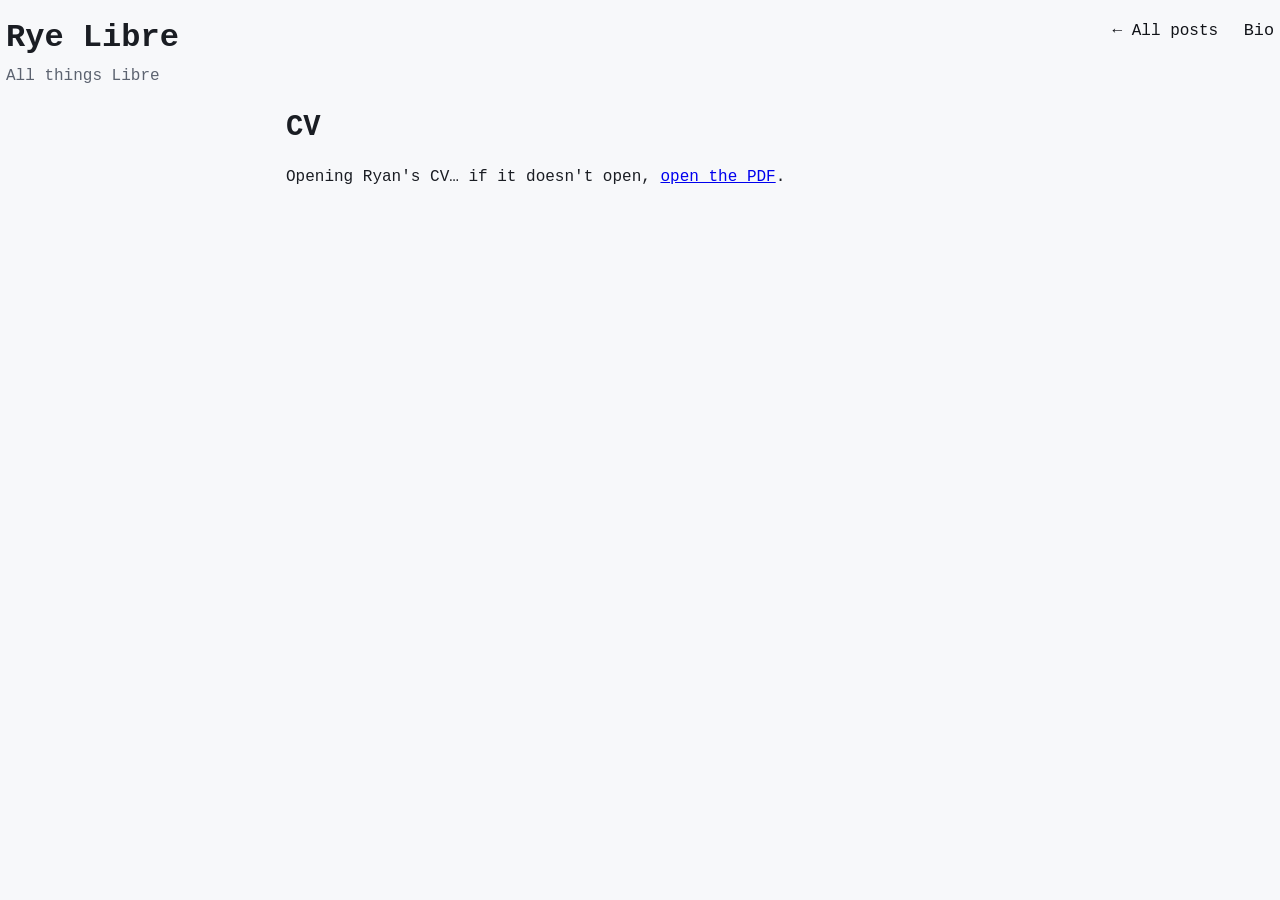
<file: CV/index.html>
<!DOCTYPE html>
<html lang="en">
<head>
<meta charset="UTF-8">
<meta name="viewport" content="width=device-width, initial-scale=1.0">
<title>CV — Rye Libre</title>
<meta name="description" content="Ryan Libre — documentary photographer, curator, educator and filmmaker. CV (PDF).">
<meta http-equiv="refresh" content="0; url=Ryan-Libre-CV.pdf">
<link rel="stylesheet" href="../css/style.css">
<link rel="icon" href="data:,">
</head>
<body>

<header class="site-header">
  <div class="wrap site-header-inner">
    <div>
      <h1 class="site-title"><a href="../index.html" class="site-title-link">Rye Libre</a></h1>
      <p class="site-subtitle">All things Libre</p>
    </div>
    <nav class="site-links">
      <a href="../index.html">&larr; All posts</a>
      <a href="../index.html?tag=Bio" class="bio-link">Bio</a>
    </nav>
  </div>
</header>

<main class="wrap post-page">
  <h1 class="post-title">CV</h1>
  <p>Opening Ryan's CV&hellip; if it doesn't open, <a href="Ryan-Libre-CV.pdf">open the PDF</a>.</p>
</main>

</body>
</html>
</file>
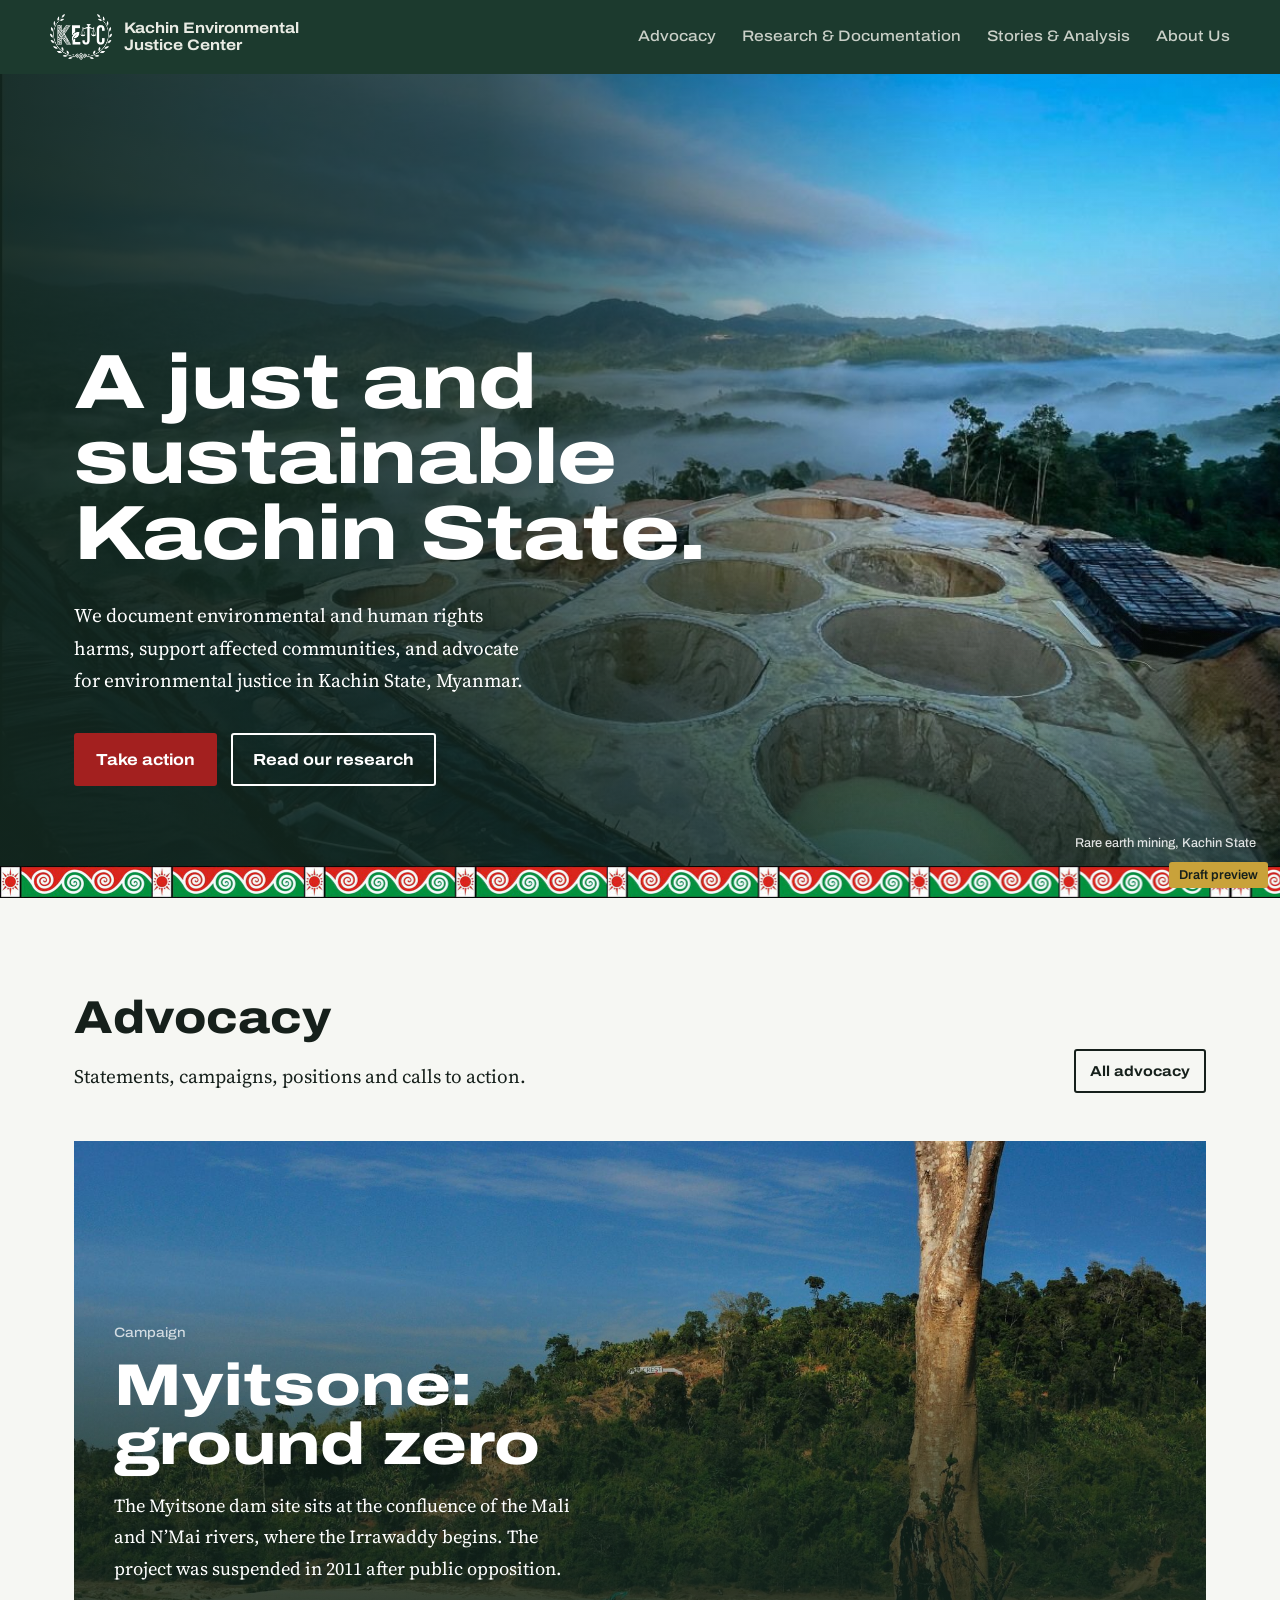
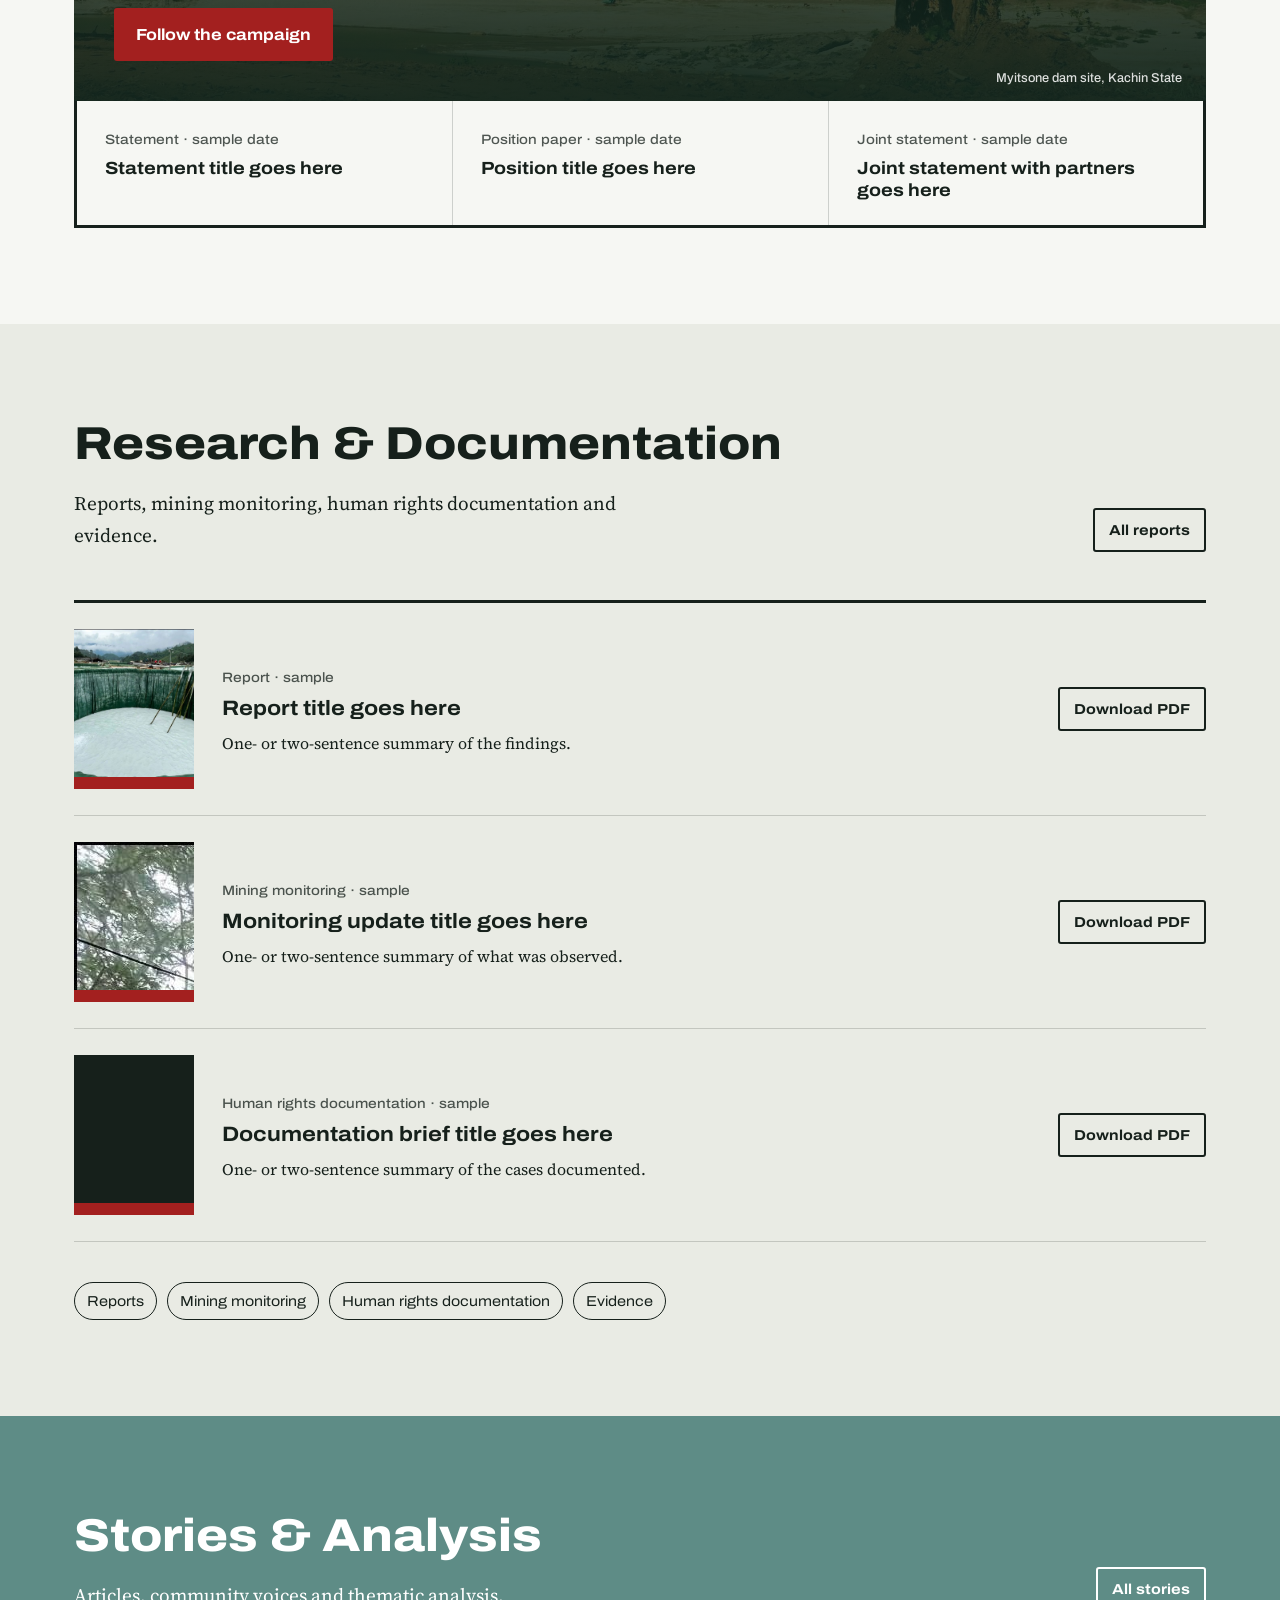
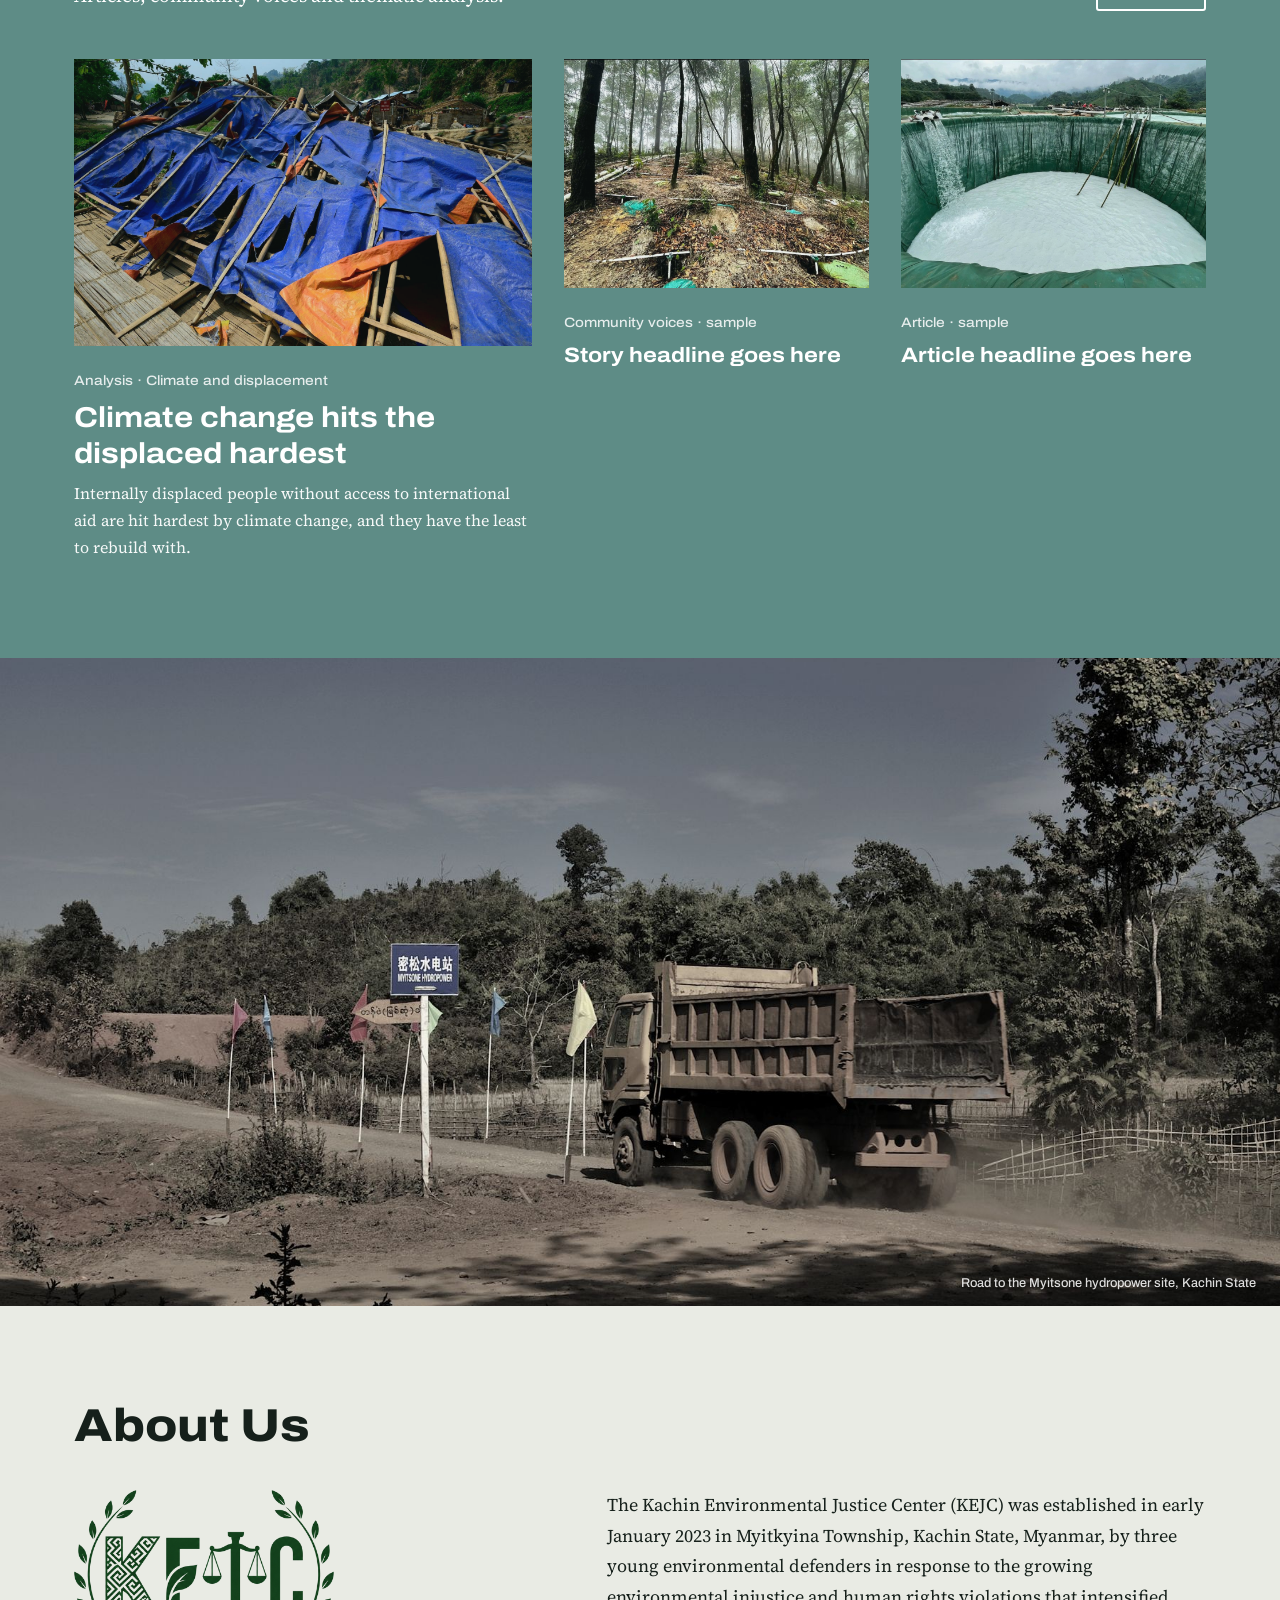
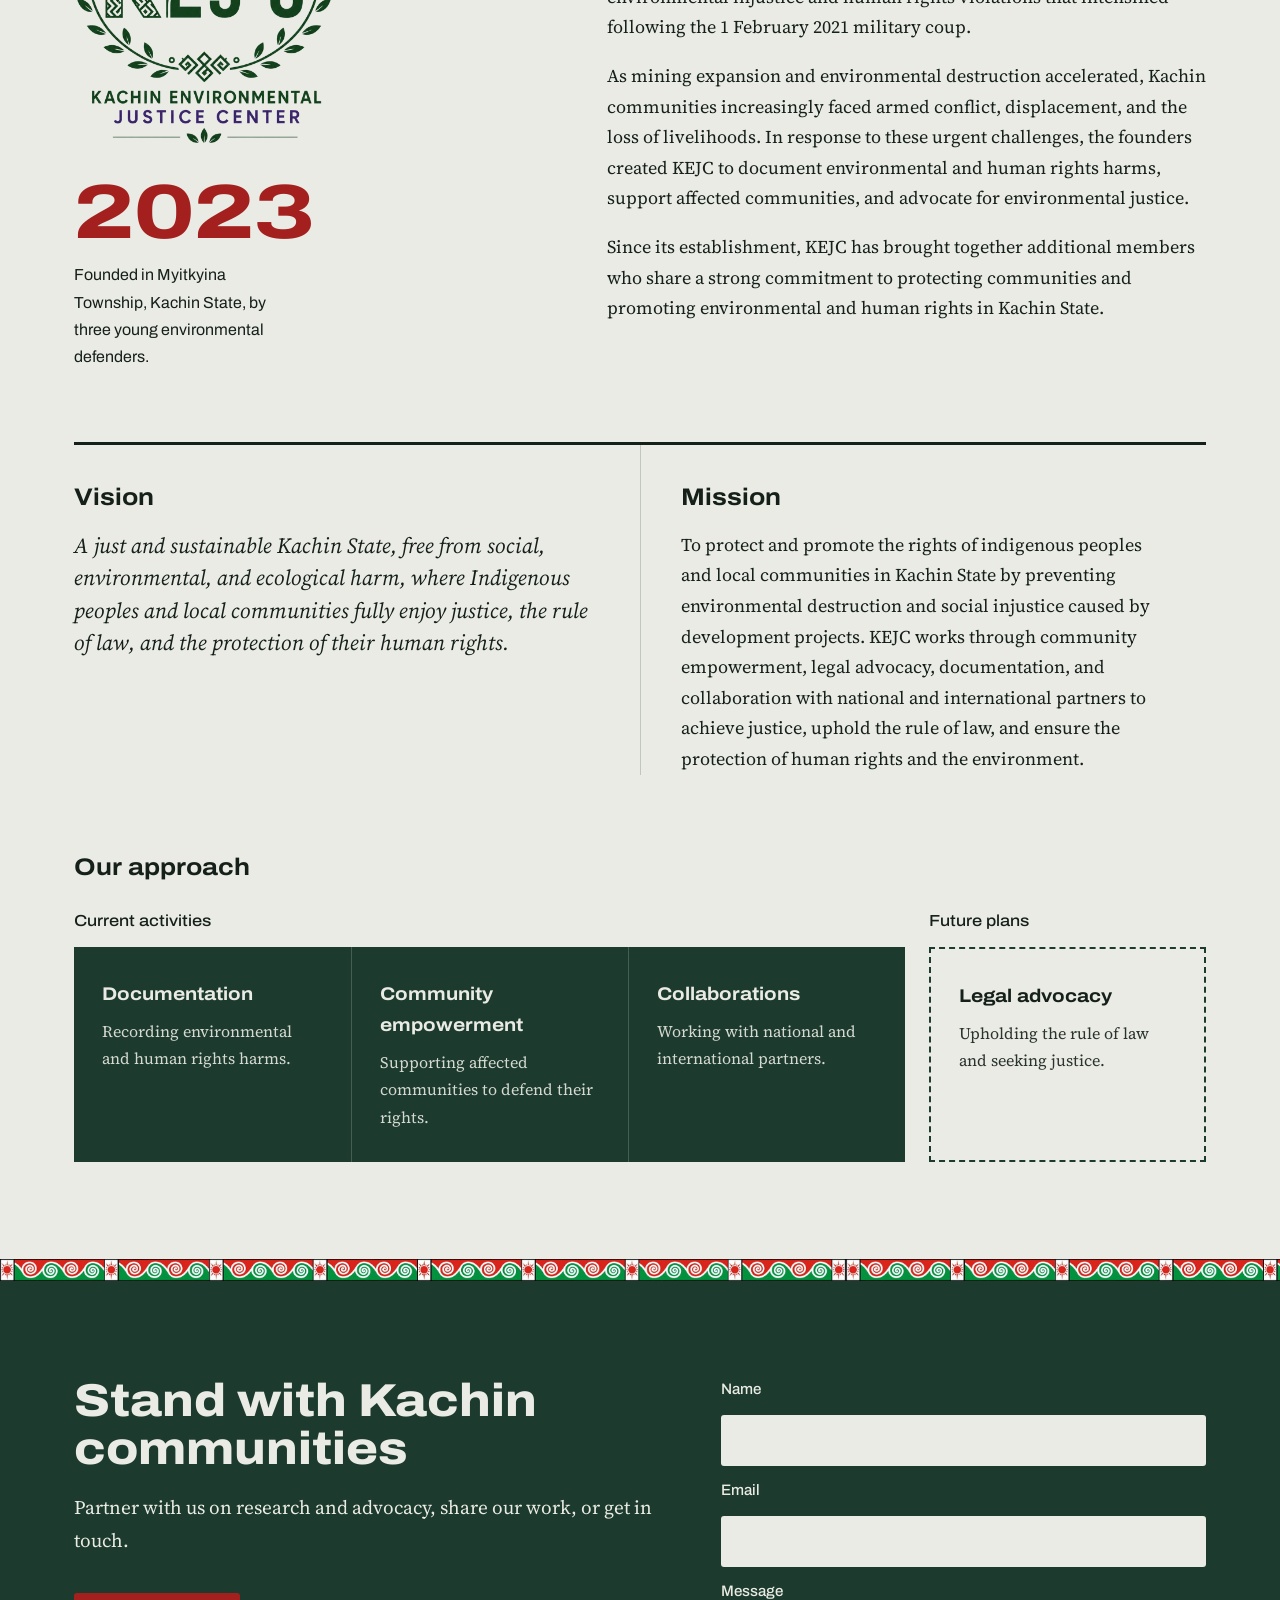
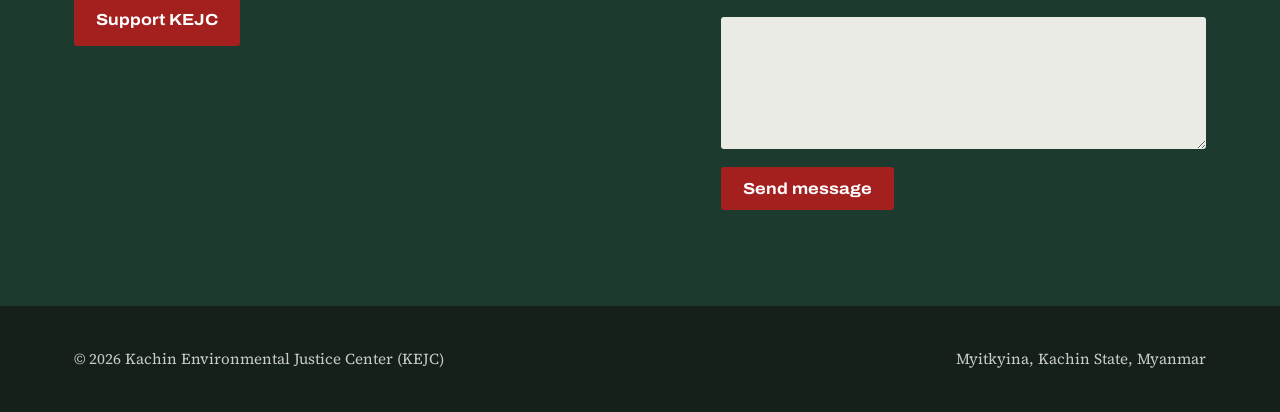
<file: kejc/index.html>
<!doctype html>
<html lang="en">
<head>
<meta charset="utf-8">
<meta name="viewport" content="width=device-width, initial-scale=1">
<link rel="icon" type="image/png" href="img/favicon.png">
<title>Kachin Environmental Justice Center (KEJC)</title>
<meta name="description" content="KEJC documents environmental and human rights harms, supports affected communities, and advocates for environmental justice in Kachin State, Myanmar.">
<link rel="preconnect" href="https://fonts.googleapis.com">
<link rel="preconnect" href="https://fonts.gstatic.com" crossorigin>
<link href="https://fonts.googleapis.com/css2?family=Archivo:wdth,wght@112,500;112,700;125,800&family=Source+Serif+4:ital,opsz,wght@0,8..60,400;0,8..60,600;1,8..60,400&display=swap" rel="stylesheet">
<style>
  :root{
    --forest:#1C3A2E; --forest-2:#24493A; --river:#5E8C86;
    --stone:#E9EBE4; --paper:#F6F7F3; --ink:#16201B;
    --red:#A3201F; --gold:#C9A23A; --rule:rgba(22,32,27,.18);
  }
  *{box-sizing:border-box;margin:0;padding:0}
  html{scroll-behavior:smooth}
  @media (prefers-reduced-motion:reduce){html{scroll-behavior:auto}}
  body{background:var(--stone);color:var(--ink);font:1.125rem/1.7 "Source Serif 4",Georgia,serif}
  a{color:inherit}
  :focus-visible{outline:3px solid var(--gold);outline-offset:3px}
  h1,h2,h3,h4,.nav,.btn,.meta,.tag{font-family:"Archivo",system-ui,sans-serif;font-stretch:112%}
  .wrap{max-width:1180px;margin:0 auto;padding:0 24px}

  /* Woven band from Kachin textile diamonds: the page's one bold motif */
  .weave{height:32px;background:#111 url("img/manau-strip.jpg") 0 0/auto 100% repeat-x}
  .weave.thin{height:22px}

  header{background:var(--forest);color:var(--stone);position:sticky;top:0;z-index:5}
  .bar{display:flex;align-items:center;justify-content:space-between;gap:24px;padding:14px 0}
  .mark{display:flex;align-items:center;gap:12px;text-decoration:none;font-family:"Archivo";font-weight:700;font-stretch:112%;line-height:1.1;font-size:.95rem}
  .mark svg{flex:none}
  .nav{display:flex;gap:26px;list-style:none;font-size:.95rem;font-weight:500}
  .nav a{text-decoration:none;opacity:.85}
  .nav a:hover{opacity:1;text-decoration:underline;text-underline-offset:5px}
  .btn{display:inline-block;padding:13px 22px;border-radius:3px;text-decoration:none;font-weight:700;font-size:1rem;border:0;cursor:pointer}
  .btn.solid{background:var(--red);color:#fff}
  .btn.solid:hover{background:#87191A}
  .btn.line{border:2px solid currentColor;padding:11px 20px}
  .btn.small{padding:8px 14px;font-size:.9rem}

  .hero{position:relative;color:#fff;min-height:min(88vh,820px);display:flex;align-items:flex-end;
    background:linear-gradient(90deg,rgba(18,38,30,.92) 0%,rgba(18,38,30,.7) 38%,rgba(18,38,30,.05) 75%),
               linear-gradient(0deg,rgba(18,38,30,.6),transparent 40%),
               url("img/hilltop-ponds.jpg") center 60%/cover var(--forest)}
  .hero .wrap{width:100%;padding-top:120px}
  .hero h1{font-size:clamp(2.5rem,6vw,5.2rem);font-weight:800;font-stretch:125%;line-height:.98;letter-spacing:-.01em;max-width:13ch}
  .hero p{max-width:46ch;margin-top:28px;font-size:1.2rem}
  .ctas{display:flex;flex-wrap:wrap;gap:14px;margin:36px 0 80px}
  .credit{position:absolute;right:24px;bottom:16px;font:500 .8rem "Archivo",sans-serif;opacity:.85}
  .photo,.story .ph.photo,.cover.photo{background-size:cover;background-position:center;background-repeat:no-repeat}

  section{padding:96px 0}
  h2{font-size:clamp(2rem,3.6vw,3rem);font-weight:800;line-height:1.05}
  .lede{max-width:62ch;margin-top:18px;font-size:1.2rem}
  .head{display:flex;justify-content:space-between;align-items:end;gap:24px;flex-wrap:wrap}

  /* Advocacy: action-led, red */
  .advocacy{background:var(--paper)}
  .callout{margin-top:48px;display:grid;grid-template-columns:1.4fr 1fr;border:3px solid var(--ink)}
  .callout .main{padding:40px;background:var(--red);color:#fff}
  .callout .main h3{font-size:clamp(1.6rem,2.6vw,2.2rem);line-height:1.15;margin:10px 0 16px}
  .callout .main .btn{background:#fff;color:var(--red);margin-top:22px}
  .callout ul{list-style:none}
  .callout li{padding:22px 28px;border-bottom:1px solid var(--rule)}
  .callout li:last-child{border-bottom:0}
  .meta{font-size:.85rem;font-weight:500;opacity:.75}
  .callout h4{font-size:1.1rem;margin-top:4px;line-height:1.3}

  /* Research: evidence-led, a report list */
  .reports{margin-top:48px;border-top:3px solid var(--ink)}
  .report{display:grid;grid-template-columns:120px 1fr auto;gap:28px;align-items:center;padding:26px 0;border-bottom:1px solid var(--rule)}
  .cover{aspect-ratio:3/4;background:var(--forest);position:relative;overflow:hidden}
  .cover::after{content:"";position:absolute;left:0;right:0;bottom:0;height:12px;background:var(--red)}
  .cover.b{background:var(--river)} .cover.c{background:var(--ink)}
  .report h3{font-size:1.3rem;line-height:1.25;margin:4px 0 8px}
  .report p{font-size:1rem;max-width:60ch}
  .tags{display:flex;gap:10px;flex-wrap:wrap;margin-top:40px}
  .tag{font-size:.9rem;padding:6px 12px;border:1px solid var(--ink);border-radius:20px;text-decoration:none}
  .tag:hover{background:var(--ink);color:var(--stone)}

  /* Stories: reading-led, river blue */
  .stories{background:var(--river);color:#fff}
  .story-grid{display:grid;grid-template-columns:1.5fr 1fr 1fr;gap:32px;margin-top:48px}
  .story .ph{aspect-ratio:4/3;background:var(--forest-2);margin-bottom:18px;display:grid;place-items:center;font-family:"Archivo";font-size:.85rem;opacity:.9}
  .story.big .ph{aspect-ratio:16/10}
  .story h3{font-size:1.3rem;line-height:1.25;margin:6px 0 8px}
  .story.big h3{font-size:1.8rem}
  .story p{font-size:1rem;opacity:.95}
  .stories .meta{opacity:.85}

  .band{position:relative;height:min(72vh,660px);background:url("img/myitsone-road.jpg") center 60%/cover var(--ink)}
  .band .credit{color:#fff;text-shadow:0 1px 3px rgba(0,0,0,.6)}
  .feature{margin-top:48px;position:relative;min-height:560px;display:flex;align-items:flex-end;color:#fff;
    background:linear-gradient(0deg,rgba(18,38,30,.95) 0%,rgba(18,38,30,.6) 45%,rgba(18,38,30,0) 75%),
               url("img/myitsone.jpg") center 50%/cover var(--forest)}
  .feature .inner{padding:40px;max-width:60ch}
  .feature h3{font-size:clamp(2.2rem,4.6vw,3.8rem);font-weight:800;font-stretch:125%;line-height:1;margin:10px 0 16px}
  .feature p{font-size:1.15rem}
  .feature .btn{margin-top:24px}
  .feature .credit{color:#fff;opacity:.85}
  .more{list-style:none;display:grid;grid-template-columns:repeat(3,1fr);border:3px solid var(--ink);border-top:0}
  .more li{padding:22px 28px}
  .more li+li{border-left:1px solid var(--rule)}
  .more h4{font-size:1.1rem;margin-top:4px;line-height:1.3}
  @media (max-width:900px){.more{grid-template-columns:1fr}.more li+li{border-left:0;border-top:1px solid var(--rule)}.feature .inner{padding:28px}}
  /* About */
  .about-grid{display:grid;grid-template-columns:1fr 1.3fr;gap:72px;margin-top:40px}
  .about-grid .story-text p+p{margin-top:1em}
  .founded{font-family:"Archivo";font-weight:800;font-stretch:125%;font-size:clamp(3rem,6vw,4.8rem);line-height:1;color:var(--red)}
  .founded-note{font-family:"Archivo";font-size:1rem;margin-top:10px;max-width:24ch}
  .vm{display:grid;grid-template-columns:1fr 1fr;margin-top:72px;border-top:3px solid var(--ink)}
  .vm div{padding:32px 40px 0 0}
  .vm div+div{padding-left:40px;border-left:1px solid var(--rule)}
  .vm h3{font-size:1.5rem;margin-bottom:12px}
  .vm .vision{font-size:1.35rem;line-height:1.5;font-style:italic}
  .approach{list-style:none;display:grid;grid-template-columns:repeat(4,1fr);gap:0;margin-top:72px;background:var(--forest);color:var(--stone)}
  .approach li{padding:32px 28px}
  .approach li+li{border-left:1px solid rgba(233,235,228,.2)}
  .approach h4{font-size:1.15rem;margin-bottom:8px}
  .approach p{font-size:1rem;opacity:.9}
  .approach-title{margin-top:72px;font-size:1.5rem}
  .approach-wrap{display:grid;grid-template-columns:3fr 1fr;gap:24px;margin-top:20px}
  .approach-wrap .approach{margin-top:0;grid-template-columns:repeat(3,1fr);height:calc(100% - 40px)}
  .approach.future{grid-template-columns:1fr;background:transparent;color:var(--ink);border:2px dashed var(--forest)}
  .phase{font-size:1rem;font-weight:500;margin-bottom:12px}
  .logo-full{width:min(260px,70%);height:auto;display:block;margin-bottom:32px}
  .mark img{flex:none;display:block}

  .join{background:var(--forest);color:var(--stone)}
  .join .wrap{display:grid;grid-template-columns:1.2fr 1fr;gap:64px}
  .join .ctas{margin-bottom:0}
  form{display:grid;gap:12px}
  label{font-family:"Archivo";font-size:.95rem;font-weight:500}
  input,textarea{width:100%;padding:12px 14px;border:0;border-radius:3px;background:var(--stone);color:var(--ink);font:inherit;font-size:1rem}
  form .btn{justify-self:start;margin-top:6px}

  footer{background:var(--ink);color:var(--stone);font-size:.95rem;padding:40px 0}
  footer .wrap{display:flex;flex-wrap:wrap;justify-content:space-between;gap:16px;opacity:.85}

  .draft{position:fixed;right:12px;bottom:12px;background:var(--gold);color:var(--ink);font:600 .8rem "Archivo",sans-serif;padding:6px 10px;border-radius:3px;z-index:9}

  @media (max-width:900px){
    .nav{display:none}
    .hero .wrap,.join .wrap,.about-grid,.callout,.vm{grid-template-columns:1fr}
    .hero .wrap{padding-top:48px;gap:0}
    .ctas{margin-bottom:40px}
    .story-grid{grid-template-columns:1fr}
    .report{grid-template-columns:72px 1fr}
    .report .btn{grid-column:2;justify-self:start}
    .vm div,.vm div+div{padding:28px 0 0;border-left:0}
    .approach,.approach-wrap,.approach-wrap .approach{grid-template-columns:1fr}
    .approach li+li{border-left:0}
    .about-grid{gap:32px}
    section{padding:64px 0}
  }
</style>
</head>
<body>

<header>
  <div class="wrap bar">
    <a class="mark" href="#top" aria-label="KEJC home">
      <img src="img/kejc-mark-white.png" alt="" width="62" height="46">
      <span>Kachin Environmental<br>Justice Center</span>
    </a>
    <ul class="nav">
      <li><a href="#advocacy">Advocacy</a></li>
      <li><a href="#research">Research &amp; Documentation</a></li>
      <li><a href="#stories">Stories &amp; Analysis</a></li>
      <li><a href="#about">About Us</a></li>
    </ul>
  </div>
</header>

<main id="top">
  <div class="hero">
    <div class="wrap">
      <h1>A just and sustainable Kachin State.</h1>
      <p>We document environmental and human rights harms, support affected communities, and advocate for environmental justice in Kachin State, Myanmar.</p>
      <div class="ctas">
        <a class="btn solid" href="#advocacy">Take action</a>
        <a class="btn line" href="#research">Read our research</a>
      </div>
    </div>
    <span class="credit">Rare earth mining, Kachin State</span>
  </div>
  <div class="weave" role="presentation"></div>

  <!-- 1. ADVOCACY -->
  <section id="advocacy" class="advocacy">
    <div class="wrap">
      <div class="head">
        <div>
          <h2>Advocacy</h2>
          <p class="lede">Statements, campaigns, positions and calls to action.</p>
        </div>
        <a class="btn line small" href="#">All advocacy</a>
      </div>
      <div class="feature" role="img" aria-label="Myitsone dam site: a lone tree on cleared ground beside the river">
        <div class="inner">
          <span class="meta">Campaign</span>
          <h3>Myitsone: ground zero</h3>
          <p>The Myitsone dam site sits at the confluence of the Mali and N’Mai rivers, where the Irrawaddy begins. The project was suspended in 2011 after public opposition.</p>
          <a class="btn solid" href="#">Follow the campaign</a>
        </div>
        <span class="credit">Myitsone dam site, Kachin State</span>
      </div>
      <ul class="more">
        <li><span class="meta">Statement · sample date</span><h4>Statement title goes here</h4></li>
        <li><span class="meta">Position paper · sample date</span><h4>Position title goes here</h4></li>
        <li><span class="meta">Joint statement · sample date</span><h4>Joint statement with partners goes here</h4></li>
      </ul>
    </div>
  </section>

  <!-- 2. RESEARCH & DOCUMENTATION -->
  <section id="research">
    <div class="wrap">
      <div class="head">
        <div>
          <h2>Research &amp; Documentation</h2>
          <p class="lede">Reports, mining monitoring, human rights documentation and evidence.</p>
        </div>
        <a class="btn line small" href="#">All reports</a>
      </div>
      <div class="reports">
        <div class="report">
          <div class="cover photo" style="background-image:url(img/leach-pond.jpg)" aria-hidden="true"></div>
          <div><span class="meta">Report · sample</span><h3>Report title goes here</h3><p>One- or two-sentence summary of the findings.</p></div>
          <a class="btn line small" href="#">Download PDF</a>
        </div>
        <div class="report">
          <div class="cover b photo" style="background-image:url(img/forest-pipes.jpg)" aria-hidden="true"></div>
          <div><span class="meta">Mining monitoring · sample</span><h3>Monitoring update title goes here</h3><p>One- or two-sentence summary of what was observed.</p></div>
          <a class="btn line small" href="#">Download PDF</a>
        </div>
        <div class="report">
          <div class="cover c" aria-hidden="true"></div>
          <div><span class="meta">Human rights documentation · sample</span><h3>Documentation brief title goes here</h3><p>One- or two-sentence summary of the cases documented.</p></div>
          <a class="btn line small" href="#">Download PDF</a>
        </div>
      </div>
      <div class="tags" aria-label="Browse by type">
        <a class="tag" href="#">Reports</a>
        <a class="tag" href="#">Mining monitoring</a>
        <a class="tag" href="#">Human rights documentation</a>
        <a class="tag" href="#">Evidence</a>
      </div>
    </div>
  </section>

  <!-- 3. STORIES & ANALYSIS -->
  <section id="stories" class="stories">
    <div class="wrap">
      <div class="head">
        <div>
          <h2>Stories &amp; Analysis</h2>
          <p class="lede">Articles, community voices and thematic analysis.</p>
        </div>
        <a class="btn line small" href="#">All stories</a>
      </div>
      <div class="story-grid">
        <article class="story big"><div class="ph photo" role="img" aria-label="Damaged bamboo and tarpaulin shelter at a displacement camp, Kachin State" style="background-image:url(img/idp-shelter.jpg)"></div><span class="meta">Analysis · Climate and displacement</span><h3>Climate change hits the displaced hardest</h3><p>Internally displaced people without access to international aid are hit hardest by climate change, and they have the least to rebuild with.</p></article>
        <article class="story"><div class="ph photo" role="img" aria-label="Rare earth mining pipes laid through forest, Kachin State" style="background-image:url(img/forest-pipes.jpg)"></div><span class="meta">Community voices · sample</span><h3>Story headline goes here</h3></article>
        <article class="story"><div class="ph photo" role="img" aria-label="Rare earth leaching pond, Kachin State" style="background-image:url(img/leach-pond.jpg)"></div><span class="meta">Article · sample</span><h3>Article headline goes here</h3></article>
      </div>
    </div>
  </section>

  <div class="band" role="img" aria-label="A dump truck passes the Myitsone Hydropower sign, Kachin State"><span class="credit">Road to the Myitsone hydropower site, Kachin State</span></div>

  <!-- 4. ABOUT US -->
  <section id="about">
    <div class="wrap">
      <h2>About Us</h2>
      <div class="about-grid">
        <div>
          <img class="logo-full" src="img/kejc-logo.png" alt="KEJC logo: Kachin Environmental Justice Center">
          <div class="founded">2023</div>
          <p class="founded-note">Founded in Myitkyina Township, Kachin State, by three young environmental defenders.</p>
        </div>
        <div class="story-text">
          <p>The Kachin Environmental Justice Center (KEJC) was established in early January 2023 in Myitkyina Township, Kachin State, Myanmar, by three young environmental defenders in response to the growing environmental injustice and human rights violations that intensified following the 1 February 2021 military coup.</p>
          <p>As mining expansion and environmental destruction accelerated, Kachin communities increasingly faced armed conflict, displacement, and the loss of livelihoods. In response to these urgent challenges, the founders created KEJC to document environmental and human rights harms, support affected communities, and advocate for environmental justice.</p>
          <p>Since its establishment, KEJC has brought together additional members who share a strong commitment to protecting communities and promoting environmental and human rights in Kachin State.</p>
        </div>
      </div>

      <div class="vm">
        <div>
          <h3>Vision</h3>
          <p class="vision">A just and sustainable Kachin State, free from social, environmental, and ecological harm, where Indigenous peoples and local communities fully enjoy justice, the rule of law, and the protection of their human rights.</p>
        </div>
        <div>
          <h3>Mission</h3>
          <p>To protect and promote the rights of indigenous peoples and local communities in Kachin State by preventing environmental destruction and social injustice caused by development projects. KEJC works through community empowerment, legal advocacy, documentation, and collaboration with national and international partners to achieve justice, uphold the rule of law, and ensure the protection of human rights and the environment.</p>
        </div>
      </div>

      <h3 class="approach-title">Our approach</h3>
      <div class="approach-wrap">
        <div>
          <h4 class="phase">Current activities</h4>
          <ul class="approach">
            <li><h4>Documentation</h4><p>Recording environmental and human rights harms.</p></li>
            <li><h4>Community empowerment</h4><p>Supporting affected communities to defend their rights.</p></li>
            <li><h4>Collaborations</h4><p>Working with national and international partners.</p></li>
          </ul>
        </div>
        <div>
          <h4 class="phase">Future plans</h4>
          <ul class="approach future">
            <li><h4>Legal advocacy</h4><p>Upholding the rule of law and seeking justice.</p></li>
          </ul>
        </div>
      </div>
    </div>
  </section>

  <div class="weave thin" role="presentation"></div>
  <section id="contact" class="join">
    <div class="wrap">
      <div>
        <h2>Stand with Kachin communities</h2>
        <p class="lede">Partner with us on research and advocacy, share our work, or get in touch.</p>
        <div class="ctas">
          <a class="btn solid" href="#">Support KEJC</a>
        </div>
      </div>
      <form onsubmit="event.preventDefault();this.querySelector('button').textContent='Message sent (demo)';">
        <label for="n">Name</label><input id="n" autocomplete="name">
        <label for="e">Email</label><input id="e" type="email" autocomplete="email">
        <label for="m">Message</label><textarea id="m" rows="4"></textarea>
        <button class="btn solid" type="submit">Send message</button>
      </form>
    </div>
  </section>
</main>

<footer>
  <div class="wrap">
    <span>© 2026 Kachin Environmental Justice Center (KEJC)</span>
    <span>Myitkyina, Kachin State, Myanmar</span>
  </div>
</footer>

<div class="draft">Draft preview</div>
</body>
</html>
</file>
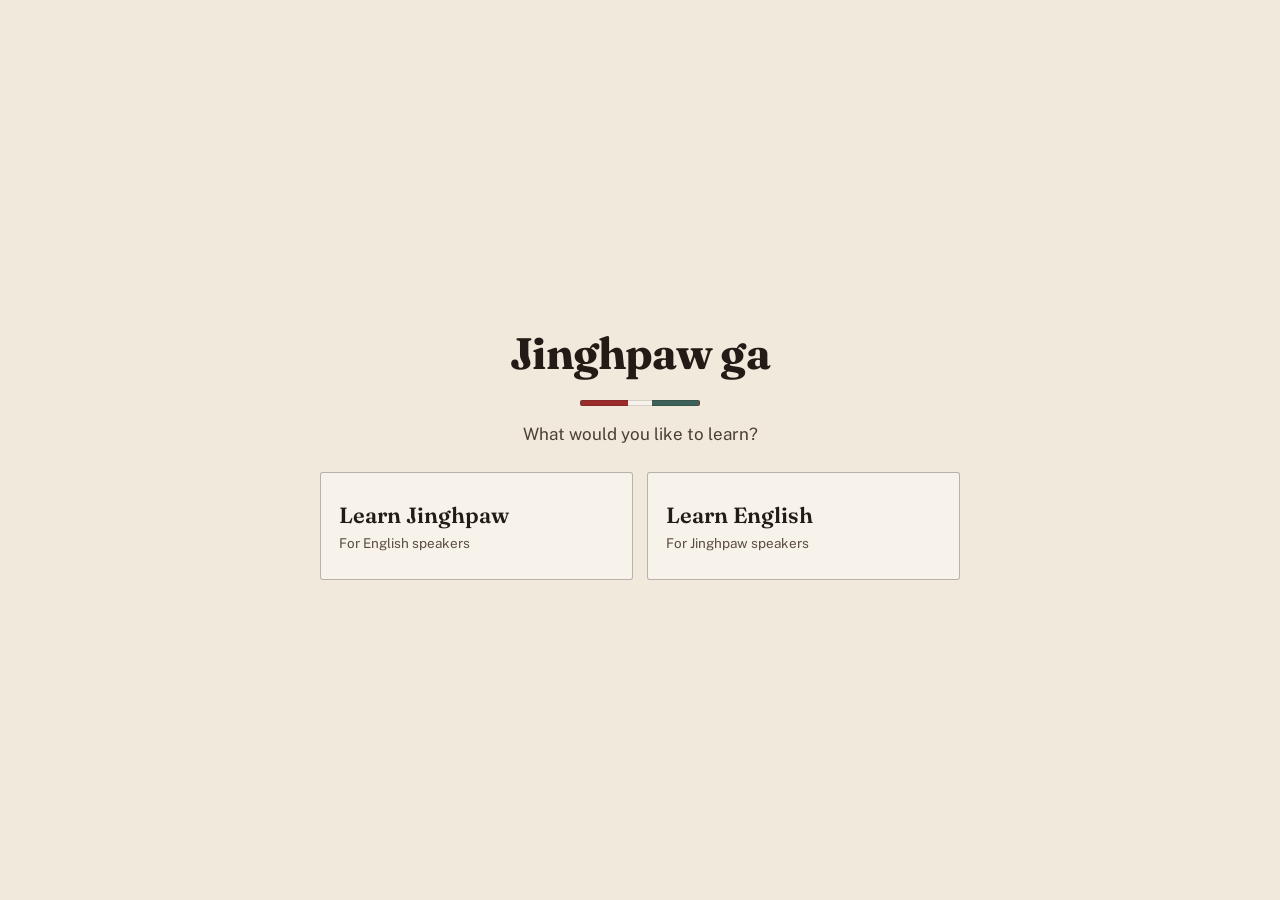
<file: apps/jinghpaw-ga/index.html>
<!DOCTYPE html>
<html lang="en">
<head>
<meta charset="UTF-8">
<meta name="viewport" content="width=device-width, initial-scale=1.0">
<title>Jinghpaw ga — Learn Jinghpaw</title>
<link rel="preconnect" href="https://fonts.googleapis.com">
<link href="https://fonts.googleapis.com/css2?family=Fraunces:ital,opsz,wght@0,9..144,400;0,9..144,600;0,9..144,700;1,9..144,500&family=Public+Sans:wght@400;500;600;700&display=swap" rel="stylesheet">
<style>
  :root{
    --cream:#F1E9DC;
    --paper:#F8F3EA;
    --ink:#221B16;
    --red:#9C2B2B;
    --red-dim:#C3A6A0;
    --jade:#3E6259;
    --brass:#B4863B;
    --line:rgba(34,27,22,0.16);
    --line-strong:rgba(34,27,22,0.3);
    --radius:3px;
  }
  *{box-sizing:border-box;}
  html,body{margin:0;padding:0;height:100%;}
  body{
    background:var(--cream);
    color:var(--ink);
    font-family:'Public Sans', sans-serif;
    font-size:16px;
    line-height:1.5;
    -webkit-font-smoothing:antialiased;
  }
  h1,h2,h3,.serif{font-family:'Fraunces', serif;}
  h1,h2,h3{margin:0 0 8px 0; font-weight:600; letter-spacing:-0.01em;}
  p{margin:0 0 12px 0;}
  button{font-family:inherit; cursor:pointer;}
  input,textarea{font-family:inherit; font-size:16px;}
  .app{display:flex; min-height:100vh;}

  /* ---- Sidebar / nav ---- */
  .rail{
    width:236px; flex:none; background:var(--ink); color:var(--paper);
    padding:22px 0 16px 0; display:flex; flex-direction:column;
    position:sticky; top:0; height:100vh; overflow-y:auto;
  }
  .rail-brand{padding:0 20px 18px 20px; border-bottom:1px solid rgba(248,243,234,0.14); margin-bottom:6px;}
  .rail-brand .jp{font-family:'Fraunces', serif; font-size:22px; font-weight:600; color:var(--paper); display:block; white-space:nowrap;}
  .rail-brand .en{font-size:12.5px; color:rgba(248,243,234,0.6); display:block; margin-top:2px;}
  .rail-stripe{height:4px; width:100%; background:linear-gradient(90deg, var(--red) 0 33%, var(--paper) 33% 66%, var(--jade) 66% 100%); opacity:0.9;}
  .rail-section-label{font-size:11.5px; color:rgba(248,243,234,0.45); padding:14px 20px 4px 20px;}
  .rail-nav{display:flex; flex-direction:column; padding:0 8px;}
  .rail-btn{
    display:flex; align-items:center; gap:9px; text-align:left; background:none; border:none;
    color:rgba(248,243,234,0.82); padding:9px 12px; border-radius:var(--radius); font-size:14.5px;
  }
  .rail-btn:hover{background:rgba(248,243,234,0.08);}
  .rail-btn.active{background:rgba(248,243,234,0.14); color:#fff; font-weight:600;}
  .rail-btn .dot{width:6px; height:6px; border-radius:50%; background:currentColor; opacity:0.5; flex:none;}
  .rail-btn.active .dot{opacity:1; background:var(--brass);}
  .rail-foot{margin-top:auto; padding:14px 20px 4px 20px; font-size:11.5px; color:rgba(248,243,234,0.4); border-top:1px solid rgba(248,243,234,0.14);}

  /* ---- Mobile top bar ---- */
  .topbar{display:none; align-items:center; justify-content:space-between; background:var(--ink); color:var(--paper); padding:12px 16px;}
  .topbar .jp{font-family:'Fraunces', serif; font-size:19px; font-weight:600;}
  .topbar button{background:none; border:1px solid rgba(248,243,234,0.4); color:var(--paper); padding:6px 10px; border-radius:var(--radius); font-size:13px;}
  .rail-backdrop{display:none;}

  /* ---- Main ---- */
  .main{flex:1; min-width:0; padding:36px 40px 80px 40px;}
  .content{max-width:760px; margin:0 auto;}
  .eyebrow{color:var(--red); font-size:13px; font-weight:600; margin-bottom:6px;}
  .lede{font-size:17px; color:#4a3f36; max-width:60ch;}

  .card{background:var(--paper); border:1px solid var(--line); border-radius:var(--radius); padding:20px;}
  .card + .card{margin-top:14px;}
  .divider{height:1px; background:var(--line); margin:26px 0;}
  .stripe-rule{height:3px; width:64px; background:linear-gradient(90deg, var(--red), var(--jade)); margin:18px 0 22px 0; border-radius:2px;}

  /* fact grid on intro */
  .facts{display:grid; grid-template-columns:repeat(3,1fr); gap:12px; margin:18px 0 8px 0;}
  .fact{border:1px solid var(--line); border-radius:var(--radius); padding:14px 16px; background:var(--paper);}
  .fact .num{font-family:'Fraunces', serif; font-size:26px; font-weight:600; color:var(--red); display:block;}
  .fact .lbl{font-size:13px; color:#5a4d42;}

  .example-sentence{border-left:3px solid var(--jade); padding:6px 0 6px 16px; margin:14px 0;}
  .example-sentence .jp{font-family:'Fraunces', serif; font-size:19px; font-style:italic;}
  .example-sentence .gloss{font-size:13.5px; color:#5a4d42; margin-top:4px;}

  /* ---- Word list ---- */
  .lesson-head{display:flex; align-items:baseline; justify-content:space-between; gap:12px; flex-wrap:wrap;}
  .word-list{list-style:none; margin:18px 0 0 0; padding:0; display:flex; flex-direction:column; gap:8px;}
  .word-row{
    display:flex; align-items:center; justify-content:space-between; gap:14px;
    border:1px solid var(--line); border-radius:var(--radius); padding:13px 16px; background:var(--paper);
  }
  .word-row .jp{font-family:'Fraunces', serif; font-size:18px; font-weight:600;}
  .word-row .en{font-size:14.5px; color:#4a3f36; margin-top:2px;}
  .word-row .note{font-size:12.5px; color:var(--brass); margin-top:3px; font-style:italic;}
  .word-actions{display:flex; gap:6px; flex:none;}
  .icon-btn{
    background:none; border:1px solid var(--line); border-radius:var(--radius); width:30px; height:30px;
    display:flex; align-items:center; justify-content:center; color:#5a4d42; font-size:14px;
  }
  .icon-btn:hover{border-color:var(--line-strong); color:var(--ink);}
  .empty-state{border:1px dashed var(--line-strong); border-radius:var(--radius); padding:26px 20px; text-align:center; color:#5a4d42; margin-top:18px;}
  .empty-state strong{display:block; color:var(--ink); font-family:'Fraunces', serif; font-size:18px; margin-bottom:6px;}

  .btn{
    border:1px solid var(--ink); background:var(--ink); color:var(--paper); padding:10px 16px;
    border-radius:var(--radius); font-size:14px; font-weight:600;
  }
  .btn:hover{opacity:0.88;}
  .btn.secondary{background:none; color:var(--ink); border:1px solid var(--line-strong);}
  .btn.secondary:hover{border-color:var(--ink);}
  .btn.small{padding:7px 12px; font-size:13px;}
  .btn.danger{background:var(--red); border-color:var(--red);}
  .audio-btn{
    border:1px solid var(--line-strong); background:var(--paper); border-radius:var(--radius);
    padding:8px 13px; font-size:13.5px; color:var(--ink); display:inline-flex; align-items:center; gap:7px;
  }
  .audio-btn:hover{border-color:var(--ink);}
  .fs-btn{background:none; border:1px solid rgba(248,243,234,0.4); color:var(--paper); border-radius:var(--radius); width:32px; height:32px; font-size:15px; display:flex; align-items:center; justify-content:center; flex:none;}
  .fs-btn:hover{background:rgba(248,243,234,0.12);}
  .file-hint{font-size:12px; color:#8a7a6c; margin-top:5px;}

  /* ---- Alphabet ---- */
  .letter-grid{display:grid; grid-template-columns:repeat(auto-fill,minmax(150px,1fr)); gap:10px; margin-top:16px;}
  .letter-card{border:1px solid var(--line); border-radius:var(--radius); padding:14px; background:var(--paper);}
  .letter-card .glyph{font-family:'Fraunces', serif; font-size:24px; font-weight:700; color:var(--red);}
  .letter-card .desc{font-size:13px; color:#5a4d42; margin-top:5px;}
  .letter-card .ex{font-size:12.5px; margin-top:6px; color:var(--jade);}

  /* ---- Practice / quiz picker ---- */
  .quiz-grid{display:grid; grid-template-columns:repeat(auto-fill,minmax(220px,1fr)); gap:12px; margin-top:16px;}
  .quiz-type-card{border:1px solid var(--line); border-radius:var(--radius); padding:16px; background:var(--paper); text-align:left;}
  .quiz-type-card:hover{border-color:var(--line-strong);}
  .quiz-type-card .t{font-family:'Fraunces', serif; font-size:17px; font-weight:600;}
  .quiz-type-card .d{font-size:13px; color:#5a4d42; margin-top:4px;}
  select.lesson-select{
    width:100%; padding:10px 12px; border:1px solid var(--line-strong); border-radius:var(--radius);
    background:var(--paper); color:var(--ink); font-size:14.5px; margin-top:6px;
  }

  /* ---- Active quiz ---- */
  .quiz-shell{max-width:640px;}
  .quiz-progress{font-size:13px; color:#5a4d42; margin-bottom:10px;}
  .quiz-prompt{font-family:'Fraunces', serif; font-size:15px; color:#5a4d42; margin-bottom:6px;}
  .quiz-word{font-family:'Fraunces', serif; font-size:32px; font-weight:600; margin-bottom:4px;}
  .quiz-note{font-size:13px; color:var(--brass); font-style:italic; margin-bottom:18px;}
  .mc-options{display:flex; flex-direction:column; gap:9px;}
  .mc-opt{
    text-align:left; padding:13px 16px; border:1px solid var(--line-strong); border-radius:var(--radius);
    background:var(--paper); font-size:15px;
  }
  .mc-opt:hover{border-color:var(--ink);}
  .mc-opt.correct{border-color:var(--jade); background:#e7efe9; color:#204036;}
  .mc-opt.wrong{border-color:var(--red); background:#f6e6e6; color:#6e2323;}
  .mc-opt[disabled]{cursor:default;}

  .type-input-row{display:flex; gap:8px; margin-top:6px;}
  .type-input-row input{flex:1; padding:12px 14px; border:1px solid var(--line-strong); border-radius:var(--radius);}
  .type-feedback{margin-top:14px; padding:12px 14px; border-radius:var(--radius); font-size:14.5px;}
  .type-feedback.good{background:#e7efe9; color:#204036; border:1px solid var(--jade);}
  .type-feedback.bad{background:#f6e6e6; color:#6e2323; border:1px solid var(--red);}

  .flash-card{
    border:1px solid var(--line-strong); border-radius:var(--radius); background:var(--paper);
    min-height:180px; display:flex; align-items:center; justify-content:center; text-align:center;
    padding:26px; cursor:pointer; flex-direction:column;
  }
  .flash-card .main-txt{font-family:'Fraunces', serif; font-size:28px; font-weight:600;}
  .flash-card .sub-txt{font-size:14px; color:#5a4d42; margin-top:8px;}
  .flash-card .hint{font-size:12px; color:var(--brass); margin-top:14px;}
  .flash-controls{display:flex; justify-content:space-between; align-items:center; margin-top:14px;}

  .match-grid{display:grid; grid-template-columns:1fr 1fr; gap:22px; margin-top:16px;}
  .match-col{display:flex; flex-direction:column; gap:8px;}
  .match-item{
    border:1px solid var(--line-strong); border-radius:var(--radius); padding:12px 14px;
    background:var(--paper); font-size:14.5px; text-align:left;
  }
  .match-item.selected{border-color:var(--brass); background:#f2e6cf;}
  .match-item.locked{border-color:var(--jade); background:#e7efe9; color:#204036; opacity:0.75;}
  .match-item.shake{animation:shake 0.32s;}
  @keyframes shake{
    0%,100%{transform:translateX(0);}
    25%{transform:translateX(-4px);}
    75%{transform:translateX(4px);}
  }
  .match-item.jp-txt{font-family:'Fraunces', serif; font-weight:600; font-size:16px;}

  .quiz-summary{text-align:center; padding:30px 10px;}
  .quiz-summary .score{font-family:'Fraunces', serif; font-size:44px; font-weight:700; color:var(--red);}

  /* ---- Modal ---- */
  .modal-backdrop{
    position:fixed; inset:0; background:rgba(34,27,22,0.5); display:flex; align-items:center; justify-content:center;
    padding:20px; z-index:50;
  }
  .modal{background:var(--paper); border-radius:var(--radius); max-width:420px; width:100%; padding:22px; border:1px solid var(--line-strong);}
  .modal h3{margin-bottom:4px;}
  .modal .field{margin-top:14px;}
  .modal label{display:block; font-size:13px; color:#5a4d42; margin-bottom:5px;}
  .modal input, .modal textarea{
    width:100%; padding:10px 12px; border:1px solid var(--line-strong); border-radius:var(--radius); background:#fff;
  }
  .modal-actions{display:flex; justify-content:flex-end; gap:8px; margin-top:20px;}

  .toast{
    position:fixed; bottom:20px; left:50%; transform:translateX(-50%); background:var(--ink); color:var(--paper);
    padding:10px 18px; border-radius:var(--radius); font-size:13.5px; z-index:60; opacity:0; transition:opacity .2s;
  }
  .toast.show{opacity:1;}

  .loading-note{color:#5a4d42; font-size:14px; padding:40px 0;}

  @media (max-width:820px){
    .rail{position:fixed; left:0; top:0; transform:translateX(-100%); transition:transform .18s ease; z-index:40; width:250px;}
    .rail.open{transform:translateX(0);}
    .rail-backdrop.open{display:block; position:fixed; inset:0; background:rgba(0,0,0,0.35); z-index:39;}
    .topbar{display:flex; position:sticky; top:0; z-index:20;}
    .main{padding:22px 16px 70px 16px;}
    .facts{grid-template-columns:1fr 1fr;}
    .match-grid{gap:10px;}
  }

  .muted{color:#8a7a6c; font-style:italic;}
  .muted-strong{color:#5a4d42; font-size:14px;}
  .mode-switch{display:flex; gap:6px; padding:12px 12px 2px 12px;}
  .mode-btn{flex:1; background:none; border:1px solid rgba(248,243,234,0.28); color:rgba(248,243,234,0.8); padding:8px 6px; border-radius:var(--radius); font-size:13px; font-weight:600;}
  .mode-btn:hover{border-color:rgba(248,243,234,0.6);}
  .mode-btn.on{background:var(--paper); color:var(--ink); border-color:var(--paper);}
  .rail-link{background:none; border:none; color:rgba(248,243,234,0.8); text-decoration:underline; padding:0; font-size:12.5px; text-align:left;}
  .rail-link.active{color:#fff; font-weight:600;}
  .welcome{min-height:100vh; display:flex; align-items:center; justify-content:center; padding:30px; background:var(--cream);}
  .welcome-inner{max-width:640px; width:100%; text-align:center;}
  .welcome-brand{font-family:'Fraunces', serif; font-size:44px; font-weight:700; letter-spacing:-0.02em;}
  .welcome-stripe{height:6px; width:120px; margin:14px auto 0; background:linear-gradient(90deg, var(--red) 0 40%, var(--paper) 40% 60%, var(--jade) 60% 100%); border-radius:2px; border:1px solid var(--line);}
  .choice-grid{display:grid; grid-template-columns:1fr 1fr; gap:14px;}
  .choice{background:var(--paper); border:1px solid var(--line-strong); border-radius:var(--radius); padding:28px 18px; text-align:center; display:flex; flex-direction:column; gap:6px; color:var(--ink);}
  .choice:hover{border-color:var(--ink);}
  .choice .c-title{font-family:'Fraunces', serif; font-size:22px; font-weight:600;}
  .choice .c-sub{font-size:13.5px; color:#5a4d42;}
  .tr-bar{display:flex; justify-content:space-between; align-items:center; gap:10px; flex-wrap:wrap; margin-bottom:6px;}
  .tr-row{display:grid; grid-template-columns:1fr 1fr; gap:14px; align-items:start; padding:10px 0; border-bottom:1px solid var(--line);}
  .tr-en{font-size:14.5px; color:#4a3f36; padding-top:9px;}
  .tr-row input,.tr-row textarea{width:100%; padding:9px 11px; border:1px solid var(--line-strong); border-radius:var(--radius); background:#fff; font-family:inherit; font-size:15px;}
  @media (max-width:820px){ .choice-grid{grid-template-columns:1fr;} .tr-row{grid-template-columns:1fr; gap:6px;} .tr-en{padding-top:0;} }

  .lesson-actions{display:flex; gap:8px; flex-wrap:wrap;}
  .icon-btn.rec{color:var(--red);}
  .rec-row{display:flex; align-items:center; gap:12px; margin:10px 0;}
  .rec-btn{min-width:110px;}
  .rec-btn.live{background:var(--red); border-color:var(--red); color:#fff;}
  .rec-time{font-variant-numeric:tabular-nums; color:var(--red); font-weight:600; font-size:14px;}
  .rec-word{font-family:'Fraunces', serif; font-size:34px; font-weight:600; margin:10px 0 2px 0;}
  .rec-sub{color:#5a4d42; margin-bottom:10px;}
</style>
</head>
<body>
<div id="root"></div>

<script>
/* Local storage for the desktop app: same interface the app already uses, backed by IndexedDB */
(function(){
  if(window.storage) return;
  var dbp=null;
  function open(){
    if(dbp) return dbp;
    dbp = new Promise(function(res,rej){
      var r = indexedDB.open('jinghpaw',1);
      r.onupgradeneeded = function(){ r.result.createObjectStore('kv'); };
      r.onsuccess = function(){ res(r.result); };
      r.onerror = function(){ rej(r.error); };
    });
    return dbp;
  }
  function tx(mode, fn){
    return open().then(function(db){
      return new Promise(function(res,rej){
        var t = db.transaction('kv', mode);
        var req = fn(t.objectStore('kv'));
        t.oncomplete = function(){ res(req.result); };
        t.onerror = function(){ rej(t.error); };
      });
    });
  }
  window.storage = {
    get:function(k){ return tx('readonly', function(s){ return s.get(k); }).then(function(v){ if(v===undefined) throw new Error('not found'); return {key:k, value:v}; }); },
    set:function(k,v){ return tx('readwrite', function(s){ return s.put(v,k); }).then(function(){ return {key:k, value:v}; }); },
    delete:function(k){ return tx('readwrite', function(s){ return s.delete(k); }).then(function(){ return {key:k, deleted:true}; }); }
  };
})();
</script>
<script>
(function(){
"use strict";

/* =====================================================================
   INTERFACE STRINGS (learner-facing). English defaults here.
   When someone learns English, each string can be replaced with Jinghpaw
   from the "Edit Jinghpaw interface text" screen.
   ===================================================================== */
var UI = {
  'nav.lessons':'Lessons',
  'nav.practice':'Practice',
  'nav.intro':'Intro',
  'nav.alphabet':'Alphabet',
  'nav.quizzes':'Quizzes',
  'nav.menu':'Menu',
  'mode.jinghpaw':'Learn Jinghpaw',
  'mode.english':'Learn English',
  'brand.taglineEn':'Learn English',
  'intro.en.eyebrow':'Welcome',
  'intro.en.title':'Learn English',
  'intro.en.lede':'English is spoken in many countries around the world. Start with the alphabet, then learn words by topic.',
  'intro.en.how':'Choose a lesson on the left. When you are ready, test yourself in Quizzes.',
  'intro.en.count':'{n} words ready to practice',
  'lesson.label':'Lesson',
  'lesson.empty.title':'No words here yet',
  'lesson.empty.body':'Words will appear here soon.',
  'lesson.noGloss':'(Jinghpaw meaning not added yet)',
  'practice.eyebrow':'Practice',
  'practice.title':'Quizzes',
  'practice.lede':'Pick a lesson and a quiz type. A lesson needs at least 3 words to practice.',
  'practice.lessonLabel':'Lesson',
  'practice.all':'All lessons mixed together',
  'practice.words':'words',
  'practice.needsMore':'needs more',
  'qt.mc.title':'Multiple choice',
  'qt.mc.desc':'Pick the right meaning from four options.',
  'qt.match.title':'Pair matching',
  'qt.match.desc':'Tap a word, then its match.',
  'qt.flash.title':'Flashcards',
  'qt.flash.desc':'Flip through cards and check yourself.',
  'qt.type.title':'Type the word',
  'qt.type.desc':'Type the word from its meaning.',
  'quiz.word':'Word',
  'quiz.of':'of',
  'quiz.score':'Score',
  'quiz.whatMean':'What does this mean?',
  'quiz.howSayJp':'How do you say this in Jinghpaw?',
  'quiz.howSayEn':'How do you say this in English?',
  'quiz.typePromptJp':'Type the Jinghpaw word for:',
  'quiz.typePromptEn':'Type the English word for:',
  'quiz.placeholder':'Type here…',
  'quiz.check':'Check',
  'quiz.correct':'Correct!',
  'quiz.notQuite':'Not quite — the answer is',
  'quiz.next':'Next',
  'quiz.tapReveal':'Tap to see the meaning',
  'quiz.tapBack':'Tap to go back',
  'quiz.knew':'I knew it ✓',
  'quiz.learning':'Still learning →',
  'quiz.matched':'Matched',
  'quiz.done':'Done',
  'quiz.niceWork':'Nice work.',
  'quiz.allMatched':'All {n} pairs matched in {m} tries.',
  'quiz.again':'Go again',
  'quiz.choose':'Choose another',
  'quiz.back':'Back to Quizzes',
  'quiz.play':'Play',
  'quiz.hear':'Hear it',
  'toast.needThree':'This lesson needs at least 3 words first.'
};

/* =====================================================================
   SEED CONTENT
   course: 'both' (default) | 'jp' (only when learning Jinghpaw) | 'en' (only when learning English)
   ===================================================================== */
function W(id, jp, en, note, course){
  var o = {id:id, jp:jp, en:en};
  if(note) o.note = note;
  if(course) o.course = course;
  return o;
}
function EW(id, en, noteEn){
  var o = {id:id, jp:'', en:en};
  if(noteEn) o.noteEn = noteEn;
  return o;
}
function alphaItems(){
  var L = 'ABCDEFGHIJKLMNOPQRSTUVWXYZ'.split('');
  var ex = ['apple','ball','cat','dog','egg','fish','goat','hat','ice','jar','kite','lamp','moon','nest','orange','pen','queen','rain','sun','tree','umbrella','van','water','box','yellow','zebra'];
  return L.map(function(l,i){ return EW('ea_'+l.toLowerCase(), l+' '+l.toLowerCase(), ex[i]); });
}
function topicCat(id, pre, title, blurb, words){
  return {id:id, title:title, blurb:blurb, items: words.map(function(w,i){ return W(pre+(i+1), '', w); })};
}
function seedCategories(){
  return [
    {id:'en-alphabet', course:'en', title:'English Alphabet', blurb:'', items: alphaItems()},
    {
      id:'greetings', title:'Greetings & Everyday Phrases',
      blurb:'Jinghpaw does not really use a word for "hello" — people greet each other with questions instead.',
      items:[
        W('g1','Kaja ai i?','How are you?','Literally: "Is it good?"'),
        W('g2','Shat sha ngut sai i?','Have you eaten?'),
        W('g3','N sha shi ai.',"I haven't eaten yet."),
        W('g4','Gara de sa na rai?','Where are you going?'),
        W('g5','Chyeju kaba sai.','Thank you.'),
        W('g6','N ra ai.',"You're welcome."),
        W('g7','Bai hkrum ga.','See you (again).')
      ]
    },
    {
      id:'numbers', title:'Numbers',
      blurb:'The confirmed set below runs 1–10, plus 20 and 100. The numbers in between (11–19, 21–99, and other tens) still need to be added — this is a good one for you to help fill in.',
      items:[
        W('n1','langai','one (1)'), W('n2','lahkawng','two (2)'), W('n3','masum','three (3)'),
        W('n4','mali','four (4)'), W('n5','manga','five (5)'), W('n6','kru','six (6)'),
        W('n7','sanit','seven (7)'), W('n8','matsat','eight (8)'), W('n9','jahku','nine (9)'),
        W('n10','shi','ten (10)','same spelling as "shi" (he/she) — tone tells them apart'),
        W('n20','hkun','twenty (20)'), W('n100','latsa','one hundred (100)')
      ]
    },
    {
      id:'colors', title:'Colors', blurb:'',
      items:[
        W('c1','hpraw','white'), W('c2','chyang','black'), W('c3','hkyeng','red'),
        W('c4','tsit','green'), W('c5','htoi','yellow'), W('c6','mut','blue / brown / grey')
      ]
    },
    {
      id:'people', title:'People & Pronouns', blurb:'',
      items:[
        W('p1','ngai','I'), W('p2','nang','you (singular)'),
        W('p3','shi','he / she','same spelling as "shi" (ten) — tone tells them apart'),
        W('p4','an','we two',null,'jp'), W('p5','nan','you two',null,'jp'), W('p6','shan','they two',null,'jp'),
        W('p7','anhte','we (all of us)'), W('p8','nanhte','you (plural)'), W('p9','shanhte','they (all of them)')
      ]
    },
    {
      id:'family', title:'Family', blurb:'',
      items:[
        W('f1','nu','mother'),
        W('f2','wa','father','also means "pig" — tone tells them apart'),
        W('f3','hpu','elder brother'), W('f4','na','elder sister'), W('f5','nau','elder siblings'),
        W('f6','sha','child'), W('f7','ji','grandfather'), W('f8','dwi','grandmother'),
        W('f9','shu','grandchild','also means "frog" — tone tells them apart')
      ]
    },
    {
      id:'body', title:'Body Parts', blurb:'',
      items:[
        W('b1','baw','head'), W('b2','myi','eye'),
        W('b3','na','ear','also means "elder sister" — tone tells them apart'),
        W('b4','ladi','nose'), W('b5','n-gup','mouth'), W('b6','nten','lips'),
        W('b7','shabyi','cheek'), W('b8','myi man','face'), W('b9','du','neck'),
        W('b10','hkum','body'), W('b11','kan','belly'), W('b12','lata','hand(s)'),
        W('b13','lagaw','feet'), W('b14','kara','hair'), W('b15','sai','blood')
      ]
    },
    {
      id:'animals', title:'Animals & Nature', blurb:'',
      items:[
        W('a1','u','bird'),
        W('a2','wa','pig','also means "father" — tone tells them apart'),
        W('a3','nga','cow'), W('a4','gwi','dog'), W('a5','lanyau','cat'), W('a6','gumra','horse'),
        W('a7','sharaw','tiger'), W('a8','yu','rat'), W('a9','hpun','tree'), W('a10','tsing','grass'),
        W('a11','nampan','flower'), W('a12','kawa','bamboo'), W('a13','namsi','fruit')
      ]
    },
    {
      id:'questions', title:'Question Words', blurb:'',
      items:[
        W('q1','hpa','what'), W('q2','kadai','who'), W('q3','gara','where'), W('q4','galoi','when'),
        W('q5','gade','how many'), W('q6','ganing','how'), W('q7','ndai','this'), W('q8','dai','that')
      ]
    },
    {
      id:'food', title:'Food',
      blurb:'Not filled in yet — add the words you know and they will show up in lessons and quizzes right away.',
      items:[ W('fd1','shat','rice / food (cooked)','from "sha" (eat) — shat is literally "the eaten thing"') ]
    },
    {
      id:'cooking', title:'Cooking',
      blurb:'Not filled in yet — add the words you know and they will show up in lessons and quizzes right away.',
      items:[ W('ck1','sha','to eat','root of "shat," food') ]
    },
    {
      id:'time', title:'Time of Day',
      blurb:'Not filled in yet — add the words you know and they will show up in lessons and quizzes right away.',
      items:[]
    },
    /* topics added in the second round: English filled in, Jinghpaw left blank for the editor */
    topicCat('weather','wea',"Weather","Words for the weather and the seasons.",["weather", "sky", "sun", "moon", "cloud", "rain", "wind", "storm", "thunder", "lightning", "fog", "snow", "ice", "hot", "cold", "warm", "cool", "wet", "dry", "flood", "rainy season", "dry season", "cold season", "It is raining.", "It is hot today.", "Will it rain tomorrow?"]),
    topicCat('government','gov',"Government","Words about government, law and public life.",["government", "country", "state", "capital", "village", "president", "minister", "leader", "parliament", "council", "law", "constitution", "court", "judge", "police", "election", "vote", "party", "citizen", "tax", "flag", "border", "identity card", "rights", "federal union", "public service"]),
    topicCat('revolution','rev',"Revolutionary Vocabulary","Words used in the struggle for freedom and democracy.",["revolution", "resistance", "freedom", "independence", "democracy", "justice", "equality", "human rights", "self-determination", "unity", "struggle", "peace", "ceasefire", "protest", "strike", "civil disobedience", "military coup", "dictatorship", "oppression", "junta", "soldier", "army", "volunteer", "comrade", "martyr", "refugee", "displaced person", "victory", "people's defence", "federal democracy"]),
    topicCat('home','hom',"Home & Household","Jinghpaw words still to be added.",["house", "room", "door", "window", "roof", "floor", "wall", "bed", "blanket", "pillow", "mat", "table", "chair", "kitchen", "kitchen tools", "pot", "pan", "knife", "spoon", "plate", "bowl", "cup", "basket", "water", "fire", "firewood", "lamp", "electricity", "broom", "key", "toilet", "bathroom"]),
    topicCat('places','pla',"Places","Jinghpaw words still to be added.",["village", "town", "city", "church", "school", "market", "shop", "road", "bridge", "hospital", "office", "house", "home", "field", "garden", "camp", "border", "airport", "bus station", "harbour"]),
    topicCat('nature','nat',"Nature","Jinghpaw words still to be added.",["river", "mountain", "hill", "valley", "lake", "stream", "waterfall", "forest", "tree", "flower", "grass", "leaf", "rock", "stone", "sand", "soil", "sun", "moon", "star", "sky", "fire", "water", "air", "jungle", "cave", "path"]),
    topicCat('land','lan',"Land & Farming","Jinghpaw words still to be added.",["rice field", "rice", "seeds", "plant", "harvest", "farmer", "buffalo", "cow", "pig", "chicken", "horse", "plough", "hoe", "knife", "axe", "basket", "tools", "forest", "shifting cultivation", "garden", "vegetables", "fruit", "orchard", "fence", "irrigation", "fertiliser", "season", "crop"]),
    topicCat('clothing','clo',"Clothing","Jinghpaw words still to be added.",["clothes", "sarong", "headband", "bag", "jewelry", "Kachin dress", "shirt", "jacket", "trousers", "skirt", "shoes", "sandals", "hat", "scarf", "belt", "necklace", "earrings", "bracelet", "silver", "weaving", "cloth", "thread", "traditional dress", "dress for festivals", "meaning of the patterns"]),
    topicCat('health','hea',"Health","Useful in a war and displacement setting.",["sick", "healthy", "fever", "pain", "headache", "stomachache", "cough", "cold", "wound", "blood", "bandage", "hospital", "clinic", "medicine", "doctor", "nurse", "first aid", "injection", "pregnant", "baby", "clean water", "hunger", "malaria", "emergency", "I need help.", "Where does it hurt?", "Call a doctor."]),
    topicCat('travel','tra',"Travel","Jinghpaw words still to be added.",["left", "right", "straight", "near", "far", "here", "there", "north", "south", "east", "west", "car", "motorbike", "bicycle", "bus", "boat", "train", "plane", "ticket", "road", "map", "border crossing", "passport", "checkpoint", "Where is…?", "How far is it?", "I am lost.", "Stop here."]),
    topicCat('shopping','sho',"Shopping","Jinghpaw words still to be added.",["how much", "money", "price", "expensive", "cheap", "buy", "sell", "pay", "change", "discount", "market", "shop", "bag", "weight", "too much", "a little", "more", "less", "Do you have…?", "I want this.", "I do not want this.", "Too expensive.", "Can you lower the price?", "It is free."]),
    topicCat('verbs','ver',"Verbs","Jinghpaw words still to be added.",["go", "come", "eat", "drink", "sleep", "work", "speak", "give", "take", "learn", "see", "hear", "know", "want", "like", "have", "be", "make", "sit", "stand", "walk", "run", "read", "write", "buy", "sell", "wait", "help", "ask", "answer", "live", "die", "love", "cook", "wash", "open", "close", "think", "laugh", "cry"]),
    topicCat('adjectives','adj',"Adjectives","Jinghpaw words still to be added.",["big", "small", "good", "bad", "new", "old", "fast", "slow", "many", "few", "long", "short", "tall", "high", "low", "heavy", "light", "hot", "cold", "young", "beautiful", "clean", "dirty", "easy", "difficult", "full", "empty", "same", "different"]),
    topicCat('culture','cul',"Culture & Festivals","Jinghpaw words still to be added.",["Manau festival", "Manau pole", "Kachin clans", "Jinghpaw", "Maru", "Lashi", "Zaiwa", "Rawang", "Lisu", "traditional songs", "dance", "drum", "community life", "elder", "ancestors", "wedding", "funeral", "church", "hymn", "Christmas", "Easter", "Kachin State Day", "storytelling", "village chief", "custom"]),
    {
      id:'en-days', course:'en', title:'Days of the Week', blurb:'',
      items:['Monday','Tuesday','Wednesday','Thursday','Friday','Saturday','Sunday'].map(function(d){ return EW('ed_'+d.toLowerCase(), d); })
    },
    {
      id:'en-months', course:'en', title:'Months of the Year', blurb:'',
      items:['January','February','March','April','May','June','July','August','September','October','November','December'].map(function(m){ return EW('em_'+m.toLowerCase(), m); })
    },
    {
      id:'en-phrases', course:'en', title:'Useful English Phrases', blurb:'',
      items:[
        EW('ep1','Hello.'), EW('ep2','Good morning.'), EW('ep3','Good evening.'), EW('ep4','Goodbye.'),
        EW('ep5','Please.'), EW('ep6','Excuse me.'), EW('ep7','Sorry.'),
        EW('ep8','My name is ___.'), EW('ep9','What is your name?'),
        EW('ep10',"I don't understand."), EW('ep11','Please say it again.'),
        EW('ep12','How do you say ___ in English?'), EW('ep13','Where is the toilet?'),
        EW('ep14','How much is this?'), EW('ep15','I need help.')
      ]
    }
  ];
}

/* Bring older saved content up to date WITHOUT overwriting the user's edits */
function migrate(stored){
  var seed = seedCategories();
  var byId = {};
  stored.forEach(function(c){ byId[c.id] = c; });
  var result = [];
  seed.forEach(function(sc){
    var ex = byId[sc.id];
    if(ex){
      if(!ex.course && sc.course) ex.course = sc.course;
      ex.items.forEach(function(it){
        var si = null;
        sc.items.forEach(function(s){ if(s.id===it.id) si = s; });
        if(si && si.course && !it.course) it.course = si.course;
      });
      result.push(ex);
      delete byId[sc.id];
    } else {
      result.push(sc);
    }
  });
  Object.keys(byId).forEach(function(id){ result.push(byId[id]); });
  result.forEach(function(c){
    if(c.id==='greetings'){
      c.items.forEach(function(it){
        if(it.id==='g1' && it.en==='How are you? (lit. "Is it good?")'){
          it.en = 'How are you?';
          it.note = 'Literally: "Is it good?"';
        }
      });
    }
  });
  return result;
}

var ALPHABET = {
  intro:'Jinghpaw is written with a Latin-based alphabet created by missionary linguist Ola Hanson in the 1890s, later reformed in 1965. It uses ordinary Roman letters plus a set of two- and three-letter combinations for sounds English doesn\'t mark separately. Tones — which change a word\'s meaning — are not written at all, which is why you\'ll spot several "homographs" in the lessons.',
  vowels:[
    {letter:'a', desc:'like "a" in father', ex:{jp:'baw', en:'head'}},
    {letter:'e', desc:'like "e" in bed', ex:{jp:'nten', en:'lips'}},
    {letter:'i', desc:'like "ee" in see', ex:{jp:'myi', en:'eye'}},
    {letter:'aw', desc:'like "aw" in law', ex:{jp:'baw', en:'head'}},
    {letter:'u', desc:'like "oo" in food', ex:{jp:'u', en:'bird'}},
    {letter:'ă', desc:'a short, unstressed schwa sound; rarely written', ex:null}
  ],
  diphthongs:[
    {letter:'ai', desc:'like "eye"', ex:{jp:'kadai', en:'who'}},
    {letter:'au', desc:'like "ow" in how', ex:null},
    {letter:'oi', desc:'like "oy" in boy', ex:null},
    {letter:'wi', desc:'like "wee"', ex:null}
  ],
  consonants:[
    {letter:'b', desc:'as in English "b"', ex:{jp:'baw', en:'head'}},
    {letter:'p', desc:'unaspirated p, softer than English p', ex:null},
    {letter:'hp', desc:'aspirated p, with a puff of air', ex:{jp:'hpu', en:'elder brother'}},
    {letter:'t', desc:'unaspirated t', ex:null},
    {letter:'d', desc:'as in English "d"', ex:{jp:'dai', en:'that'}},
    {letter:'ht', desc:'aspirated t, with a puff of air', ex:{jp:'htoi', en:'yellow'}},
    {letter:'ts', desc:'like "ts" in cats', ex:{jp:'tsit', en:'green'}},
    {letter:'z', desc:'as in English "z"', ex:null},
    {letter:'chy', desc:'like a soft "ch"', ex:{jp:'chyang', en:'black'}},
    {letter:'j', desc:'as in English "j"', ex:{jp:'ji', en:'grandfather'}},
    {letter:'k', desc:'unaspirated k', ex:{jp:'kara', en:'hair'}},
    {letter:'g', desc:'as in English "g"', ex:{jp:'gara', en:'where'}},
    {letter:'hk', desc:'aspirated k, with a puff of air', ex:{jp:'hkum', en:'body'}},
    {letter:'s', desc:'as in English "s"', ex:{jp:'sai', en:'blood'}},
    {letter:'sh', desc:'as in English "sh"', ex:{jp:'shi', en:'ten / he,she'}},
    {letter:'m', desc:'as in English "m"', ex:{jp:'myi', en:'eye'}},
    {letter:'n', desc:'as in English "n"', ex:{jp:'nu', en:'mother'}},
    {letter:'ng', desc:'like "ng" in singer, used at the start of a word', ex:{jp:'ngai', en:'I'}},
    {letter:'r', desc:'a light, often trilled r', ex:null},
    {letter:'l', desc:'as in English "l"', ex:{jp:'lata', en:'hand(s)'}},
    {letter:'w', desc:'as in English "w"', ex:{jp:'wa', en:'father / pig'}},
    {letter:'y', desc:'as in English "y"', ex:{jp:'yu', en:'rat'}}
  ]
};

/* =====================================================================
   STORAGE (window.storage is provided by the host, or by the IndexedDB
   shim included at the top of the page)
   ===================================================================== */
var storageAvailable = !!(window.storage && window.storage.get && window.storage.set);

/* Editing tools (add/edit/delete/record/backup) are shown in the desktop app and on localhost.
   On a public website they are hidden for visitors; open the page with ?edit=1 to turn them on
   in your own browser (?edit=0 turns them off again). */
function computeEditor(){
  try{
    var q = location.search || '';
    if(/[?&]edit=0(&|$)/.test(q)){ try{ localStorage.removeItem('jg_editor'); }catch(e){} return false; }
    if(/[?&]edit(=1)?(&|$)/.test(q)){ try{ localStorage.setItem('jg_editor','1'); }catch(e){} return true; }
    if(location.protocol!=='http:' && location.protocol!=='https:') return true;
    if(location.hostname==='localhost' || location.hostname==='127.0.0.1') return true;
    return localStorage.getItem('jg_editor')==='1';
  }catch(e){ return false; }
}
var EDITOR = computeEditor();

function sGet(key, fallback){
  if(!storageAvailable) return Promise.resolve(fallback);
  return window.storage.get(key, false).then(function(res){
    if(res && res.value){ try{ return JSON.parse(res.value); }catch(e){ return fallback; } }
    return fallback;
  }).catch(function(){ return fallback; });
}
function sSet(key, obj){
  if(!storageAvailable) return Promise.resolve(null);
  return window.storage.set(key, JSON.stringify(obj), false).catch(function(){ return null; });
}
function loadContent(){
  if(!storageAvailable) return Promise.resolve(seedCategories());
  return window.storage.get('content', false).then(function(res){
    if(res && res.value){
      try{ return migrate(JSON.parse(res.value)); }catch(e){ return seedCategories(); }
    }
    return 'EMPTY';
  }).catch(function(){ return 'EMPTY'; }).then(function(found){
    if(found!=='EMPTY'){
      if(EDITOR || !storageAvailable) return found;
      /* visitor with saved copy: pick up a newer pack published on the site (visitors cannot edit, so nothing of theirs is lost; progress is stored separately) */
      return fetchStarterPack().then(function(pack){
        if(!pack || !pack.exported) return found;
        return window.storage.get('packStamp', false).then(function(r){ return r && r.value; }).catch(function(){ return null; }).then(function(stamp){
          if(stamp===pack.exported) return found;
          return applyPack(pack).then(function(r){
            starterUi = r.ui;
            return window.storage.set('packStamp', pack.exported, false).catch(function(){})
              .then(function(){ return window.storage.set('content', JSON.stringify(r.categories), false).catch(function(){}); })
              .then(function(){ return r.categories; });
          });
        });
      }).catch(function(){ return found; });
    }
    /* nothing saved yet: use the starter pack shipped next to the app (website), else the built-in lessons */
    return fetchStarterPack().then(function(pack){
      if(pack){
        return applyPack(pack).then(function(r){
          starterUi = r.ui;
          if(pack.exported) window.storage.set('packStamp', pack.exported, false).catch(function(){});
          return window.storage.set('content', JSON.stringify(r.categories), false).then(function(){ return r.categories; }).catch(function(){ return r.categories; });
        });
      }
      var seed = seedCategories();
      return window.storage.set('content', JSON.stringify(seed), false).then(function(){ return seed; }).catch(function(){ return seed; });
    });
  });
}
function saveContent(c){ return sSet('content', c); }
function saveProgress(p){ return sSet('progress', p); }
function saveSettings(){ return sSet('settings', {mode: state.mode}); }
function saveUi(){ return sSet('ui_jp', state.ui); }

function audioFlag(){ return learningEn() ? 'hasAudioEn' : 'hasAudio'; }
function audioKey(id){ return (learningEn() ? 'audioEn_' : 'audio_') + id; }
function setAudio(itemId, dataUrl){
  if(!storageAvailable) return Promise.resolve(null);
  return window.storage.set(audioKey(itemId), dataUrl, false).catch(function(){ return null; });
}
function deleteAudio(itemId){
  if(!storageAvailable) return Promise.resolve(null);
  return window.storage.delete(audioKey(itemId), false).catch(function(){ return null; });
}
function deleteAllAudio(itemId){
  if(!storageAvailable) return Promise.resolve(null);
  return Promise.all([
    window.storage.delete('audio_'+itemId, false).catch(function(){ return null; }),
    window.storage.delete('audioEn_'+itemId, false).catch(function(){ return null; })
  ]);
}
var audioCache = {};
var sharedAudioEl = null;
function getAudioEl(){
  if(!sharedAudioEl){
    sharedAudioEl = document.createElement('audio');
    sharedAudioEl.id = 'sharedAudioPlayer';
    document.body.appendChild(sharedAudioEl);
  }
  return sharedAudioEl;
}
function playSrc(src){
  var el = getAudioEl();
  el.src = src;
  var pr = el.play();
  if(pr && pr.catch) pr.catch(function(){ showToast("Couldn't play that clip."); });
}
function playAudioFor(itemId){
  var key = audioKey(itemId);
  if(audioCache[key]){ playSrc(audioCache[key]); return; }
  if(!storageAvailable){ showToast('Audio storage is not available here.'); return; }
  window.storage.get(key, false).then(function(res){
    if(res && res.value){ audioCache[key] = res.value; playSrc(res.value); }
    else showToast('No audio saved for this word yet.');
  }).catch(function(){ showToast('No audio saved for this word yet.'); });
}
function readFileAsDataURL(file){
  return new Promise(function(resolve, reject){
    var reader = new FileReader();
    reader.onload = function(){ resolve(reader.result); };
    reader.onerror = reject;
    reader.readAsDataURL(file);
  });
}
function downloadText(name, text){
  var blob = new Blob([text], {type:'application/json'});
  var url = URL.createObjectURL(blob);
  var a = document.createElement('a');
  a.href = url; a.download = name;
  document.body.appendChild(a); a.click();
  setTimeout(function(){ document.body.removeChild(a); URL.revokeObjectURL(url); }, 500);
}

/* ===================== fullscreen ===================== */
function toggleFullscreen(){
  var el = document.documentElement;
  var isFs = !!(document.fullscreenElement || document.webkitFullscreenElement);
  var msg = "Fullscreen isn't available here — try the expand icon on the panel instead.";
  try{
    if(!isFs){
      var req = el.requestFullscreen || el.webkitRequestFullscreen || el.mozRequestFullScreen || el.msRequestFullscreen;
      if(req){ Promise.resolve(req.call(el)).catch(function(){ showToast(msg); }); } else { showToast(msg); }
    } else {
      var exit = document.exitFullscreen || document.webkitExitFullscreen || document.mozCancelFullScreen || document.msExitFullscreen;
      if(exit) exit.call(document);
    }
  }catch(e){ showToast(msg); }
}
function updateFsButtons(){
  var isFs = !!(document.fullscreenElement || document.webkitFullscreenElement);
  ['fsToggleMobile','fsToggleDesktop'].forEach(function(id){
    var b = document.getElementById(id);
    if(b){ b.textContent = isFs ? '⤡' : '⛶'; b.title = isFs ? 'Exit fullscreen' : 'Fullscreen'; }
  });
}
document.addEventListener('fullscreenchange', updateFsButtons);
document.addEventListener('webkitfullscreenchange', updateFsButtons);

/* =====================================================================
   STATE + HELPERS
   ===================================================================== */
var state = {
  loaded:false,
  categories:[],
  progress:{},
  mode:null,          // 'en2jp' = English speaker learning Jinghpaw, 'jp2en' = Jinghpaw speaker learning English
  ui:{},              // Jinghpaw interface text overrides
  view:{ name:'intro' },
  railOpen:false,
  modal:null
};

function esc(s){
  return String(s==null?'':s).replace(/[&<>"']/g, function(c){
    return {'&':'&amp;','<':'&lt;','>':'&gt;','"':'&quot;',"'":'&#39;'}[c];
  });
}
function uid(prefix){ return (prefix||'id') + '_' + Date.now().toString(36) + Math.random().toString(36).slice(2,7); }
function shuffle(arr){
  var a = arr.slice();
  for(var i=a.length-1;i>0;i--){
    var j = Math.floor(Math.random()*(i+1));
    var tmp=a[i]; a[i]=a[j]; a[j]=tmp;
  }
  return a;
}

/* translation: English default, or Jinghpaw override when learning English */
function t(key, vars){
  var s = UI[key];
  if(state.mode==='jp2en' && state.ui[key]) s = state.ui[key];
  if(s===undefined) s = key;
  if(vars){ Object.keys(vars).forEach(function(k){ s = s.split('{'+k+'}').join(vars[k]); }); }
  return s;
}
function catTitle(c){
  if(state.mode==='jp2en' && state.ui['cat.'+c.id]) return state.ui['cat.'+c.id];
  return c.title;
}

/* direction helpers: "target" = the language being learned */
function learningEn(){ return state.mode==='jp2en'; }
function tgt(it){ return learningEn() ? it.en : it.jp; }
function nat(it){ return learningEn() ? it.jp : it.en; }
function noteOf(it){ return learningEn() ? it.noteEn : it.note; }
function audioOk(it){ return !!it[audioFlag()]; }

function courseOk(cr){
  cr = cr || 'both';
  return cr==='both' || (learningEn() ? cr==='en' : cr==='jp');
}
function catVisible(c){ return courseOk(c.course); }
function itemVisible(it){ return courseOk(it.course); }
function visibleCats(){ return state.categories.filter(function(c){ return catVisible(c) && (EDITOR || visibleItems(c).length>0); }); }
function visibleItems(c){
  /* visitors only see words that are filled in; the editor also sees blanks so they can be completed */
  return c.items.filter(function(it){ return itemVisible(it) && (EDITOR || (it.jp && it.en) || c.course==='en' || it.course==='en'); });
}
function usable(it){ return itemVisible(it) && !!it.jp && !!it.en; }
function usableItems(c){ return c.items.filter(usable); }
function allItemsPool(){
  var pool = [];
  visibleCats().forEach(function(c){ usableItems(c).forEach(function(it){ pool.push(it); }); });
  return pool;
}
function catById(id){
  for(var i=0;i<state.categories.length;i++) if(state.categories[i].id===id) return state.categories[i];
  return null;
}

/* answer checking: ignores case, spacing, end punctuation, "(1)" notes, and "a / b" alternatives */
function norm(s){
  return String(s).toLowerCase().replace(/\s+/g,' ').replace(/[.!?]+$/,'').trim();
}
function acceptedAnswers(s){
  var full = norm(s);
  var base = norm(String(s).replace(/\([^)]*\)/g,''));
  var list = [full, base];
  base.split('/').forEach(function(a){ var x = norm(a); if(x) list.push(x); });
  return list;
}

var toastTimer=null;
function showToast(msg){
  var el = document.getElementById('toast');
  if(!el) return;
  el.textContent = msg;
  el.classList.add('show');
  clearTimeout(toastTimer);
  toastTimer = setTimeout(function(){ el.classList.remove('show'); }, 2200);
}

function navKeyForView(){
  var v = state.view;
  if(v.name==='intro') return 'intro';
  if(v.name==='alphabet') return 'alphabet';
  if(v.name==='category') return 'cat:'+v.id;
  if(v.name==='practice-home' || v.name==='quiz') return 'practice';
  if(v.name==='translate') return 'translate';
  if(v.name==='pack') return 'pack';
  return '';
}
function goTo(view){
  state.view = view;
  state.railOpen = false;
  render();
  window.scrollTo(0,0);
}
function rerender(){ render(); }

function setMode(m){
  state.mode = m;
  quizSession = null;
  saveSettings();
  state.view = {name:'intro'};
  state.railOpen = false;
  render();
  window.scrollTo(0,0);
}

/* =====================================================================
   RENDER: SHELL
   ===================================================================== */
function render(){
  var root = document.getElementById('root');
  if(!state.loaded){
    root.innerHTML = '<div class="loading-note" style="padding:60px; text-align:center;">Loading your lessons…</div>';
    return;
  }
  ensureToast();

  if(!state.mode){
    root.innerHTML = viewWelcome();
    Array.prototype.forEach.call(root.querySelectorAll('[data-mode]'), function(b){
      b.addEventListener('click', function(){ setMode(b.getAttribute('data-mode')); });
    });
    return;
  }

  var activeKey = navKeyForView();
  var navItems = [{id:'intro', label:t('nav.intro')}];
  if(!learningEn()) navItems.push({id:'alphabet', label:t('nav.alphabet')});
  visibleCats().forEach(function(c){ navItems.push({id:'cat:'+c.id, label:catTitle(c)}); });

  var navHtml = navItems.map(function(n){
    return '<button class="rail-btn'+(activeKey===n.id?' active':'')+'" data-nav="'+esc(n.id)+'"><span class="dot"></span>'+esc(n.label)+'</button>';
  }).join('');

  var tagline = learningEn() ? t('brand.taglineEn') : 'Learn the Kachin language';

  var h = '';
  h += '<div class="topbar"><span class="jp">Jinghpaw ga</span><div style="display:flex; gap:8px;"><button class="fs-btn" id="fsToggleMobile" title="Fullscreen">⛶</button><button id="menuBtn">'+esc(t('nav.menu'))+'</button></div></div>';
  h += '<div class="rail-backdrop'+(state.railOpen?' open':'')+'" id="railBackdrop"></div>';
  h += '<div class="app">';
  h += '<div class="rail'+(state.railOpen?' open':'')+'">';
  h += '  <div class="rail-brand" style="display:flex; align-items:flex-start; justify-content:space-between; gap:10px;">';
  h += '    <div><span class="jp">Jinghpaw ga</span><span class="en">'+esc(tagline)+'</span></div>';
  h += '    <button class="fs-btn" id="fsToggleDesktop" title="Fullscreen">⛶</button>';
  h += '  </div>';
  h += '  <div class="rail-stripe"></div>';
  h += '  <div class="mode-switch">';
  h += '    <button class="mode-btn'+(!learningEn()?' on':'')+'" data-mode="en2jp">'+esc(t('mode.jinghpaw'))+'</button>';
  h += '    <button class="mode-btn'+(learningEn()?' on':'')+'" data-mode="jp2en">'+esc(t('mode.english'))+'</button>';
  h += '  </div>';
  h += '  <div class="rail-section-label">'+esc(t('nav.lessons'))+'</div>';
  h += '  <div class="rail-nav">'+navHtml+'</div>';
  h += '  <div class="rail-section-label">'+esc(t('nav.practice'))+'</div>';
  h += '  <div class="rail-nav"><button class="rail-btn'+(activeKey==='practice'?' active':'')+'" data-nav="practice"><span class="dot"></span>'+esc(t('nav.quizzes'))+'</button></div>';
  if(EDITOR){
    h += '  <div class="rail-foot">';
    h += '    <button class="rail-link'+(activeKey==='pack'?' active':'')+'" data-nav="pack">Backup &amp; content pack</button><br>';
    h += '    <button class="rail-link'+(activeKey==='translate'?' active':'')+'" data-nav="translate" style="margin-top:6px;">Edit Jinghpaw interface text</button>';
    if(!learningEn()) h += '    <div style="margin-top:8px;">Add or correct any word from inside a lesson.</div>';
    h += '  </div>';
  }
  h += '</div>';
  h += '<div class="main"><div class="content" id="viewMount"></div></div>';
  h += '</div>';

  root.innerHTML = h;
  document.getElementById('viewMount').innerHTML = renderView();

  Array.prototype.forEach.call(root.querySelectorAll('[data-nav]'), function(btn){
    btn.addEventListener('click', function(){
      var key = btn.getAttribute('data-nav');
      if(key==='intro') goTo({name:'intro'});
      else if(key==='alphabet') goTo({name:'alphabet'});
      else if(key==='practice') goTo({name:'practice-home'});
      else if(key==='translate') goTo({name:'translate'});
      else if(key==='pack') goTo({name:'pack'});
      else if(key.indexOf('cat:')===0) goTo({name:'category', id:key.slice(4)});
    });
  });
  Array.prototype.forEach.call(root.querySelectorAll('.mode-btn'), function(b){
    b.addEventListener('click', function(){
      var m = b.getAttribute('data-mode');
      if(m!==state.mode) setMode(m);
    });
  });
  var menuBtn = document.getElementById('menuBtn');
  if(menuBtn) menuBtn.addEventListener('click', function(){ state.railOpen=true; rerender(); });
  var backdrop = document.getElementById('railBackdrop');
  if(backdrop) backdrop.addEventListener('click', function(){ state.railOpen=false; rerender(); });
  var fsM = document.getElementById('fsToggleMobile'); if(fsM) fsM.addEventListener('click', toggleFullscreen);
  var fsD = document.getElementById('fsToggleDesktop'); if(fsD) fsD.addEventListener('click', toggleFullscreen);
  updateFsButtons();

  bindViewEvents();
  renderModal();
}

function ensureToast(){
  if(!document.getElementById('toast')){
    var el = document.createElement('div');
    el.id='toast'; el.className='toast';
    document.body.appendChild(el);
  }
}

function renderView(){
  if(!EDITOR && (state.view.name==='translate' || state.view.name==='pack')) state.view = {name:'intro'};
  switch(state.view.name){
    case 'intro': return learningEn() ? viewIntroEn() : viewIntroJp();
    case 'alphabet': return viewAlphabet();
    case 'category': return viewCategory(state.view.id);
    case 'practice-home': return viewPracticeHome();
    case 'quiz': return viewQuiz();
    case 'translate': return viewTranslate();
    case 'pack': return viewPack();
    default: return learningEn() ? viewIntroEn() : viewIntroJp();
  }
}

/* ===================== WELCOME (first run) ===================== */
function viewWelcome(){
  return '<div class="welcome"><div class="welcome-inner">' +
    '<div class="welcome-brand">Jinghpaw ga</div>' +
    '<div class="welcome-stripe"></div>' +
    '<p class="lede" style="margin:16px auto 24px;">What would you like to learn?</p>' +
    '<div class="choice-grid">' +
      '<button class="choice" data-mode="en2jp"><span class="c-title">Learn Jinghpaw</span><span class="c-sub">For English speakers</span></button>' +
      '<button class="choice" data-mode="jp2en"><span class="c-title">Learn English</span><span class="c-sub">For Jinghpaw speakers</span></button>' +
    '</div></div></div>';
}

/* ===================== INTRO ===================== */
function countWords(){
  var n = 0;
  visibleCats().forEach(function(c){ n += usableItems(c).length; });
  return n;
}
function viewIntroJp(){
  var total = 0;
  visibleCats().forEach(function(c){ total += visibleItems(c).length; });
  var h = '';
  h += '<div class="eyebrow">Welcome</div>';
  h += '<h1>Jinghpaw ga — the Jinghpaw language</h1>';
  h += '<p class="lede">Jinghpaw (also called Kachin) is a Tibeto-Burman language spoken by the Kachin people, mainly in Kachin State in northern Myanmar, with speakers across the border in Yunnan, China, and northeast India.</p>';
  h += '<div class="stripe-rule"></div>';
  h += '<div class="facts">';
  h += '  <div class="fact"><span class="num">600k+</span><span class="lbl">speakers, spread across Myanmar, China, and India</span></div>';
  h += '  <div class="fact"><span class="num">SOV</span><span class="lbl">word order: subject, then object, then verb</span></div>';
  h += '  <div class="fact"><span class="num">1890s</span><span class="lbl">the current Latin alphabet was devised</span></div>';
  h += '</div>';
  h += '<h3 style="margin-top:26px;">A tonal language</h3>';
  h += '<p>Pitch changes meaning in Jinghpaw, but tones are usually left unmarked in ordinary writing. That is why you will run into pairs like <em>wa</em> ("father") and <em>wa</em> ("pig"), or <em>shi</em> ("ten") and <em>shi</em> ("he/she") — same spelling, different word, distinguished by tone when spoken. Lessons flag these with a small note.</p>';
  h += '<h3 style="margin-top:22px;">Word order</h3>';
  h += '<p>Jinghpaw sentences put the verb last. A simple example:</p>';
  h += '<div class="example-sentence"><div class="jp">Ngai shat sha ai.</div><div class="gloss">I &nbsp;·&nbsp; food &nbsp;·&nbsp; eat &nbsp;→&nbsp; "I eat / ate."</div></div>';
  h += '<h3 style="margin-top:22px;">How this app works</h3>';
  h += '<p>Work through the lessons in the sidebar — alphabet first, then vocabulary by topic. '+(EDITOR?'Every word list has an <strong>Add word</strong> button, and you can edit or delete any entry, including the starter words, so you can correct anything that is not quite right. Once you have a few words down, head to':'When you are ready, head to')+' <strong>Quizzes</strong> to practice with multiple choice, matching, flashcards, or typing.</p>';
  h += '<div class="card" style="margin-top:22px;">';
  h += '  <strong style="font-family:\'Fraunces\',serif; font-size:16px;">Your word bank so far</strong>';
  h += '  <p style="margin-top:6px; margin-bottom:0; color:#5a4d42;">'+total+' words and phrases across '+visibleCats().length+' lessons.'+(EDITOR?' Food, Cooking, and Time of Day are still mostly empty — good ones to start adding to.':'')+'</p>';
  h += '</div>';
  return h;
}
function viewIntroEn(){
  var h = '';
  h += '<div class="eyebrow">'+esc(t('intro.en.eyebrow'))+'</div>';
  h += '<h1>'+esc(t('intro.en.title'))+'</h1>';
  h += '<p class="lede">'+esc(t('intro.en.lede'))+'</p>';
  h += '<div class="stripe-rule"></div>';
  h += '<p>'+esc(t('intro.en.how'))+'</p>';
  h += '<div class="card" style="margin-top:22px;"><strong style="font-family:\'Fraunces\',serif; font-size:16px;">'+esc(t('intro.en.count',{n:countWords()}))+'</strong></div>';
  return h;
}

/* ===================== ALPHABET (Jinghpaw) ===================== */
function viewAlphabet(){
  var h='';
  h += '<div class="eyebrow">Lesson</div>';
  h += '<h1>The Jinghpaw alphabet</h1>';
  h += '<p class="lede">'+esc(ALPHABET.intro)+'</p>';
  h += '<div class="stripe-rule"></div>';
  h += letterSection('Vowels', ALPHABET.vowels);
  h += letterSection('Diphthongs', ALPHABET.diphthongs);
  h += letterSection('Consonants & consonant clusters', ALPHABET.consonants);
  return h;
}
function letterSection(title, letters){
  var h = '<h3 style="margin-top:26px;">'+esc(title)+'</h3><div class="letter-grid">';
  letters.forEach(function(l){
    h += '<div class="letter-card"><div class="glyph">'+esc(l.letter)+'</div><div class="desc">'+esc(l.desc)+'</div>';
    if(l.ex) h += '<div class="ex">'+esc(l.ex.jp)+' — '+esc(l.ex.en)+'</div>';
    h += '</div>';
  });
  return h + '</div>';
}

/* ===================== CATEGORY ===================== */
function viewCategory(id){
  var cat = catById(id);
  if(!cat || !catVisible(cat)) return '<p>Lesson not found.</p>';
  var items = visibleItems(cat);
  var h = '';
  h += '<div class="eyebrow">'+esc(t('lesson.label'))+'</div>';
  h += '<div class="lesson-head"><h1>'+esc(catTitle(cat))+'</h1><div class="lesson-actions">';
  if(EDITOR && items.length) h += '<button class="btn secondary small" data-action="record-all" data-cat="'+esc(cat.id)+'"><span style="color:var(--red)">●</span> Record words</button>';
  if(EDITOR) h += '<button class="btn small" data-action="add-word" data-cat="'+esc(cat.id)+'">Add word</button>';
  h += '</div></div>';
  if(cat.blurb && !learningEn() && EDITOR) h += '<p class="lede">'+esc(cat.blurb)+'</p>';
  h += '<div class="stripe-rule"></div>';

  if(items.length===0){
    h += '<div class="empty-state"><strong>'+esc(t('lesson.empty.title'))+'</strong>';
    h += learningEn() ? esc(t('lesson.empty.body')) : 'Add the first one — every word you add here will also appear in quizzes.';
    h += '<div style="margin-top:14px;"><button class="btn small" data-action="add-word" data-cat="'+esc(cat.id)+'">Add word</button></div></div>';
    return h;
  }

  h += '<ul class="word-list">';
  items.forEach(function(it){
    var sub = nat(it), n = noteOf(it);
    h += '<li class="word-row">';
    h += '  <div><div class="jp">'+esc(tgt(it))+'</div>';
    h += '  <div class="en">'+(sub ? esc(sub) : (EDITOR ? '<span class="muted">'+esc(t('lesson.noGloss'))+'</span>' : ''))+'</div>';
    if(n) h += '  <div class="note">'+esc(n)+'</div>';
    h += '  </div>';
    h += '  <div class="word-actions">';
    if(audioOk(it)) h += '    <button class="icon-btn" title="Play" data-action="play-audio" data-item="'+esc(it.id)+'">▶</button>';
    if(EDITOR) h += '    <button class="icon-btn rec" title="Record pronunciation" data-action="record-word" data-cat="'+esc(cat.id)+'" data-item="'+esc(it.id)+'">●</button>';
    if(EDITOR) h += '    <button class="icon-btn" title="Edit" data-action="edit-word" data-cat="'+esc(cat.id)+'" data-item="'+esc(it.id)+'">✎</button>';
    if(EDITOR) h += '    <button class="icon-btn" title="Delete" data-action="delete-word" data-cat="'+esc(cat.id)+'" data-item="'+esc(it.id)+'">✕</button>';
    h += '  </div>';
    h += '</li>';
  });
  return h + '</ul>';
}

/* ===================== INTERFACE TEXT EDITOR ===================== */
function trKeys(){
  var keys = Object.keys(UI).map(function(k){ return {key:k, en:UI[k], group:'Buttons and messages'}; });
  state.categories.forEach(function(c){
    if((c.course||'both')!=='jp') keys.push({key:'cat.'+c.id, en:c.title, group:'Lesson titles'});
  });
  return keys;
}
function viewTranslate(){
  var keys = trKeys();
  var filled = keys.filter(function(k){ return !!state.ui[k.key]; }).length;
  var h = '';
  h += '<div class="eyebrow">Editor</div>';
  h += '<h1>Jinghpaw interface text</h1>';
  h += '<p class="lede">This is the text Jinghpaw speakers see when they use the app to learn English. Type the Jinghpaw for each line. Anything left blank shows in English until it is filled in.</p>';
  h += '<div class="stripe-rule"></div>';
  h += '<div class="tr-bar"><span id="trCount" class="muted-strong">'+filled+' of '+keys.length+' filled in</span>';
  h += '<span style="display:flex; gap:8px; flex-wrap:wrap;"><button class="btn secondary small" id="trExport">Export to a file</button>';
  h += '<button class="btn secondary small" id="trImportBtn">Import from a file</button><input type="file" id="trImport" accept=".json,application/json" style="display:none"></span></div>';
  h += '<p class="file-hint" style="margin:0 0 14px 0;">Export gives you a file you can send to a Jinghpaw speaker to fill in; import loads it back.</p>';
  var lastGroup = '';
  keys.forEach(function(k){
    if(k.group!==lastGroup){ h += '<h3 style="margin-top:22px;">'+esc(k.group)+'</h3>'; lastGroup = k.group; }
    var val = state.ui[k.key] || '';
    var long = k.en.length > 60;
    h += '<div class="tr-row"><div class="tr-en">'+esc(k.en)+'</div><div>';
    if(long) h += '<textarea rows="2" data-tr="'+esc(k.key)+'" placeholder="Jinghpaw">'+esc(val)+'</textarea>';
    else h += '<input type="text" data-tr="'+esc(k.key)+'" value="'+esc(val)+'" placeholder="Jinghpaw">';
    h += '</div></div>';
  });
  return h;
}

/* ===================== BACKUP & CONTENT PACK ===================== */
function countRecordings(){
  var n = 0;
  state.categories.forEach(function(c){ c.items.forEach(function(it){ if(it.hasAudio) n++; if(it.hasAudioEn) n++; }); });
  return n;
}
function countAllWords(){
  var n = 0;
  state.categories.forEach(function(c){ n += c.items.length; });
  return n;
}
function viewPack(){
  var h = '';
  h += '<div class="eyebrow">Editor</div>';
  h += '<h1>Backup &amp; content pack</h1>';
  h += '<p class="lede">Save everything you have added — words, your voice recordings and the Jinghpaw interface text — into one file. Use it as a backup, to move to another device, or to hand to the people who publish the app.</p>';
  h += '<div class="stripe-rule"></div>';
  h += '<div class="card"><strong style="font-family:\'Fraunces\',serif; font-size:16px;">What is in the app right now</strong>';
  h += '<p style="margin:6px 0 0 0; color:#5a4d42;">'+countAllWords()+' words and phrases · '+countRecordings()+' voice recordings · '+Object.keys(state.ui).length+' lines of Jinghpaw interface text</p></div>';
  h += '<div style="display:flex; gap:10px; flex-wrap:wrap; margin-top:16px;">';
  h += '<button class="btn" id="packExport">Export content pack</button>';
  h += '<button class="btn secondary" id="packImportBtn">Import a content pack</button>';
  h += '<input type="file" id="packImport" accept=".json,application/json" style="display:none"></div>';
  h += '<p class="file-hint" style="margin-top:10px;">The file grows with every recording. Importing replaces what is in this app, so export first if you are unsure.</p>';
  return h;
}
function packValid(p){ return !!(p && p.format==='jinghpaw-ga-pack' && Array.isArray(p.content)); }
function buildPack(){
  var keys = [];
  state.categories.forEach(function(c){
    c.items.forEach(function(it){
      if(it.hasAudio) keys.push('audio_'+it.id);
      if(it.hasAudioEn) keys.push('audioEn_'+it.id);
    });
  });
  var reads = keys.map(function(k){
    if(!storageAvailable) return Promise.resolve([k,null]);
    return window.storage.get(k, false).then(function(r){ return [k, r && r.value]; }).catch(function(){ return [k, null]; });
  });
  return Promise.all(reads).then(function(pairs){
    var audio = {};
    pairs.forEach(function(pr){ if(pr[1]) audio[pr[0]] = pr[1]; });
    return {format:'jinghpaw-ga-pack', version:1, exported:new Date().toISOString(), content:state.categories, ui:state.ui, audio:audio};
  });
}
function applyPack(pack){
  var cats = migrate(pack.content);
  var audio = pack.audio || {};
  var writes = [];
  Object.keys(audio).forEach(function(k){
    if(storageAvailable && typeof audio[k]==='string' && /^(audio|audioEn)_/.test(k)){
      writes.push(window.storage.set(k, audio[k], false).catch(function(){ return null; }));
    }
  });
  return Promise.all(writes).then(function(){ return {categories:cats, ui:pack.ui || {}}; });
}
var starterUi = null;
function fetchStarterPack(){
  if(typeof fetch!=='function' || location.protocol==='file:') return Promise.resolve(null);
  return fetch('content-pack.json', {cache:'no-store'}).then(function(r){ return r.ok ? r.json() : null; })
    .then(function(p){ return packValid(p) ? p : null; }).catch(function(){ return null; });
}

/* ===================== PRACTICE HOME ===================== */
var QUIZ_TYPES = ['mc','match','flash','type'];
function viewPracticeHome(){
  var h='';
  h += '<div class="eyebrow">'+esc(t('practice.eyebrow'))+'</div>';
  h += '<h1>'+esc(t('practice.title'))+'</h1>';
  h += '<p class="lede">'+esc(t('practice.lede'))+'</p>';
  h += '<div class="stripe-rule"></div>';
  h += '<div class="card">';
  h += '  <label style="font-size:13px; color:#5a4d42; display:block; margin-bottom:4px;">'+esc(t('practice.lessonLabel'))+'</label>';
  h += '  <select class="lesson-select" id="quizLessonSelect">';
  h += '    <option value="__all__">'+esc(t('practice.all'))+'</option>';
  visibleCats().forEach(function(c){
    var n = usableItems(c).length;
    h += '<option value="'+esc(c.id)+'"'+(n<3?' disabled':'')+'>'+esc(catTitle(c))+' ('+n+' '+esc(t('practice.words'))+(n<3?' — '+esc(t('practice.needsMore')):'')+')</option>';
  });
  h += '  </select>';
  h += '</div>';
  h += '<div class="quiz-grid">';
  QUIZ_TYPES.forEach(function(id){
    h += '<button class="quiz-type-card" data-quiz-type="'+id+'"><div class="t">'+esc(t('qt.'+id+'.title'))+'</div><div class="d">'+esc(t('qt.'+id+'.desc'))+'</div></button>';
  });
  return h + '</div>';
}

/* =====================================================================
   QUIZ ENGINE
   ===================================================================== */
var quizSession = null;

function startQuiz(type, lessonId){
  var pool;
  if(lessonId==='__all__') pool = allItemsPool();
  else { var c = catById(lessonId); pool = c ? usableItems(c) : []; }
  if(pool.length<3){ showToast(t('toast.needThree')); return; }
  pool = shuffle(pool);
  var n = type==='match' ? Math.min(6,pool.length) : Math.min(8,pool.length);
  quizSession = {type:type, lessonId:lessonId, items:pool.slice(0,n), index:0, score:0, cur:null, matchState:null, _recorded:false};
  if(type==='match') setupMatchRound(); else prepQuestion();
  goTo({name:'quiz'});
}

function prepQuestion(){
  var qs = quizSession;
  if(qs.index >= qs.items.length){ qs.cur = null; return; }
  var item = qs.items[qs.index];
  qs.cur = {answered:false, flipped:false, typeChecked:false, typeCorrect:false};
  if(qs.type==='mc'){
    var askTarget = Math.random() < 0.5;
    var labelOf = function(x){ return askTarget ? nat(x) : tgt(x); };
    var correctLabel = labelOf(item);
    var seen = {}; seen[correctLabel.toLowerCase()] = 1;
    var cand = shuffle(allItemsPool().filter(function(p){ return p.id!==item.id; }));
    var distract = [];
    for(var i=0; i<cand.length && distract.length<3; i++){
      var l = labelOf(cand[i]).toLowerCase();
      if(!seen[l]){ seen[l] = 1; distract.push(cand[i]); }
    }
    qs.cur.askTarget = askTarget;
    qs.cur.correctLabel = correctLabel;
    qs.cur.options = shuffle([item].concat(distract));
  }
}
function advance(){
  quizSession.index += 1;
  prepQuestion();
  goTo({name:'quiz'});
}

function recordProgress(lessonId, type, correct, total){
  if(!state.progress[lessonId]) state.progress[lessonId] = {};
  if(!state.progress[lessonId][type]) state.progress[lessonId][type] = {attempts:0, correct:0, total:0};
  var s = state.progress[lessonId][type];
  s.attempts += 1; s.correct += correct; s.total += total;
  saveProgress(state.progress);
}

function viewQuiz(){
  if(!quizSession) return '<p><button class="btn small" data-action="back-practice">'+esc(t('quiz.back'))+'</button></p>';
  if(quizSession.type==='mc') return renderMC();
  if(quizSession.type==='match') return renderMatch();
  if(quizSession.type==='flash') return renderFlash();
  if(quizSession.type==='type') return renderType();
  return '';
}
function quizHeader(label){
  var qs = quizSession;
  return '<div class="eyebrow">'+esc(label)+'</div><div class="quiz-shell"><div class="quiz-progress">'+esc(t('quiz.word'))+' '+(qs.index+1)+' '+esc(t('quiz.of'))+' '+qs.items.length+' &nbsp;·&nbsp; '+esc(t('quiz.score'))+' '+qs.score+'</div>';
}
function audioBtn(item, label){
  return '<button type="button" class="audio-btn" data-action="play-audio" data-item="'+esc(item.id)+'">▶ '+esc(label)+'</button>';
}

function renderMC(){
  var qs = quizSession;
  if(qs.index >= qs.items.length) return quizSummary();
  var item = qs.items[qs.index], c = qs.cur;
  var shown = c.askTarget ? tgt(item) : nat(item);
  var prompt = c.askTarget ? t('quiz.whatMean') : (learningEn() ? t('quiz.howSayEn') : t('quiz.howSayJp'));
  var h = quizHeader(t('qt.mc.title'));
  h += '<div class="quiz-prompt">'+esc(prompt)+'</div>';
  h += '<div class="quiz-word">'+esc(shown)+'</div>';
  if(c.askTarget && !learningEn() && item.note) h += '<div class="quiz-note">'+esc(item.note)+'</div>';
  if(c.askTarget && audioOk(item)) h += '<div style="margin-bottom:14px;">'+audioBtn(item, t('quiz.play'))+'</div>';
  h += '<div class="mc-options">';
  c.options.forEach(function(o,i){
    h += '<button class="mc-opt" data-mc-index="'+i+'">'+esc(c.askTarget ? nat(o) : tgt(o))+'</button>';
  });
  return h + '</div></div>';
}
function handleMC(idx){
  var qs = quizSession, c = qs.cur;
  if(c.answered) return;
  c.answered = true;
  var labelOf = function(x){ return c.askTarget ? nat(x) : tgt(x); };
  var correct = labelOf(c.options[idx]).toLowerCase() === c.correctLabel.toLowerCase();
  if(correct) qs.score += 1;
  Array.prototype.forEach.call(document.querySelectorAll('.mc-opt'), function(btn, i){
    btn.setAttribute('disabled','disabled');
    if(labelOf(c.options[i]).toLowerCase() === c.correctLabel.toLowerCase()) btn.classList.add('correct');
    else if(i===idx) btn.classList.add('wrong');
  });
  setTimeout(advance, 900);
}

function renderType(){
  var qs = quizSession;
  if(qs.index >= qs.items.length) return quizSummary();
  var item = qs.items[qs.index], c = qs.cur;
  var h = quizHeader(t('qt.type.title'));
  h += '<div class="quiz-prompt">'+esc(learningEn() ? t('quiz.typePromptEn') : t('quiz.typePromptJp'))+'</div>';
  h += '<div class="quiz-word">'+esc(nat(item))+'</div>';
  h += '<div class="type-input-row"><input type="text" id="typeInput" autocomplete="off" autocapitalize="none" placeholder="'+esc(t('quiz.placeholder'))+'" '+(c.typeChecked?'disabled':'')+'><button class="btn" id="typeSubmit" '+(c.typeChecked?'disabled':'')+'>'+esc(t('quiz.check'))+'</button></div>';
  if(c.typeChecked){
    h += '<div class="type-feedback '+(c.typeCorrect?'good':'bad')+'">'+(c.typeCorrect ? esc(t('quiz.correct')) : esc(t('quiz.notQuite'))+' "'+esc(tgt(item))+'".')+'</div>';
    if(audioOk(item)) h += '<div style="margin-top:12px;">'+audioBtn(item, t('quiz.hear'))+'</div>';
    h += '<div style="margin-top:16px;"><button class="btn" id="nextBtn">'+esc(t('quiz.next'))+'</button></div>';
  }
  return h + '</div>';
}
function handleTypeSubmit(){
  var qs = quizSession, c = qs.cur;
  if(c.typeChecked) return;
  var input = document.getElementById('typeInput');
  var item = qs.items[qs.index];
  var val = norm(input.value || '');
  var ok = val.length>0 && acceptedAnswers(tgt(item)).indexOf(val) > -1;
  if(ok) qs.score += 1;
  c.typeChecked = true; c.typeCorrect = ok;
  rerender();
}

function renderFlash(){
  var qs = quizSession;
  if(qs.index >= qs.items.length) return quizSummary();
  var item = qs.items[qs.index], c = qs.cur;
  var h = quizHeader(t('qt.flash.title'));
  h += '<div class="flash-card" id="flashCard">';
  if(!c.flipped){
    h += '<div class="main-txt">'+esc(tgt(item))+'</div>';
    if(!learningEn() && item.note) h += '<div class="sub-txt">'+esc(item.note)+'</div>';
    h += '<div class="hint">'+esc(t('quiz.tapReveal'))+'</div>';
  } else {
    h += '<div class="main-txt">'+esc(nat(item))+'</div>';
    h += '<div class="hint">'+esc(t('quiz.tapBack'))+'</div>';
  }
  h += '</div><div class="flash-controls">';
  if(audioOk(item)) h += audioBtn(item, t('quiz.play'));
  h += '<button class="btn secondary small" id="flashKnew">'+esc(t('quiz.knew'))+'</button>';
  h += '<button class="btn secondary small" id="flashSkip">'+esc(t('quiz.learning'))+'</button>';
  return h + '</div></div>';
}

function setupMatchRound(){
  var qs = quizSession;
  var left = qs.items.map(function(it){ return {id:it.id, text:tgt(it), hasAudio:audioOk(it)}; });
  var right = qs.items.map(function(it){ return {id:it.id, text:nat(it)}; });
  qs.matchState = {left:shuffle(left), right:shuffle(right), selectedLeft:null, selectedRight:null, lockedIds:[], wrongFlash:null, attempts:0};
}
function renderMatch(){
  var qs = quizSession, ms = qs.matchState;
  var total = qs.items.length;
  if(ms.lockedIds.length === total) return quizSummary();
  var h = '<div class="eyebrow">'+esc(t('qt.match.title'))+'</div><div class="quiz-shell">';
  h += '<div class="quiz-progress">'+esc(t('quiz.matched'))+' '+ms.lockedIds.length+' '+esc(t('quiz.of'))+' '+total+'</div>';
  h += '<div class="match-grid"><div class="match-col">';
  ms.left.forEach(function(l){
    var locked = ms.lockedIds.indexOf(l.id)>-1;
    var cls = 'match-item jp-txt' + (locked?' locked':(ms.selectedLeft===l.id?' selected':'')) + (ms.wrongFlash && ms.wrongFlash.left===l.id ? ' shake':'');
    h += '<div style="display:flex; align-items:center; gap:6px;">';
    h += '<button class="'+cls+'" style="flex:1;" data-match-left="'+esc(l.id)+'" '+(locked?'disabled':'')+'>'+esc(l.text)+'</button>';
    if(l.hasAudio) h += '<button type="button" class="icon-btn" title="Play" data-action="play-audio" data-item="'+esc(l.id)+'">▶</button>';
    h += '</div>';
  });
  h += '</div><div class="match-col">';
  ms.right.forEach(function(r){
    var locked = ms.lockedIds.indexOf(r.id)>-1;
    var cls = 'match-item' + (locked?' locked':(ms.selectedRight===r.id?' selected':'')) + (ms.wrongFlash && ms.wrongFlash.right===r.id ? ' shake':'');
    h += '<button class="'+cls+'" data-match-right="'+esc(r.id)+'" '+(locked?'disabled':'')+'>'+esc(r.text)+'</button>';
  });
  return h + '</div></div></div>';
}
function handleMatchClick(side, id){
  var ms = quizSession.matchState;
  if(ms.lockedIds.indexOf(id)>-1) return;
  ms.wrongFlash = null;
  if(side==='l') ms.selectedLeft = (ms.selectedLeft===id) ? null : id;
  else ms.selectedRight = (ms.selectedRight===id) ? null : id;
  if(ms.selectedLeft && ms.selectedRight){
    ms.attempts += 1;
    if(ms.selectedLeft === ms.selectedRight){
      ms.lockedIds.push(ms.selectedLeft);
      ms.selectedLeft = null; ms.selectedRight = null;
      rerender();
    } else {
      ms.wrongFlash = {left:ms.selectedLeft, right:ms.selectedRight};
      rerender();
      setTimeout(function(){
        if(quizSession && quizSession.matchState && state.view.name==='quiz'){
          var m = quizSession.matchState;
          m.selectedLeft = null; m.selectedRight = null; m.wrongFlash = null;
          rerender();
        }
      }, 500);
    }
  } else {
    rerender();
  }
}

function quizSummary(){
  var qs = quizSession;
  var isMatch = qs.type==='match';
  var total = isMatch ? qs.matchState.attempts : qs.items.length;
  var score = isMatch ? qs.items.length : qs.score;
  var h = '<div class="eyebrow">'+esc(t('quiz.done'))+'</div><div class="quiz-shell quiz-summary">';
  h += '<div class="score">'+score+' / '+total+'</div>';
  h += '<p style="margin-top:10px;">'+esc(isMatch ? t('quiz.allMatched',{n:qs.items.length, m:total}) : t('quiz.niceWork'))+'</p>';
  h += '<div style="display:flex; gap:10px; justify-content:center; margin-top:18px;">';
  h += '<button class="btn" data-action="quiz-again">'+esc(t('quiz.again'))+'</button>';
  h += '<button class="btn secondary" data-action="back-practice">'+esc(t('quiz.choose'))+'</button>';
  h += '</div></div>';
  if(!qs._recorded){
    recordProgress(qs.lessonId, qs.type, score, total);
    qs._recorded = true;
  }
  return h;
}

/* =====================================================================
   EVENT BINDING FOR THE CURRENT VIEW
   ===================================================================== */
function on(root, sel, fn){
  Array.prototype.forEach.call(root.querySelectorAll(sel), function(el){ fn(el); });
}
function bindViewEvents(){
  var mount = document.getElementById('viewMount');
  if(!mount) return;

  on(mount,'[data-action="add-word"]', function(b){ b.addEventListener('click', function(){ openWordModal(b.getAttribute('data-cat'), null); }); });
  on(mount,'[data-action="edit-word"]', function(b){ b.addEventListener('click', function(){ openWordModal(b.getAttribute('data-cat'), b.getAttribute('data-item')); }); });
  on(mount,'[data-action="delete-word"]', function(b){ b.addEventListener('click', function(){ openDeleteModal(b.getAttribute('data-cat'), b.getAttribute('data-item')); }); });
  on(mount,'[data-action="play-audio"]', function(b){ b.addEventListener('click', function(e){ e.stopPropagation(); playAudioFor(b.getAttribute('data-item')); }); });

  var sel = document.getElementById('quizLessonSelect');
  on(mount,'[data-quiz-type]', function(b){
    b.addEventListener('click', function(){ startQuiz(b.getAttribute('data-quiz-type'), sel ? sel.value : '__all__'); });
  });

  on(mount,'[data-mc-index]', function(b){ b.addEventListener('click', function(){ handleMC(parseInt(b.getAttribute('data-mc-index'),10)); }); });

  var typeSubmit = document.getElementById('typeSubmit');
  if(typeSubmit) typeSubmit.addEventListener('click', handleTypeSubmit);
  var typeInput = document.getElementById('typeInput');
  if(typeInput){
    typeInput.addEventListener('keydown', function(e){ if(e.key==='Enter') handleTypeSubmit(); });
    if(!typeInput.disabled) setTimeout(function(){ try{ typeInput.focus(); }catch(e){} }, 30);
  }
  var nextBtn = document.getElementById('nextBtn');
  if(nextBtn){ nextBtn.addEventListener('click', advance); }

  var flashCard = document.getElementById('flashCard');
  if(flashCard) flashCard.addEventListener('click', function(){ quizSession.cur.flipped = !quizSession.cur.flipped; rerender(); });
  var fk = document.getElementById('flashKnew');
  if(fk) fk.addEventListener('click', function(){ quizSession.score += 1; advance(); });
  var fs = document.getElementById('flashSkip');
  if(fs) fs.addEventListener('click', function(){ advance(); });

  on(mount,'[data-match-left]', function(b){ b.addEventListener('click', function(){ handleMatchClick('l', b.getAttribute('data-match-left')); }); });
  on(mount,'[data-match-right]', function(b){ b.addEventListener('click', function(){ handleMatchClick('r', b.getAttribute('data-match-right')); }); });

  on(mount,'[data-action="quiz-again"]', function(b){ b.addEventListener('click', function(){ startQuiz(quizSession.type, quizSession.lessonId); }); });
  on(mount,'[data-action="back-practice"]', function(b){ b.addEventListener('click', function(){ quizSession = null; goTo({name:'practice-home'}); }); });

  on(mount,'[data-action="record-word"]', function(b){ b.addEventListener('click', function(){ openRecordModal(b.getAttribute('data-cat'), b.getAttribute('data-item')); }); });
  on(mount,'[data-action="record-all"]', function(b){ b.addEventListener('click', function(){ openRecordModal(b.getAttribute('data-cat'), null); }); });

  /* backup & content pack */
  var pe = document.getElementById('packExport');
  if(pe) pe.addEventListener('click', function(){
    buildPack().then(function(pack){
      downloadText('jinghpaw-ga-content-pack.json', JSON.stringify(pack));
      showToast('Content pack saved to your downloads.');
    });
  });
  var pib = document.getElementById('packImportBtn'), pif = document.getElementById('packImport');
  if(pib && pif){
    pib.addEventListener('click', function(){ pif.click(); });
    pif.addEventListener('change', function(){
      var f = pif.files[0]; if(!f) return;
      var reader = new FileReader();
      reader.onload = function(){
        try{
          var pack = JSON.parse(reader.result);
          if(!packValid(pack)){ showToast("That isn't a Jinghpaw ga content pack."); return; }
          var words = 0; pack.content.forEach(function(c){ words += (c.items||[]).length; });
          openImportModal({pack:pack, words:words, recordings:Object.keys(pack.audio||{}).length, ui:Object.keys(pack.ui||{}).length});
        }catch(e){ showToast("That file couldn't be read."); }
      };
      reader.readAsText(f);
    });
  }

  /* interface text editor */
  if(state.view.name==='translate'){
    var keysCount = trKeys().length;
    on(mount,'[data-tr]', function(inp){
      inp.addEventListener('change', function(){
        var k = inp.getAttribute('data-tr'), v = inp.value.trim();
        if(v) state.ui[k] = v; else delete state.ui[k];
        saveUi();
        var c = document.getElementById('trCount');
        if(c) c.textContent = Object.keys(state.ui).filter(function(x){ return trKeys().some(function(tk){ return tk.key===x; }); }).length + ' of ' + keysCount + ' filled in';
      });
    });
    var ex = document.getElementById('trExport');
    if(ex) ex.addEventListener('click', function(){
      var data = trKeys().map(function(k){ return {key:k.key, english:k.en, jinghpaw: state.ui[k.key] || ''}; });
      downloadText('jinghpaw-interface-text.json', JSON.stringify(data, null, 2));
      showToast('File saved to your downloads.');
    });
    var ib = document.getElementById('trImportBtn'), inf = document.getElementById('trImport');
    if(ib && inf){
      ib.addEventListener('click', function(){ inf.click(); });
      inf.addEventListener('change', function(){
        var f = inf.files[0]; if(!f) return;
        var reader = new FileReader();
        reader.onload = function(){
          try{
            var data = JSON.parse(reader.result), known = {}, n = 0;
            trKeys().forEach(function(k){ known[k.key] = 1; });
            if(Array.isArray(data)){
              data.forEach(function(row){
                if(row && known[row.key] && typeof row.jinghpaw==='string' && row.jinghpaw.trim()){ state.ui[row.key] = row.jinghpaw.trim(); n++; }
              });
            }
            saveUi();
            showToast(n+' lines imported.');
            rerender();
          }catch(e){ showToast("That file couldn't be read."); }
        };
        reader.readAsText(f);
      });
    }
  }
}

/* ---------- microphone recording ---------- */
var rec = {stream:null, mr:null, chunks:[], timer:null, t0:0, cancelled:false};
function micAvailable(){
  return !!(navigator.mediaDevices && navigator.mediaDevices.getUserMedia && typeof MediaRecorder!=='undefined');
}
function stopRec(){ if(rec.mr && rec.mr.state!=='inactive') rec.mr.stop(); }
function cancelRec(){
  rec.cancelled = true;
  stopRec();
  if(rec.stream) rec.stream.getTracks().forEach(function(t){ t.stop(); });
  clearInterval(rec.timer);
}
function startRec(onDone, onTick){
  navigator.mediaDevices.getUserMedia({audio:true}).then(function(stream){
    var mr = new MediaRecorder(stream);
    rec.stream = stream; rec.mr = mr; rec.chunks = []; rec.t0 = Date.now(); rec.cancelled = false;
    mr.ondataavailable = function(e){ if(e.data && e.data.size) rec.chunks.push(e.data); };
    mr.onstop = function(){
      stream.getTracks().forEach(function(t){ t.stop(); });
      clearInterval(rec.timer);
      rec.mr = null;
      if(rec.cancelled) return;
      var blob = new Blob(rec.chunks, {type: mr.mimeType || 'audio/webm'});
      readFileAsDataURL(blob).then(onDone);
    };
    mr.start();
    rec.timer = setInterval(function(){
      var sec = (Date.now() - rec.t0) / 1000;
      onTick(sec);
      if(sec >= 15) stopRec();
    }, 200);
    onTick(0);
  }).catch(function(){
    showToast("Couldn't use the microphone. Check that it is allowed, or choose a file instead.");
    onTick(-1);
  });
}
function recTick(btnId, timeId){
  return function(sec){
    var b = document.getElementById(btnId), tm = document.getElementById(timeId);
    if(!b) return;
    if(sec < 0){ b.textContent = '● Record'; b.classList.remove('live'); if(tm) tm.textContent = ''; return; }
    b.textContent = '■ Stop'; b.classList.add('live');
    if(tm) tm.textContent = sec.toFixed(1) + ' s';
  };
}
function toggleRec(btnId, timeId, onDone){
  if(rec.mr && rec.mr.state==='recording'){ stopRec(); return; }
  if(!micAvailable()){ showToast("Recording isn't available in this window — choose a file instead."); return; }
  startRec(onDone, recTick(btnId, timeId));
}

/* ---------- modals ---------- */
function audioLabel(){ return learningEn() ? 'English pronunciation (your voice)' : 'Jinghpaw pronunciation (optional)'; }

function openWordModal(catId, itemId){
  var cat = catById(catId);
  var item = itemId ? cat.items.filter(function(i){ return i.id===itemId; })[0] : null;
  var noteField = learningEn() ? 'noteEn' : 'note';
  state.modal = {
    kind:'word', catId:catId, itemId:itemId, noteField:noteField,
    jp: item?item.jp:'', en: item?item.en:'', note: item&&item[noteField]?item[noteField]:'',
    hasAudio: item ? !!item[audioFlag()] : false,
    pendingAudioDataUrl:null, removeAudioFlag:false,
    newId: itemId ? null : uid('w')
  };
  renderModal();
}
function openDeleteModal(catId, itemId){
  var cat = catById(catId);
  var item = cat.items.filter(function(i){ return i.id===itemId; })[0];
  var label = item ? ((item.jp ? item.jp+' — ' : '') + item.en) : '';
  state.modal = {kind:'delete', catId:catId, itemId:itemId, label:label};
  renderModal();
}
function openRecordModal(catId, startItemId){
  var cat = catById(catId);
  var items = visibleItems(cat);
  if(!items.length) return;
  var start = 0;
  if(startItemId){
    items.forEach(function(it, i){ if(it.id===startItemId) start = i; });
  } else {
    for(var i=0; i<items.length; i++){ if(!audioOk(items[i])){ start = i; break; } }
  }
  state.modal = {kind:'record', catId:catId, queue:items.map(function(it){ return it.id; }), pos:start, pending:null};
  renderModal();
}
function openImportModal(info){ state.modal = {kind:'import', info:info}; renderModal(); }

function captureModalFields(){
  var m = state.modal;
  if(!m || m.kind!=='word') return;
  var a = document.getElementById('mJp'), b = document.getElementById('mEn'), c = document.getElementById('mNote');
  if(a) m.jp = a.value;
  if(b) m.en = b.value;
  if(c) m.note = c.value;
}
function closeModal(){
  var was = state.modal && state.modal.kind;
  cancelRec();
  state.modal = null;
  renderModal();
  if(was==='record') render();
}

function renderModal(){
  var existing = document.getElementById('modalHost');
  if(existing) existing.remove();
  if(!state.modal) return;
  var m = state.modal;
  var host = document.createElement('div');
  host.id = 'modalHost';
  var html = '<div class="modal-backdrop" id="modalBackdrop"><div class="modal">';
  var recItem = null;

  if(m.kind==='word'){
    var cat = catById(m.catId);
    var enOnly = cat && cat.course==='en';
    html += '<h3>'+(m.itemId ? 'Edit word' : 'Add word')+'</h3>';
    html += '<div class="field"><label>Jinghpaw'+(enOnly?' (optional for now)':'')+'</label><input id="mJp" type="text" value="'+esc(m.jp)+'" placeholder="e.g. shat"></div>';
    html += '<div class="field"><label>English</label><input id="mEn" type="text" value="'+esc(m.en)+'" placeholder="e.g. rice / food"></div>';
    html += '<div class="field"><label>Note (optional)'+(learningEn()?' — shown in the English course':' — shown in the Jinghpaw course')+'</label><input id="mNote" type="text" value="'+esc(m.note)+'" placeholder="usage note, tone note, example word…"></div>';
    html += '<div class="field"><label>'+esc(audioLabel())+'</label>';
    if(m.hasAudio && !m.removeAudioFlag){
      html += '<div style="display:flex; gap:8px; margin-bottom:8px;"><button type="button" class="audio-btn" id="mPlayAudio">▶ Play current recording</button><button type="button" class="btn secondary small" id="mRemoveAudio">Remove</button></div>';
    }
    if(m.pendingAudioDataUrl){
      html += '<div style="margin-bottom:8px;"><button type="button" class="audio-btn" id="mPlayPending">▶ Play new recording</button> <span style="font-size:12.5px; color:var(--jade);">will save with this word</span></div>';
    }
    html += '<div class="rec-row"><button type="button" class="btn small rec-btn" id="mRec">● Record</button><span class="rec-time" id="mRecTime"></span></div>';
    html += '<div class="file-hint">or choose a recorded file: <input type="file" accept="audio/*" id="mAudioFile"></div>';
    html += '</div>';
    html += '<div class="modal-actions"><button class="btn secondary" id="modalCancel">Cancel</button><button class="btn" id="modalSave">Save</button></div>';
  } else if(m.kind==='delete'){
    html += '<h3>Delete word?</h3><p style="margin-top:6px; color:#5a4d42;">'+esc(m.label)+'</p>';
    html += '<div class="modal-actions"><button class="btn secondary" id="modalCancel">Cancel</button><button class="btn danger" id="modalDelete">Delete</button></div>';
  } else if(m.kind==='record'){
    var rc = catById(m.catId);
    recItem = rc.items.filter(function(i){ return i.id===m.queue[m.pos]; })[0];
    var more = m.pos < m.queue.length - 1;
    html += '<h3>Record pronunciation</h3>';
    html += '<div class="muted-strong">'+(m.pos+1)+' of '+m.queue.length+'</div>';
    html += '<div class="rec-word">'+esc(tgt(recItem))+'</div>';
    html += '<div class="rec-sub">'+esc(nat(recItem) || '')+'</div>';
    html += '<p class="file-hint" style="margin:0 0 10px 0;">'+(learningEn() ? 'Say the English word clearly, in your own voice.' : 'Say the Jinghpaw word clearly.')+'</p>';
    if(audioOk(recItem)) html += '<div style="margin-bottom:8px;"><button type="button" class="audio-btn" id="rPlayCur">▶ Play current recording</button></div>';
    html += '<div class="rec-row"><button type="button" class="btn rec-btn" id="rRec">● Record</button><span class="rec-time" id="rRecTime"></span></div>';
    if(m.pending) html += '<div style="margin:10px 0;"><button type="button" class="audio-btn" id="rPlayNew">▶ Play new recording</button> <span style="font-size:12.5px; color:var(--jade);">ready to save</span></div>';
    html += '<div class="modal-actions"><button class="btn secondary" id="modalCancel">Close</button><button class="btn secondary" id="rSkip">'+(more?'Skip':'Finish')+'</button><button class="btn" id="rSave"'+(m.pending?'':' disabled')+'>'+(more?'Save &amp; next':'Save')+'</button></div>';
  } else if(m.kind==='import'){
    html += '<h3>Replace everything with this file?</h3>';
    html += '<p style="margin-top:6px; color:#5a4d42;">This pack has '+m.info.words+' words and phrases, '+m.info.recordings+' recordings and '+m.info.ui+' lines of interface text. Importing replaces what is in this app now.</p>';
    html += '<div class="modal-actions"><button class="btn secondary" id="modalCancel">Cancel</button><button class="btn danger" id="mImport">Replace</button></div>';
  }
  html += '</div></div>';
  host.innerHTML = html;
  document.body.appendChild(host);

  document.getElementById('modalCancel').addEventListener('click', closeModal);
  var backdrop = document.getElementById('modalBackdrop');
  backdrop.addEventListener('click', function(e){ if(e.target===backdrop) closeModal(); });

  if(m.kind==='word'){
    var af = document.getElementById('mAudioFile');
    if(af) af.addEventListener('change', function(){
      var f = af.files[0]; if(!f) return;
      if(f.size > 4.5*1024*1024){ showToast('That clip is a bit large — try something under ~4MB.'); return; }
      captureModalFields();
      readFileAsDataURL(f).then(function(d){ m.pendingAudioDataUrl = d; m.removeAudioFlag = false; renderModal(); });
    });
    var pa = document.getElementById('mPlayAudio');
    if(pa) pa.addEventListener('click', function(){ playAudioFor(m.itemId); });
    var pp = document.getElementById('mPlayPending');
    if(pp) pp.addEventListener('click', function(){ playSrc(m.pendingAudioDataUrl); });
    var ra = document.getElementById('mRemoveAudio');
    if(ra) ra.addEventListener('click', function(){ captureModalFields(); m.removeAudioFlag = true; renderModal(); });
    var mr = document.getElementById('mRec');
    if(mr) mr.addEventListener('click', function(){
      toggleRec('mRec', 'mRecTime', function(d){ captureModalFields(); m.pendingAudioDataUrl = d; m.removeAudioFlag = false; renderModal(); });
    });

    document.getElementById('modalSave').addEventListener('click', function(){
      if(rec.mr && rec.mr.state==='recording'){ showToast('Stop the recording first.'); return; }
      var jp = document.getElementById('mJp').value.trim();
      var en = document.getElementById('mEn').value.trim();
      var note = document.getElementById('mNote').value.trim();
      var c = catById(m.catId);
      var needJp = !(c && c.course==='en');
      if(!en || (needJp && !jp)){ showToast(needJp ? 'Please fill in both the Jinghpaw word and its English meaning.' : 'Please fill in the English word.'); return; }
      var targetId = m.itemId || m.newId;
      var it;
      if(m.itemId){
        it = c.items.filter(function(i){ return i.id===m.itemId; })[0];
        it.jp = jp; it.en = en;
      } else {
        it = {id:targetId, jp:jp, en:en};
        if(c && c.course) it.course = c.course;
        c.items.push(it);
      }
      if(note) it[m.noteField] = note; else delete it[m.noteField];

      var flag = audioFlag();
      var step = Promise.resolve();
      if(m.pendingAudioDataUrl){
        step = setAudio(targetId, m.pendingAudioDataUrl).then(function(){ it[flag] = true; delete audioCache[audioKey(targetId)]; });
      } else if(m.removeAudioFlag){
        step = deleteAudio(targetId).then(function(){ it[flag] = false; delete audioCache[audioKey(targetId)]; });
      }
      step.then(function(){ return saveContent(state.categories); }).then(function(){
        showToast(m.itemId ? 'Word updated.' : 'Word added.');
        state.modal = null;
        render();
      });
    });
  } else if(m.kind==='delete'){
    document.getElementById('modalDelete').addEventListener('click', function(){
      var c = catById(m.catId);
      c.items = c.items.filter(function(i){ return i.id!==m.itemId; });
      deleteAllAudio(m.itemId).then(function(){
        delete audioCache['audio_'+m.itemId]; delete audioCache['audioEn_'+m.itemId];
        return saveContent(state.categories);
      }).then(function(){
        showToast('Word deleted.');
        state.modal = null;
        render();
      });
    });
  } else if(m.kind==='record'){
    function nextWord(){
      m.pos += 1; m.pending = null;
      if(m.pos >= m.queue.length){ closeModal(); showToast('All done.'); }
      else renderModal();
    }
    document.getElementById('rRec').addEventListener('click', function(){
      toggleRec('rRec', 'rRecTime', function(d){ m.pending = d; renderModal(); });
    });
    var pc = document.getElementById('rPlayCur');
    if(pc) pc.addEventListener('click', function(){ playAudioFor(recItem.id); });
    var pn = document.getElementById('rPlayNew');
    if(pn) pn.addEventListener('click', function(){ playSrc(m.pending); });
    document.getElementById('rSkip').addEventListener('click', function(){ cancelRec(); nextWord(); });
    document.getElementById('rSave').addEventListener('click', function(){
      if(!m.pending) return;
      var flag = audioFlag();
      setAudio(recItem.id, m.pending).then(function(){
        recItem[flag] = true;
        delete audioCache[audioKey(recItem.id)];
        return saveContent(state.categories);
      }).then(function(){ showToast('Saved.'); nextWord(); });
    });
  } else if(m.kind==='import'){
    document.getElementById('mImport').addEventListener('click', function(){
      applyPack(m.info.pack).then(function(r){
        state.categories = r.categories; state.ui = r.ui; audioCache = {};
        return Promise.all([saveContent(state.categories), saveUi()]);
      }).then(function(){
        state.modal = null;
        showToast('Content pack imported.');
        goTo({name:'intro'});
      });
    });
  }
}

/* =====================================================================
   BOOT
   ===================================================================== */
Promise.all([loadContent(), sGet('progress', {}), sGet('settings', {mode:null}), sGet('ui_jp', {})]).then(function(res){
  state.categories = res[0];
  state.progress = res[1] || {};
  state.mode = (res[2] && (res[2].mode==='en2jp' || res[2].mode==='jp2en')) ? res[2].mode : null;
  state.ui = (starterUi && !EDITOR) ? starterUi : ((res[3] && Object.keys(res[3]).length) ? res[3] : (starterUi || {}));
  if(starterUi && (!EDITOR || !(res[3] && Object.keys(res[3]).length))) saveUi();
  state.loaded = true;
  render();
}).catch(function(){
  state.categories = seedCategories();
  state.loaded = true;
  render();
});

render();
})();

</script></body></html>
</file>
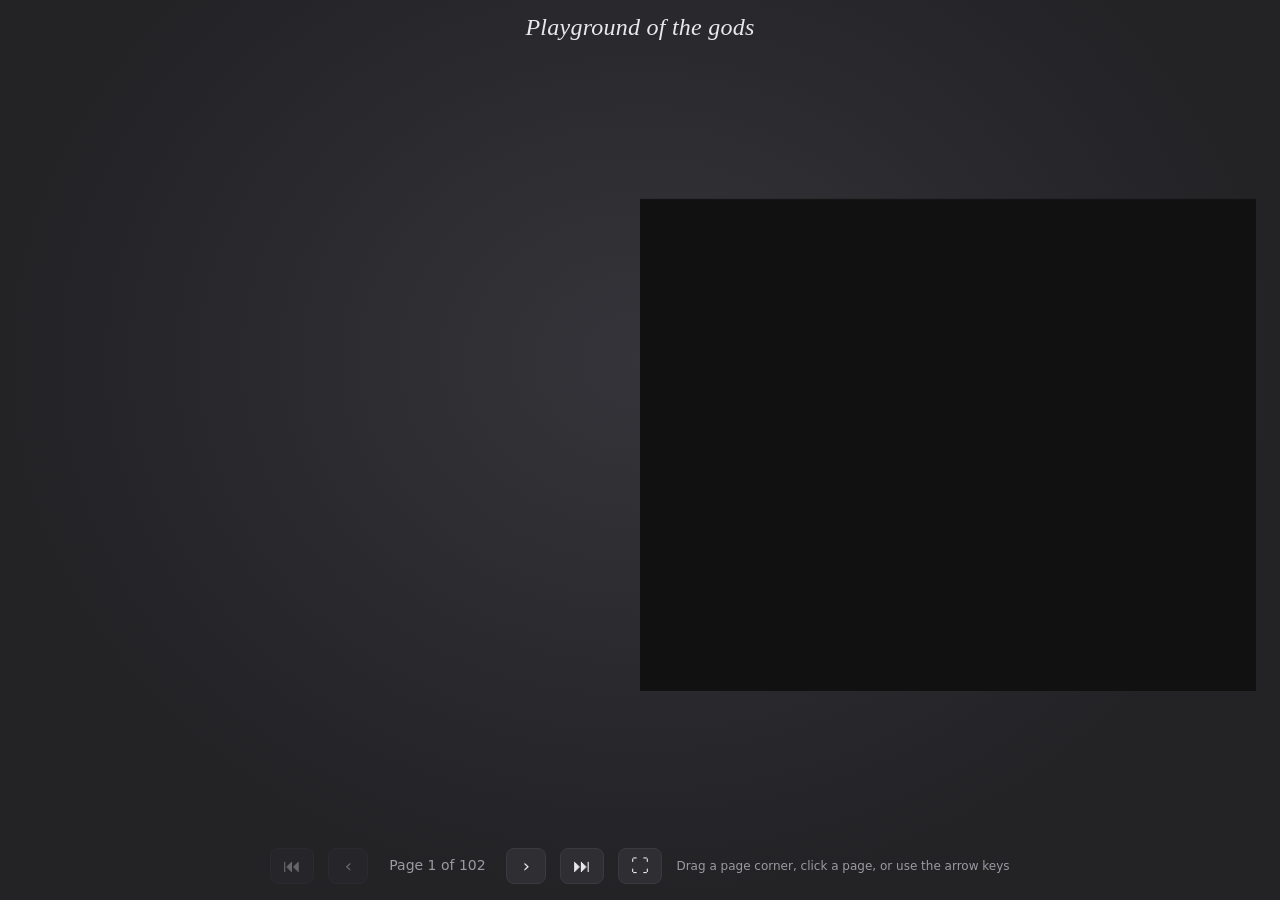
<file: books/playground-of-the-gods/index.html>
<!doctype html>
<html lang="en">
<head>
<meta charset="utf-8">
<meta name="viewport" content="width=device-width, initial-scale=1">
<title>Flip book</title>
<style>
  :root { --bg: #232326; --text: #e9e9ec; --muted: #9a9aa3; --line: #3a3a40; --accent: #c4c8cf; }
  * { box-sizing: border-box; }
  html, body { margin: 0; height: 100%; }
  body { background: radial-gradient(ellipse at 50% 40%, #34343a 0%, var(--bg) 70%); color: var(--text);
    font: 14px/1.4 "Segoe UI", system-ui, -apple-system, sans-serif; display: flex; flex-direction: column; overflow: hidden; }
  header { padding: 14px 20px 0; text-align: center; }
  h1 { margin: 0; font: italic 24px Georgia, "Times New Roman", serif; letter-spacing: .01em; }
  main { flex: 1; min-height: 0; display: flex; align-items: center; justify-content: center; padding: 14px 24px; }
  .page { background: #fff; }
  .page img { width: 100%; height: 100%; display: block; object-fit: cover; user-select: none; -webkit-user-drag: none; }
  nav { display: flex; align-items: center; justify-content: center; gap: 14px; padding: 0 20px 16px; color: var(--muted); }
  button { background: #2e2e33; color: var(--text); border: 1px solid var(--line); border-radius: 8px; height: 36px; min-width: 40px;
    font: inherit; font-size: 18px; cursor: pointer; padding: 0 12px; }
  button:hover { border-color: var(--accent); }
  button:disabled { opacity: .35; cursor: default; }
  #count { min-width: 110px; text-align: center; font-variant-numeric: tabular-nums; }
  .hint { font-size: 12px; }
  @media (max-width: 700px) { h1 { font-size: 19px; } .hint { display: none; } }
</style>
</head>
<body>
<header><h1 id="title"></h1></header>
<main id="stage"><div id="book"></div></main>
<nav>
  <button id="first" title="First page">⏮</button>
  <button id="prev" title="Previous page (←)">‹</button>
  <span id="count"></span>
  <button id="next" title="Next page (→)">›</button>
  <button id="last" title="Last page">⏭</button>
  <button id="fs" title="Fullscreen">⛶</button>
  <span class="hint">Drag a page corner, click a page, or use the arrow keys</span>
</nav>
<script src="page-flip.js"></script>
<script id="flip-data" type="application/json">{"title":"Playground of the gods","width":1750,"height":1400,"pages":["pages/p001.jpg","pages/p002.jpg","pages/p003.jpg","pages/p004.jpg","pages/p005.jpg","pages/p006.jpg","pages/p007.jpg","pages/p008.jpg","pages/p009.jpg","pages/p010.jpg","pages/p011.jpg","pages/p012.jpg","pages/p013.jpg","pages/p014.jpg","pages/p015.jpg","pages/p016.jpg","pages/p017.jpg","pages/p018.jpg","pages/p019.jpg","pages/p020.jpg","pages/p021.jpg","pages/p022.jpg","pages/p023.jpg","pages/p024.jpg","pages/p025.jpg","pages/p026.jpg","pages/p027.jpg","pages/p028.jpg","pages/p029.jpg","pages/p030.jpg","pages/p031.jpg","pages/p032.jpg","pages/p033.jpg","pages/p034.jpg","pages/p035.jpg","pages/p036.jpg","pages/p037.jpg","pages/p038.jpg","pages/p039.jpg","pages/p040.jpg","pages/p041.jpg","pages/p042.jpg","pages/p043.jpg","pages/p044.jpg","pages/p045.jpg","pages/p046.jpg","pages/p047.jpg","pages/p048.jpg","pages/p049.jpg","pages/p050.jpg","pages/p051.jpg","pages/p052.jpg","pages/p053.jpg","pages/p054.jpg","pages/p055.jpg","pages/p056.jpg","pages/p057.jpg","pages/p058.jpg","pages/p059.jpg","pages/p060.jpg","pages/p061.jpg","pages/p062.jpg","pages/p063.jpg","pages/p064.jpg","pages/p065.jpg","pages/p066.jpg","pages/p067.jpg","pages/p068.jpg","pages/p069.jpg","pages/p070.jpg","pages/p071.jpg","pages/p072.jpg","pages/p073.jpg","pages/p074.jpg","pages/p075.jpg","pages/p076.jpg","pages/p077.jpg","pages/p078.jpg","pages/p079.jpg","pages/p080.jpg","pages/p081.jpg","pages/p082.jpg","pages/p083.jpg","pages/p084.jpg","pages/p085.jpg","pages/p086.jpg","pages/p087.jpg","pages/p088.jpg","pages/p089.jpg","pages/p090.jpg","pages/p091.jpg","pages/p092.jpg","pages/p093.jpg","pages/p094.jpg","pages/p095.jpg","pages/p096.jpg","pages/p097.jpg","pages/p098.jpg","pages/p099.jpg","pages/p100.jpg","pages/p101.jpg","pages/p102.jpg"]}</script>
<script>
(function () {
  'use strict';
  var D = JSON.parse(document.getElementById('flip-data').textContent);
  if (!D) return;
  document.title = D.title || 'Flip book';
  document.getElementById('title').textContent = D.title || '';
  var stage = document.getElementById('stage');
  var bookEl = document.getElementById('book');
  function fillPages(el) {
    el.innerHTML = D.pages.map(function (src, i) {
      var hard = i === 0 || i === D.pages.length - 1;
      return '<div class="page"' + (hard ? ' data-density="hard"' : '') + '><img src="' + src + '" alt="" draggable="false"></div>';
    }).join('');
    return el.querySelectorAll('.page');
  }

  // Size the book to fit the window: two pages side by side, or one on narrow screens.
  function fit() {
    var spread = stage.clientWidth > 700;
    var maxW = (stage.clientWidth - 48) / (spread ? 2 : 1);
    var maxH = stage.clientHeight - 28;
    var s = Math.min(maxW / D.width, maxH / D.height, 1.25);
    return { w: Math.floor(D.width * s), h: Math.floor(D.height * s) };
  }
  var size = fit();
  var pf = new St.PageFlip(bookEl, {
    width: size.w, height: size.h, size: 'fixed',
    showCover: true,              // the cover sits alone, like a real book; then two-page spreads
    usePortrait: true,            // one page at a time on narrow screens
    drawShadow: true, maxShadowOpacity: 0.55,
    flippingTime: 850, mobileScrollSupport: false, showPageCorners: true,
  });
  pf.loadFromHTML(fillPages(bookEl));

  var count = document.getElementById('count');
  function update() {
    var i = pf.getCurrentPageIndex(), n = pf.getPageCount();
    var shown = pf.getOrientation() === 'landscape' && i > 0 && i < n - 1 ? (i + 1) + '–' + Math.min(i + 2, n) : String(i + 1);
    count.textContent = 'Page ' + shown + ' of ' + n;
    document.getElementById('prev').disabled = document.getElementById('first').disabled = i === 0;
    document.getElementById('next').disabled = document.getElementById('last').disabled = i >= n - (pf.getOrientation() === 'landscape' ? 2 : 1);
  }
  pf.on('flip', update);
  pf.on('changeOrientation', update);
  update();

  document.getElementById('prev').onclick = function () { pf.flipPrev(); };
  document.getElementById('next').onclick = function () { pf.flipNext(); };
  document.getElementById('first').onclick = function () { pf.turnToPage(0); update(); };
  document.getElementById('last').onclick = function () { pf.turnToPage(pf.getPageCount() - 1); update(); };
  document.getElementById('fs').onclick = function () {
    if (document.fullscreenElement) document.exitFullscreen(); else document.documentElement.requestFullscreen();
  };
  document.addEventListener('keydown', function (e) {
    if (e.key === 'ArrowRight' || e.key === 'PageDown') pf.flipNext();
    if (e.key === 'ArrowLeft' || e.key === 'PageUp') pf.flipPrev();
  });
  // Rebuild at the new size when the window changes.
  var t;
  window.addEventListener('resize', function () {
    clearTimeout(t);
    t = setTimeout(function () {
      var s = fit();
      if (Math.abs(s.w - size.w) < 4) return;
      var at = pf.getCurrentPageIndex();
      size = s;
      pf.destroy();
      var el = document.createElement('div'); el.id = 'book'; stage.appendChild(el); bookEl = el;
      pf = new St.PageFlip(el, { width: s.w, height: s.h, size: 'fixed', showCover: true, usePortrait: true,
        drawShadow: true, maxShadowOpacity: 0.55, flippingTime: 850, mobileScrollSupport: false, showPageCorners: true, startPage: at });
      pf.loadFromHTML(fillPages(el));
      pf.on('flip', update); pf.on('changeOrientation', update); update();
    }, 250);
  });
})();
</script>
</body>
</html>
</file>
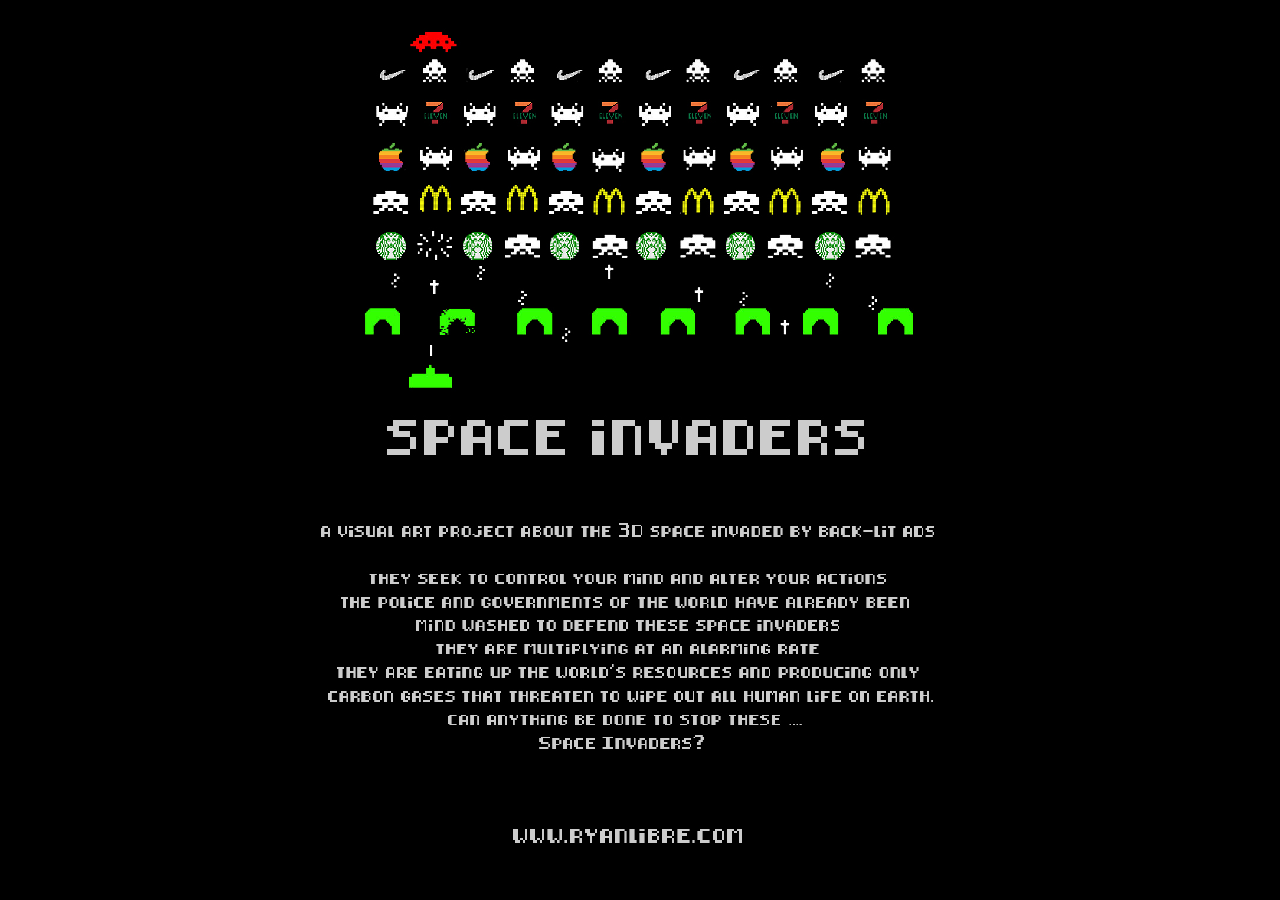
<file: games/space-invaders/index.html>
<!doctype html>
<html lang="en">
<head>
<meta charset="utf-8">
<meta name="viewport" content="width=device-width, initial-scale=1, user-scalable=no">
<title>Space Invaders — Ryan Libre</title>
<link rel="preconnect" href="https://fonts.googleapis.com">
<link href="https://fonts.googleapis.com/css2?family=Silkscreen&display=swap" rel="stylesheet">
<style>
  html, body { margin: 0; height: 100%; background: #000; overflow: hidden; touch-action: none; }
  canvas { display: block; width: 100vw; height: 100vh; image-rendering: pixelated; cursor: none; }
  #touch { position: fixed; inset: auto 0 0 0; display: none; justify-content: space-between; padding: 16px; pointer-events: none; }
  #touch.on { display: flex; }
  #touch button { pointer-events: auto; width: 84px; height: 84px; border-radius: 50%; border: 2px solid #3f3; background: rgba(0,255,0,.08);
    color: #3f3; font: 28px Silkscreen, monospace; -webkit-user-select: none; user-select: none; }
  #touch .grp { display: flex; gap: 16px; }
</style>
</head>
<body>
<canvas id="c"></canvas>
<div id="touch">
  <div class="grp"><button data-k="left">&#9664;</button><button data-k="right">&#9654;</button></div>
  <button data-k="fire">&#9650;</button>
</div>
<script>
(() => {
'use strict';

// ---------- assets: sprites are cropped straight from the poster ----------
const poster = new Image();
poster.src = 'poster.jpg';
const S = {
  ufo:       [211, 54, 79, 34],
  skull:     [232, 100, 40, 39],
  nike:      [160, 118, 43, 18],
  crab:      [153, 174, 54, 40],
  eleven:    [235, 173, 38, 37],
  apple:     [157, 242, 42, 48],
  octopus:   [148, 323, 59, 40],
  mcd:       [374, 313, 53, 46],
  starbucks: [153, 393, 50, 47],
  boom:      [218, 389, 66, 54],
  player:    [208, 618, 74, 39],
};
// formation from the poster: [even column, odd column] per row, top to bottom
const ROWS = [
  ['nike', 'skull'],
  ['crab', 'eleven'],
  ['apple', 'crab'],
  ['octopus', 'mcd'],
  ['starbucks', 'octopus'],
];
const LOGOS = new Set(['nike', 'eleven', 'apple', 'mcd', 'starbucks']);
const POINTS = { skull: 30, crab: 20, octopus: 10, nike: 50, eleven: 50, apple: 50, mcd: 50, starbucks: 50 };

const MANIFESTO = [
  'THEY SEEK TO CONTROL YOUR MIND AND ALTER YOUR ACTIONS',
  'THE POLICE AND GOVERNMENTS OF THE WORLD HAVE ALREADY BEEN MIND WASHED',
  'THEY ARE MULTIPLYING AT AN ALARMING RATE',
  "THEY ARE EATING UP THE WORLD'S RESOURCES",
  'CAN ANYTHING BE DONE TO STOP THESE .... SPACE INVADERS?',
];

// ---------- canvas & scaling ----------
const W = 1200, H = 780;            // game field (same x-scale as the poster)
const PW = 1200, PH = 1525;         // poster
const cv = document.getElementById('c');
const ctx = cv.getContext('2d');
let dpr = 1;
function resize() {
  dpr = window.devicePixelRatio || 1;
  cv.width = Math.round(innerWidth * dpr);
  cv.height = Math.round(innerHeight * dpr);
}
addEventListener('resize', resize); resize();
function fit(w, h) {
  const s = Math.min(cv.width / w, cv.height / h);
  ctx.setTransform(s, 0, 0, s, (cv.width - w * s) / 2, (cv.height - h * s) / 2);
  ctx.imageSmoothingEnabled = false;
}
const FONT = 'Silkscreen, "Courier New", monospace';
function text(str, x, y, size, color = '#ddd', align = 'center') {
  ctx.font = `${size}px ${FONT}`;
  ctx.fillStyle = color; ctx.textAlign = align; ctx.textBaseline = 'middle';
  ctx.fillText(str, x, y);
}
function spr(name, cx, cy, scale = 1) {
  const [sx, sy, sw, sh] = S[name];
  const w = sw * scale, h = sh * scale;
  ctx.drawImage(poster, sx, sy, sw, sh, Math.round(cx - w / 2), Math.round(cy - h / 2), w, h);
}

// ---------- sound (synthesised, no files) ----------
let ac = null, muted = false;
function audio() {
  if (!ac) { try { ac = new (window.AudioContext || window.webkitAudioContext)(); } catch (e) {} }
  if (ac && ac.state === 'suspended') ac.resume();
}
function tone(freq, dur, type = 'square', vol = 0.08, slide = 0) {
  if (!ac || muted) return;
  const t = ac.currentTime, o = ac.createOscillator(), g = ac.createGain();
  o.type = type; o.frequency.setValueAtTime(freq, t);
  if (slide) o.frequency.exponentialRampToValueAtTime(Math.max(20, freq + slide), t + dur);
  g.gain.setValueAtTime(vol, t); g.gain.exponentialRampToValueAtTime(0.0001, t + dur);
  o.connect(g).connect(ac.destination); o.start(t); o.stop(t + dur);
}
function noise(dur, vol = 0.15) {
  if (!ac || muted) return;
  const len = Math.floor(ac.sampleRate * dur), b = ac.createBuffer(1, len, ac.sampleRate), d = b.getChannelData(0);
  for (let i = 0; i < len; i++) d[i] = (Math.random() * 2 - 1) * (1 - i / len);
  const s = ac.createBufferSource(), g = ac.createGain();
  s.buffer = b; g.gain.value = vol; s.connect(g).connect(ac.destination); s.start();
}
const sfx = {
  shoot: () => tone(880, 0.12, 'square', 0.05, -600),
  kill:  () => { noise(0.18, 0.12); tone(300, 0.15, 'sawtooth', 0.05, -250); },
  logo:  () => { noise(0.3, 0.16); tone(600, 0.3, 'square', 0.05, -500); },
  die:   () => { noise(0.9, 0.25); tone(200, 0.9, 'sawtooth', 0.08, -170); },
  step:  i => tone([98, 87, 78, 73][i % 4], 0.09, 'square', 0.09),
  ufo:   () => tone(500 + Math.sin(performance.now() / 60) * 120, 0.06, 'sine', 0.03),
  ufoHit:() => { for (let i = 0; i < 6; i++) setTimeout(() => tone(400 + i * 150, 0.08, 'square', 0.05), i * 60); },
};

// ---------- input: keyboard, touch, gamepad ----------
const keys = { left: false, right: false, fire: false };
let firePressed = false;  // edge-triggered
let lastInput = performance.now();
function press(k, down) {
  if (k === 'fire' && down && !keys.fire) firePressed = true;
  keys[k] = down; lastInput = performance.now();
  if (down) audio();
}
const KEYMAP = { ArrowLeft: 'left', KeyA: 'left', ArrowRight: 'right', KeyD: 'right', Space: 'fire', ArrowUp: 'fire', KeyW: 'fire', Enter: 'fire', KeyZ: 'fire' };
addEventListener('keydown', e => {
  if (KEYMAP[e.code]) { press(KEYMAP[e.code], true); e.preventDefault(); }
  else if (e.code === 'KeyF') toggleFull();
  else if (e.code === 'KeyM') muted = !muted;
  else if (e.code === 'KeyP' || e.code === 'Escape') { if (state === 'play') paused = !paused; }
});
addEventListener('keyup', e => { if (KEYMAP[e.code]) press(KEYMAP[e.code], false); });
function toggleFull() {
  if (document.fullscreenElement) document.exitFullscreen();
  else document.documentElement.requestFullscreen?.().catch(() => {});
}
const touchUI = document.getElementById('touch');
if ('ontouchstart' in window || navigator.maxTouchPoints > 0) touchUI.classList.add('on');
touchUI.querySelectorAll('button').forEach(b => {
  const k = b.dataset.k;
  b.addEventListener('pointerdown', e => { e.preventDefault(); press(k, true); });
  ['pointerup', 'pointerleave', 'pointercancel'].forEach(t => b.addEventListener(t, () => press(k, false)));
});
cv.addEventListener('pointerdown', () => { if (state !== 'play') { firePressed = true; audio(); } });
let padFire = false;
function pollPad() {
  const pads = navigator.getGamepads ? navigator.getGamepads() : [];
  for (const p of pads) {
    if (!p) continue;
    const ax = p.axes[0] || 0;
    const l = ax < -0.4 || p.buttons[14]?.pressed, r = ax > 0.4 || p.buttons[15]?.pressed;
    const f = p.buttons[0]?.pressed || p.buttons[1]?.pressed || p.buttons[9]?.pressed;
    if (l !== keys.left) press('left', l);
    if (r !== keys.right) press('right', r);
    if (f !== padFire) { padFire = f; press('fire', f); }
    return;
  }
}

// ---------- bunkers (destructible, own canvases) ----------
function makeBunker(x) {
  const w = 60, h = 45, c = document.createElement('canvas');
  c.width = w; c.height = h;
  const g = c.getContext('2d');
  g.fillStyle = '#3f3';
  g.beginPath();
  g.moveTo(0, h); g.lineTo(0, 12); g.lineTo(12, 0); g.lineTo(w - 12, 0); g.lineTo(w, 12); g.lineTo(w, h);
  g.lineTo(w - 14, h); g.lineTo(w - 14, 26); g.lineTo(w - 22, 18); g.lineTo(22, 18); g.lineTo(14, 26); g.lineTo(14, h);
  g.closePath(); g.fill();
  return { x, y: 560, w, h, c, g, data: g.getImageData(0, 0, w, h).data };
}
function bunkerSolid(b, px, py) {
  const x = Math.floor(px - b.x), y = Math.floor(py - b.y);
  if (x < 0 || y < 0 || x >= b.w || y >= b.h) return false;
  return b.data[(y * b.w + x) * 4 + 3] > 0;
}
function bunkerHitRect(b, x, y, w, h) {
  for (let yy = y; yy < y + h; yy += 2) for (let xx = x; xx < x + w; xx += 2) if (bunkerSolid(b, xx, yy)) return [xx, yy];
  return null;
}
function bunkerBlast(b, px, py, r) {
  b.g.globalCompositeOperation = 'destination-out';
  for (let i = 0; i < 14; i++) {
    const a = Math.random() * Math.PI * 2, d = Math.random() * r;
    b.g.fillRect(Math.round(px - b.x + Math.cos(a) * d) - 2, Math.round(py - b.y + Math.sin(a) * d) - 2, 4, 4);
  }
  b.g.beginPath(); b.g.arc(px - b.x, py - b.y, r * 0.55, 0, Math.PI * 2); b.g.fill();
  b.g.globalCompositeOperation = 'source-over';
  b.data = b.g.getImageData(0, 0, b.w, b.h).data;
}

// ---------- game state ----------
let state = 'attract';      // attract | play | over
let paused = false;
let score = 0, hi = 0, lives = 3, wave = 1;
try { hi = +localStorage.getItem('libre-si-hi') || 0; } catch (e) {}
let inv, invDir, invStepT, invStepI, invAnim, shots, bombs, booms, bunkers, player, ufo, ufoT, msg, overT, stateT;
const ground = 740;

function newWave() {
  inv = [];
  const drop = Math.min(wave - 1, 6) * 18;
  ROWS.forEach((pair, r) => {
    for (let c = 0; c < 12; c++) {
      const t = pair[c % 2], [, , w, h] = S[t];
      inv.push({ t, x: 180 + c * 74, y: 120 + r * 72 + drop, w, h, alive: true });
    }
  });
  invDir = 1; invStepT = 0; invStepI = 0; invAnim = 0;
  shots = []; bombs = []; booms = [];
  bunkers = [0, 1, 2, 3, 4, 5, 6, 7].map(i => makeBunker(134 + i * 124));
  ufo = null; ufoT = 15 + Math.random() * 10;
}
function startGame() {
  score = 0; lives = 3; wave = 1;
  player = { x: W / 2, y: 690, dead: 0, cool: 0 };
  newWave();
  state = 'play'; paused = false;
  message(MANIFESTO[0], 3);
}
function message(t, d) { msg = { t, d }; }
function gameOver(why) {
  state = 'over'; stateT = 0; overT = why;
  if (score > hi) { hi = score; try { localStorage.setItem('libre-si-hi', hi); } catch (e) {} }
}

// ---------- update ----------
function update(dt) {
  pollPad();
  if (state === 'attract') {
    if (firePressed) startGame();
    firePressed = false; return;
  }
  if (state === 'over') {
    stateT += dt;
    if (stateT > 2 && firePressed) startGame();
    else if (stateT > 15) state = 'attract';
    firePressed = false; return;
  }
  if (paused) { firePressed = false; return; }
  if (msg) { msg.d -= dt; if (msg.d <= 0) msg = null; }

  // player
  if (player.dead > 0) {
    player.dead -= dt;
    if (player.dead <= 0) {
      if (lives <= 0) return gameOver('THE INVADERS HAVE WON');
      player.x = W / 2; bombs = [];
    }
  } else {
    const sp = 380;
    if (keys.left) player.x -= sp * dt;
    if (keys.right) player.x += sp * dt;
    player.x = Math.max(60, Math.min(W - 60, player.x));
    player.cool -= dt;
    if ((firePressed || keys.fire) && shots.length === 0 && player.cool <= 0) {
      shots.push({ x: player.x, y: player.y - 22 }); player.cool = 0.15; sfx.shoot();
    }
  }
  firePressed = false;

  // player shots
  for (const s of shots) {
    s.y -= 900 * dt;
    if (s.y < 40) s.dead = true;
    for (const b of bunkers) if (!s.dead) { const h = bunkerHitRect(b, s.x - 1, s.y, 3, 14); if (h) { bunkerBlast(b, h[0], h[1], 7); s.dead = true; } }
    for (const v of inv) if (!s.dead && v.alive && Math.abs(s.x - v.x) < v.w / 2 && Math.abs(s.y - v.y) < v.h / 2 + 6) {
      v.alive = false; s.dead = true; score += POINTS[v.t];
      booms.push({ x: v.x, y: v.y, t: 0.3, logo: LOGOS.has(v.t) });
      LOGOS.has(v.t) ? sfx.logo() : sfx.kill();
    }
    if (!s.dead && ufo && Math.abs(s.x - ufo.x) < 40 && Math.abs(s.y - ufo.y) < 20) {
      const pts = [50, 100, 150, 300][Math.floor(Math.random() * 4)];
      score += pts; s.dead = true; booms.push({ x: ufo.x, y: ufo.y, t: 1, pts }); ufo = null; sfx.ufoHit();
    }
    for (const b of bombs) if (!s.dead && !b.dead && Math.abs(s.x - b.x) < 8 && Math.abs(s.y - b.y) < 16) { s.dead = b.dead = true; booms.push({ x: b.x, y: b.y, t: 0.15, small: true }); }
  }
  shots = shots.filter(s => !s.dead);

  // formation movement: steps faster as invaders die
  const alive = inv.filter(v => v.alive);
  if (alive.length === 0) {
    wave++; score += 500;
    message(MANIFESTO[(wave - 1) % MANIFESTO.length], 3.5);
    newWave(); return;
  }
  invStepT -= dt;
  if (invStepT <= 0 && player.dead <= 0) {
    const frac = alive.length / inv.length;
    invStepT = Math.max(0.035, (0.05 + 0.75 * frac) * Math.pow(0.92, wave - 1));
    let minX = Infinity, maxX = -Infinity;
    for (const v of alive) { minX = Math.min(minX, v.x - v.w / 2); maxX = Math.max(maxX, v.x + v.w / 2); }
    if ((invDir > 0 && maxX + 12 > W - 20) || (invDir < 0 && minX - 12 < 20)) {
      invDir *= -1; for (const v of alive) v.y += 22;
    } else for (const v of alive) v.x += 12 * invDir;
    invAnim ^= 1; sfx.step(invStepI++);
    for (const v of alive) {
      for (const b of bunkers) if (v.y + v.h / 2 > b.y) bunkerBlast(b, v.x, v.y + v.h / 4, v.w / 2 + 4);
      if (v.y + v.h / 2 >= player.y - 18) return gameOver('THE INVADERS HAVE LANDED');
    }
  }

  // bombs: logos are the main bombers
  const maxBombs = Math.min(3 + wave, 9);
  if (player.dead <= 0 && bombs.length < maxBombs && Math.random() < dt * (1.4 + wave * 0.3)) {
    const cols = new Map();
    for (const v of alive) { const k = Math.round(v.x); if (!cols.has(k) || cols.get(k).y < v.y) cols.set(k, v); }
    const front = [...cols.values()];
    const logos = front.filter(v => LOGOS.has(v.t));
    const near = front.filter(v => Math.abs(v.x - player.x) < 120);
    const pool = Math.random() < 0.7 && logos.length ? logos : (Math.random() < 0.5 && near.length ? near : front);
    const v = pool[Math.floor(Math.random() * pool.length)];
    bombs.push({ x: v.x, y: v.y + v.h / 2, kind: LOGOS.has(v.t) ? 'cross' : 'zig', sp: 260 + Math.random() * 120 + wave * 15, a: 0 });
  }
  for (const b of bombs) {
    b.y += b.sp * dt; b.a += dt;
    if (b.y > ground) { b.dead = true; booms.push({ x: b.x, y: ground - 6, t: 0.15, small: true }); }
    for (const k of bunkers) if (!b.dead) { const h = bunkerHitRect(k, b.x - 3, b.y - 6, 7, 14); if (h) { bunkerBlast(k, h[0], h[1] + 3, 8); b.dead = true; } }
    if (!b.dead && player.dead <= 0 && Math.abs(b.x - player.x) < 34 && b.y > player.y - 14 && b.y < player.y + 22) {
      b.dead = true; lives--; player.dead = 1.6; shots = []; sfx.die();
    }
  }
  bombs = bombs.filter(b => !b.dead);

  // mystery ship
  ufoT -= dt;
  if (!ufo && ufoT <= 0 && alive.length > 6) {
    const dir = Math.random() < 0.5 ? 1 : -1;
    ufo = { x: dir > 0 ? -50 : W + 50, y: 72, dir };
    ufoT = 20 + Math.random() * 12;
  }
  if (ufo) { ufo.x += ufo.dir * 160 * dt; sfx.ufo(); if (ufo.x < -60 || ufo.x > W + 60) ufo = null; }

  for (const b of booms) b.t -= dt;
  booms = booms.filter(b => b.t > 0);
}

// ---------- draw ----------
function drawBomb(b) {
  ctx.fillStyle = '#fff';
  if (b.kind === 'cross') {        // the poster's dagger-cross
    ctx.fillRect(b.x - 1, b.y - 10, 3, 22);
    ctx.fillRect(b.x - 6, b.y - 5, 13, 3);
  } else {                         // zig-zag squiggle
    const ph = Math.floor(b.a * 12) % 2;
    for (let i = 0; i < 5; i++) ctx.fillRect(b.x - 3 + (((i + ph) % 2) ? 4 : 0), b.y - 10 + i * 4, 3, 3);
  }
}
function draw(now) {
  ctx.setTransform(1, 0, 0, 1, 0, 0);
  ctx.fillStyle = '#000'; ctx.fillRect(0, 0, cv.width, cv.height);
  if (!poster.complete || !poster.naturalWidth) return;

  if (state === 'attract') {
    fit(PW, PH);
    ctx.drawImage(poster, 0, 0);
    ctx.fillStyle = '#000'; ctx.fillRect(0, 1300, PW, 80);
    if (Math.floor(now / 500) % 2) text('PRESS FIRE TO PLAY', PW / 2, 1335, 40, '#3f3');
    if (hi) text(`HI-SCORE ${hi}`, PW / 2, 1490, 26, '#888');
    return;
  }

  fit(W, H);
  // HUD
  text(`SCORE ${String(score).padStart(5, '0')}`, 30, 30, 28, '#ddd', 'left');
  text(`HI ${String(Math.max(hi, score)).padStart(5, '0')}`, W / 2, 30, 28, '#ddd');
  text(`WAVE ${wave}`, W - 30, 30, 28, '#ddd', 'right');

  if (ufo) spr('ufo', ufo.x, ufo.y);
  const bob = invAnim ? 2 : 0;
  for (const v of inv) if (v.alive) spr(v.t, v.x, v.y + (LOGOS.has(v.t) ? -bob : bob));
  for (const b of bunkers) ctx.drawImage(b.c, b.x, b.y);
  for (const b of booms) {
    if (b.pts) text(String(b.pts), b.x, b.y, 26, '#f33');
    else if (b.small) { ctx.fillStyle = '#fff'; for (let i = 0; i < 6; i++) ctx.fillRect(b.x - 6 + Math.random() * 12, b.y - 6 + Math.random() * 12, 3, 3); }
    else spr('boom', b.x, b.y, b.logo ? 1.1 : 0.9);
  }
  ctx.fillStyle = '#fff';
  for (const s of shots) ctx.fillRect(s.x - 1, s.y, 4, 16);
  for (const b of bombs) drawBomb(b);

  if (player.dead > 0) {
    if (Math.floor(now / 90) % 2) {
      ctx.fillStyle = '#3f3';
      for (let i = 0; i < 18; i++) ctx.fillRect(player.x - 36 + Math.random() * 72, player.y - 10 + Math.random() * 30, 5, 4);
    }
  } else spr('player', player.x, player.y);

  ctx.fillStyle = '#3f3'; ctx.fillRect(0, ground, W, 3);
  text(String(Math.max(lives, 0)), 30, 762, 26, '#ddd', 'left');
  for (let i = 0; i < lives - 1; i++) spr('player', 110 + i * 70, 762, 0.6);
  text('RYANLIBRE.COM', W - 30, 762, 20, '#666', 'right');

  if (msg) {
    ctx.fillStyle = 'rgba(0,0,0,.75)'; ctx.fillRect(0, 470, W, 60);
    text(msg.t, W / 2, 500, msg.t.length > 50 ? 22 : 28, '#ddd');
  }
  if (paused) { ctx.fillStyle = 'rgba(0,0,0,.6)'; ctx.fillRect(0, 0, W, H); text('PAUSED', W / 2, H / 2, 56); }
  if (state === 'over') {
    ctx.fillStyle = 'rgba(0,0,0,.7)'; ctx.fillRect(0, 0, W, H);
    text('GAME OVER', W / 2, 300, 72, '#f33');
    text(overT, W / 2, 380, 30);
    text(`SCORE ${score}`, W / 2, 440, 32, '#3f3');
    if (score >= hi && score > 0) text('NEW HI-SCORE', W / 2, 490, 26, '#ff0');
    if (stateT > 2 && Math.floor(now / 500) % 2) text('PRESS FIRE TO PLAY AGAIN', W / 2, 580, 30, '#3f3');
  }
}

// ---------- loop ----------
let last = performance.now();
function frame(now) {
  const dt = Math.min(0.05, (now - last) / 1000); last = now;
  update(dt); draw(now);
  requestAnimationFrame(frame);
}
requestAnimationFrame(frame);
})();
</script>
</body>
</html>
</file>
<file: css/style.css>
:root {
  --bg: #0f1115;
  --surface: #171a21;
  --surface-hover: #1e222b;
  --border: #2a2f3a;
  --text: #e8eaed;
  --text-dim: #9aa2b1;
  --accent: #ffffff;
  --accent-text: #0f1115;
  --radius: 10px;
  --max-width: 1320px;
  --sidebar-width: 220px;
}

@media (prefers-color-scheme: light) {
  :root {
    --bg: #f7f8fa;
    --surface: #ffffff;
    --surface-hover: #f0f2f5;
    --border: #e1e4e9;
    --text: #1a1d23;
    --text-dim: #5c6370;
    --accent: #111318;
    --accent-text: #ffffff;
  }
}

* { box-sizing: border-box; }

body {
  margin: 0;
  background: var(--bg);
  color: var(--text);
  font-family: "Special Elite", "Courier New", monospace;
  line-height: 1.5;
  overflow-x: hidden; /* .location-map uses a 100vw full-bleed trick */
}

button {
  font-family: inherit;
}

.wrap {
  max-width: var(--max-width);
  margin: 0 auto;
  padding: 0 6px;
}

.site-header {
  padding: 14px 0 10px;
}

.site-header-inner {
  display: flex;
  justify-content: space-between;
  align-items: flex-start;
  gap: 16px;
}

.site-title {
  margin: 0 0 2px;
  font-size: 2rem;
  font-weight: 700;
}

.site-subtitle {
  margin: 0;
  color: var(--text-dim);
}

.site-links {
  flex-shrink: 0;
  padding-top: 4px;
}

.site-links a {
  color: var(--accent);
  text-decoration: none;
  margin-left: 16px;
  font-weight: 500;
}

.site-links a:first-child {
  margin-left: 0;
}

.site-links a:hover { text-decoration: underline; }

.bio-link {
  font-size: 1.05rem;
  font-weight: 700;
}

.bio-link.active {
  text-decoration: underline;
}

.site-title-link {
  color: inherit;
  text-decoration: none;
}

.layout {
  display: grid;
  grid-template-columns: var(--sidebar-width) 1fr;
  gap: 32px;
  align-items: start;
  padding-top: 28px;
}

.sidebar {
  position: sticky;
  top: 28px;
}

.sidebar-title {
  margin: 0 0 12px;
  font-size: 0.75rem;
  font-weight: 600;
  letter-spacing: 0.06em;
  text-transform: uppercase;
  color: var(--text-dim);
}

.tag-list {
  display: flex;
  flex-direction: row;
  flex-wrap: wrap;
  align-items: flex-start;
  gap: 4px 0;
}

.tag-row {
  display: inline-flex;
  align-items: center;
  width: auto;
  gap: 1px;
}

.tag-row:not(:last-child)::after {
  content: "·";
  color: var(--text-dim);
  margin: 0 8px;
}

.tag-btn {
  border: none;
  background: transparent;
  color: var(--text-dim);
  padding: 2px 0;
  font-size: 0.9rem;
  cursor: pointer;
  width: auto;
  text-align: left;
  transition: color 0.15s;
}

.tag-btn:hover {
  color: var(--text);
  text-decoration: underline;
}

.tag-btn.active {
  color: var(--accent);
  font-weight: 600;
  text-decoration: underline;
}

.tag-remove {
  border: none;
  background: transparent;
  color: var(--text-dim);
  cursor: pointer;
  font-size: 1rem;
  line-height: 1;
  padding: 4px 6px;
  border-radius: 6px;
  flex-shrink: 0;
}

.tag-remove:hover {
  background: var(--surface-hover);
  color: var(--text);
}

.add-btn {
  margin-top: 10px;
  border: 1px dashed var(--border);
  background: transparent;
  color: var(--text-dim);
  padding: 7px 10px;
  border-radius: 6px;
  font-size: 0.85rem;
  cursor: pointer;
  width: 100%;
  text-align: left;
}

.add-btn:hover {
  border-color: var(--accent);
  color: var(--accent);
}

.content-toolbar {
  display: flex;
  justify-content: flex-end;
  padding: 4px 0 4px;
}

.content-toolbar .add-btn {
  width: auto;
}

.category-intro {
  margin-bottom: 20px;
}

@keyframes category-intro-fade {
  from {
    opacity: 0;
    transform: translateY(4px);
  }
  to {
    opacity: 1;
    transform: translateY(0);
  }
}

.category-intro.fade-in {
  animation: category-intro-fade 3s ease;
}

.category-intro-header {
  display: flex;
  align-items: baseline;
  gap: 12px;
  margin: 0 0 6px;
}

.category-intro-header .category-intro-title {
  margin: 0;
}

.category-intro-title {
  margin: 0 0 6px;
  font-size: 1.15rem;
  color: var(--accent);
}

.category-subtags {
  display: flex;
  flex-wrap: wrap;
  align-items: center;
  margin: 0 0 12px;
}

.subtag-row:not(:last-child)::after {
  content: "·";
  color: var(--text-dim);
  margin: 0 8px;
}

.subtag-btn {
  border: none;
  background: transparent;
  color: var(--accent);
  font-family: inherit;
  font-size: 0.85rem;
  cursor: pointer;
  padding: 0;
}

.subtag-btn:hover {
  text-decoration: underline;
}

.subtag-btn.active {
  font-weight: 600;
  text-decoration: underline;
}

.category-intro-text {
  color: var(--text-dim);
  font-size: 0.92rem;
  line-height: 1.7;
}

.category-intro-text p:first-child { margin-top: 0; }
.category-intro-text p:last-child { margin-bottom: 0; }

.project-grid {
  display: grid;
  grid-template-columns: repeat(auto-fill, minmax(220px, 1fr));
  gap: 16px;
  padding-bottom: 48px;
}

@media (min-width: 900px) {
  .project-grid {
    grid-template-columns: repeat(3, 1fr);
  }
}

@media (max-width: 720px) {
  .layout {
    grid-template-columns: 1fr;
  }

  .sidebar {
    position: static;
  }
}

.project-card {
  position: relative;
  background: var(--surface);
  border: 1px solid var(--border);
  border-radius: var(--radius);
  padding: 18px 20px;
  display: flex;
  flex-direction: column;
  gap: 10px;
  transition: transform 0.15s, border-color 0.15s;
}

.project-card-clickable {
  cursor: pointer;
}

.project-card:hover {
  border-color: var(--accent);
}

.project-media {
  position: relative;
  margin: -18px -20px 0;
  border-radius: var(--radius) var(--radius) 0 0;
  overflow: hidden;
  background: var(--surface-hover);
}

.project-media img {
  display: block;
  width: 100%;
  aspect-ratio: 4 / 3;
  object-fit: cover;
}

/* For logos/wordmarks that shouldn't be cropped to fill the grid box —
   set a post's `imageFit: "contain"` to opt in. */
.project-media-contain {
  background: #fff;
}

.project-media-contain img {
  object-fit: contain;
  padding: 20px;
  box-sizing: border-box;
}

/* Same idea, but for white/light logos meant for a dark backing —
   set `imageFit: "contain-dark"`. */
.project-media-contain-dark {
  background: #14150f;
}

.project-media-contain-dark img {
  object-fit: contain;
  padding: 20px;
  box-sizing: border-box;
}

/* Grayscale-on-browse, full color on hover — grid cards only, not the
   cover photo on a post's own page (post.html uses .post-cover, not
   nested inside .project-card). */
.project-card .project-media img {
  filter: grayscale(100%);
  transition: filter 1.2s ease;
}

.project-card:hover .project-media img {
  filter: grayscale(0%);
}

/* "Steal this idea" posts render as a lined index card instead of a photo —
   experimental alt-format, CSS-drawn (no image asset). */
.index-card {
  position: relative;
  margin: -18px -20px 0;
  aspect-ratio: 4 / 3;
  background: #fafaf7;
  overflow: hidden;
  display: flex;
  flex-direction: column;
  padding: 16px 18px 10px;
  color: #2b2b28;
  font-family: "Special Elite", monospace;
  box-shadow: inset 0 0 0 1px rgba(0, 0, 0, 0.06);
}

.index-card-title {
  font-size: 0.95rem;
  font-weight: 700;
  text-align: center;
  padding-bottom: 10px;
  color: #1c1c1a;
  line-height: 1.3rem;
  min-height: 2.6rem; /* reserves space for 2 lines so every card's red line lands at the same spot, whether the title wraps or not */
  display: flex;
  align-items: center;
  justify-content: center;
}

.index-card-red-line {
  height: 2px;
  background: #b33a2e;
  margin: 0 -18px 12px;
  flex-shrink: 0;
}

.index-card-body {
  height: 132px; /* exactly 6 ruled lines at 22px — a flexible height would
                    cut the last line off partway, since it rarely lands on
                    an exact multiple of the line spacing */
  background-image: repeating-linear-gradient(
    to bottom,
    transparent 0,
    transparent 20px,
    #6f93c4 20px,
    #6f93c4 22px
  );
  font-size: 0.78rem;
  line-height: 22px;
  overflow: hidden;
  color: #2b2b28;
}

.idea-action-row {
  display: flex;
  gap: 8px;
  margin: 2px 0 4px;
}

.idea-action-btn {
  flex: 1;
  text-align: center;
  padding: 6px 8px;
  border-radius: 6px;
  font-size: 0.75rem;
  font-weight: 600;
  text-decoration: none;
  border: 1px solid;
  background: transparent;
  font-family: inherit;
  cursor: pointer;
}

.idea-action-btn.steal,
.idea-action-btn.support {
  color: #5c6370;
  border-color: #b7bcc5;
}

.idea-action-btn:hover {
  opacity: 0.75;
}

.steal-support-details {
  display: flex;
  flex-direction: column;
  gap: 8px;
  margin: 4px 0 8px;
}

.steal-support-detail-block {
  border-left: 3px solid;
  padding: 4px 10px;
  font-size: 0.8rem;
}

.steal-support-detail-block h4 {
  margin: 0 0 2px;
  font-size: 0.72rem;
  text-transform: uppercase;
  letter-spacing: 0.04em;
}

.steal-support-detail-block p {
  margin: 0;
  opacity: 0.85;
}

.steal-support-detail-block.steal {
  border-color: #b33a2e;
}

.steal-support-detail-block.support {
  border-color: #3a6ea5;
}

.steal-support-section {
  display: flex;
  flex-direction: column;
  gap: 6px;
  padding: 10px 12px;
  margin: 4px 0;
  border: 1px dashed rgba(0, 0, 0, 0.2);
  border-radius: 6px;
}

.steal-support-section textarea {
  width: 100%;
  box-sizing: border-box;
}

.change-photo-btn,
.reset-photo-btn {
  position: absolute;
  bottom: 8px;
  border: none;
  border-radius: 999px;
  padding: 5px 12px;
  font-size: 0.7rem;
  font-family: inherit;
  cursor: pointer;
  background: rgba(0, 0, 0, 0.55);
  color: #fff;
}

.change-photo-btn {
  right: 8px;
}

.reset-photo-btn {
  left: 8px;
}

.change-photo-btn:hover,
.reset-photo-btn:hover {
  background: rgba(0, 0, 0, 0.75);
}

.project-card-header {
  display: flex;
  align-items: center;
  gap: 8px;
}

.project-card h2 {
  margin: 0;
  font-size: 1.1rem;
}

.draft-badge {
  font-size: 0.65rem;
  text-transform: uppercase;
  letter-spacing: 0.04em;
  color: var(--text-dim);
  border: 1px solid var(--border);
  border-radius: 999px;
  padding: 2px 8px;
}

.featured-badge {
  font-size: 0.65rem;
  text-transform: uppercase;
  letter-spacing: 0.04em;
  color: var(--text-dim);
}

.featured-badge-corner {
  position: absolute;
  bottom: 14px;
  right: 16px;
}

.btn-text-remove {
  align-self: flex-start;
  border: none;
  background: transparent;
  color: var(--text-dim);
  font-size: 0.75rem;
  cursor: pointer;
  padding: 0;
  text-decoration: underline;
}

.btn-text-remove:hover {
  color: var(--text);
}

.project-card h2 a {
  color: var(--text);
  text-decoration: none;
}

.project-card h2 a:hover {
  color: var(--accent);
}

.project-meta {
  font-size: 0.75rem;
  color: var(--text-dim);
}

.project-tags {
  display: flex;
  flex-wrap: wrap;
  gap: 6px;
}

.tag {
  font-size: 0.7rem;
  color: var(--accent);
  background: color-mix(in srgb, var(--accent) 15%, transparent);
  padding: 2px 9px;
  border-radius: 999px;
  text-decoration: none;
}

.tag-link:hover {
  text-decoration: underline;
}

.card-link-row {
  display: flex;
  gap: 16px;
}

.view-post-link {
  align-self: flex-start;
  color: var(--accent);
  font-size: 0.8rem;
  text-decoration: none;
  background: none;
  border: none;
  cursor: pointer;
  font-family: inherit;
  padding: 0;
}

.view-post-link:hover {
  text-decoration: underline;
}

.project-description {
  font-size: 0.9rem;
  color: var(--text-dim);
}

.project-description p:first-child { margin-top: 0; }
.project-description p:last-child { margin-bottom: 0; }
.project-description ul { margin: 8px 0; padding-left: 20px; }
.project-description code {
  background: var(--surface-hover);
  padding: 1px 5px;
  border-radius: 4px;
  font-size: 0.85em;
}

.empty-state {
  text-align: center;
  color: var(--text-dim);
  padding: 40px 0;
}

.site-footer {
  border-top: 1px solid var(--border);
  padding: 24px 0 40px;
  color: var(--text-dim);
  font-size: 0.8rem;
}

.tag-map-section {
  border-top: 1px solid var(--border);
  padding: 32px 20px 8px;
}

.section-title {
  margin: 0 0 6px;
  font-size: 1.3rem;
}

.section-hint {
  margin: 0 0 12px;
  color: var(--text-dim);
  font-size: 0.85rem;
}

.tag-map {
  overflow-x: auto;
}

.tag-map-section-hover {
  padding-top: 8px;
  opacity: 0.06;
  transition: opacity 0.35s ease;
}

.tag-map-section-hover:hover,
.tag-map-section-hover:focus-within {
  opacity: 1;
}

.tag-map-svg {
  display: block;
  width: 100%;
  max-width: 760px;
  height: auto;
  margin: 0 auto;
}

.tag-edge {
  stroke: var(--border);
  stroke-width: var(--edge-w, 1.5);
  opacity: 0.55;
  transition: stroke 0.15s, opacity 0.15s;
}

.tag-edge.active {
  stroke: var(--accent);
  opacity: 0.9;
}

.tag-node {
  cursor: pointer;
}

.tag-node circle {
  fill: var(--surface);
  stroke: var(--border);
  stroke-width: 1.5;
  transition: fill 0.15s, stroke 0.15s;
}

.tag-node:hover circle,
.tag-node:focus-visible circle {
  stroke: var(--accent);
}

.tag-node.active circle {
  fill: var(--accent);
  stroke: var(--accent);
}

.tag-node text {
  fill: var(--text-dim);
  font-size: 13px;
  font-family: "Special Elite", monospace;
  pointer-events: none;
}

.tag-node.active text {
  fill: var(--text);
}

.tag-node:focus-visible {
  outline: none;
}

.location-map-section {
  border-top: 1px solid var(--border);
  padding-top: 32px;
}

.location-map-section .wrap {
  padding-bottom: 8px;
}

.map-zoom-controls {
  display: flex;
  gap: 6px;
  margin: 10px 0 4px;
}

.map-zoom-btn {
  border: 1px solid var(--border);
  background: transparent;
  color: var(--text-dim);
  font-family: inherit;
  font-size: 0.8rem;
  padding: 4px 10px;
  border-radius: 999px;
  cursor: pointer;
}

.map-zoom-btn:hover {
  color: var(--text);
  border-color: var(--accent);
}

.map-zoom-btn.active {
  background: var(--accent);
  color: var(--accent-text);
  border-color: var(--accent);
  font-weight: 600;
}

.location-map {
  /* Full-bleed: break out of the centered .wrap column to span the full
     viewport width, edge to edge, regardless of ancestor max-width. */
  width: 100vw;
  position: relative;
  left: 50%;
  right: 50%;
  margin-left: -50vw;
  margin-right: -50vw;
  margin-bottom: 20px;
}

.location-map-inner {
  position: relative;
  width: 100%;
  aspect-ratio: 441 / 168;
  background: #000;
  overflow: auto; /* pan around when zoomed in past 25% */
}

.location-map-crop {
  position: relative;
  width: 100%; /* set inline per zoom level (100%/200%/300%/400%) */
  aspect-ratio: 441 / 168; /* same ratio at every zoom, so the crop line stays fixed */
  overflow: hidden; /* the image's natural height is taller than this — permanently hides everything south of Indonesia regardless of zoom/scroll */
}

.location-map-img {
  display: block;
  width: 100%;
  height: auto;
}

.location-map-inner.pinning .location-map-crop {
  cursor: crosshair;
}

.city-pin-remove {
  border: none;
  background: transparent;
  color: var(--text-dim);
  font-family: inherit;
  font-size: inherit;
  text-decoration: underline;
  cursor: pointer;
  padding: 0;
}

.city-pin-remove:hover {
  color: var(--text);
}

.location-pins-overlay {
  position: absolute;
  inset: 0;
}

.location-pin {
  position: absolute;
  transform: translate(-50%, -50%);
  display: flex;
  flex-direction: column;
  align-items: center;
  gap: 2px;
}

.location-pin-dot {
  display: block;
  border-radius: 50%;
  background: #ef4444;
  opacity: 0.9;
  border: 1px solid rgba(255, 255, 255, 0.7);
}

.location-pin-label {
  order: -1;
  font-size: 10px;
  font-family: "Special Elite", monospace;
  color: #fff;
  background: rgba(0, 0, 0, 0.6);
  padding: 1px 5px;
  border-radius: 3px;
  white-space: nowrap;
}

.timeline-title {
  margin-top: 28px;
}

.timeline-legend {
  display: flex;
  flex-wrap: wrap;
  gap: 4px 14px;
  margin: 0 0 14px;
}

.timeline-legend-item {
  display: inline-flex;
  align-items: center;
  gap: 6px;
  font-size: 0.8rem;
  color: var(--text-dim);
}

.timeline-legend-swatch {
  display: inline-block;
  width: 10px;
  height: 10px;
  border-radius: 50%;
  flex-shrink: 0;
}

.timeline {
  overflow-x: auto;
}

.timeline-svg {
  display: block;
  height: auto;
}

.timeline-axis {
  stroke: var(--border);
  stroke-width: 1.5;
}

.timeline-tick {
  stroke: var(--border);
  stroke-width: 1;
}

.timeline-tick-label {
  fill: var(--text-dim);
  font-size: 11px;
  font-family: "Special Elite", monospace;
}

.timeline-dot-link {
  cursor: pointer;
}

.timeline-dot {
  fill: var(--dot-color, var(--accent));
  stroke: var(--surface);
  stroke-width: 1.5;
  transition: fill 0.15s;
}

.timeline-dot-link:hover .timeline-dot {
  fill: var(--text);
}

.dialog {
  border: 1px solid var(--border);
  border-radius: var(--radius);
  background: var(--surface);
  color: var(--text);
  padding: 22px 24px;
  width: min(420px, calc(100vw - 40px));
}

.dialog::backdrop {
  background: rgba(0, 0, 0, 0.5);
}

.dialog h3 {
  margin: 0 0 16px;
}

.dialog-form {
  display: flex;
  flex-direction: column;
  gap: 4px;
}

.dialog-form label {
  font-size: 0.8rem;
  color: var(--text-dim);
  margin-top: 10px;
}

.dialog-form input,
.dialog-form textarea {
  background: var(--bg);
  border: 1px solid var(--border);
  color: var(--text);
  border-radius: 6px;
  padding: 8px 10px;
  font: inherit;
  font-size: 0.9rem;
  width: 100%;
}

.dialog-form textarea {
  resize: vertical;
}

.featured-check-label {
  display: flex;
  align-items: center;
  gap: 8px;
  margin-top: 14px;
  font-size: 0.85rem;
  color: var(--text);
  cursor: pointer;
}

.featured-check-label input[type="checkbox"] {
  width: auto;
  accent-color: var(--accent);
}

.tag-checklist {
  display: flex;
  flex-wrap: wrap;
  gap: 6px;
  max-height: 150px;
  overflow-y: auto;
  padding: 2px;
}

.tag-checklist label {
  display: flex;
  align-items: center;
  gap: 5px;
  margin: 0;
  font-size: 0.8rem;
  color: var(--text);
  background: var(--surface-hover);
  border: 1px solid var(--border);
  padding: 4px 10px;
  border-radius: 999px;
  cursor: pointer;
}

.tag-checklist input[type="checkbox"] {
  margin: 0;
  accent-color: var(--accent);
}

.dialog-actions {
  display: flex;
  justify-content: flex-end;
  gap: 8px;
  margin-top: 18px;
}

.btn-primary,
.btn-secondary {
  border-radius: 6px;
  padding: 7px 16px;
  font-size: 0.85rem;
  cursor: pointer;
  border: 1px solid transparent;
}

.btn-primary {
  background: var(--accent);
  color: var(--accent-text);
  border-color: var(--accent);
}

.btn-secondary {
  background: transparent;
  color: var(--text-dim);
  border-color: var(--border);
}

.btn-secondary:hover {
  color: var(--text);
}

.generated-code {
  margin-top: 16px;
  padding-top: 16px;
  border-top: 1px solid var(--border);
}

.generated-code p {
  font-size: 0.8rem;
  color: var(--text-dim);
  margin: 0 0 8px;
}

.generated-code textarea {
  width: 100%;
  background: var(--bg);
  border: 1px solid var(--border);
  color: var(--text);
  border-radius: 6px;
  padding: 8px 10px;
  font-family: ui-monospace, SFMono-Regular, Menlo, Consolas, monospace;
  font-size: 0.78rem;
  resize: vertical;
}

/* Post detail page (post.html) */

.post-page {
  max-width: 720px;
  padding-top: 8px;
  padding-bottom: 56px;
}

.post-header-row {
  flex-wrap: wrap;
  align-items: baseline;
  gap: 4px 14px;
  margin-bottom: 8px;
}

.post-title {
  margin: 0;
  font-size: 1.8rem;
}

.post-page .project-tags {
  margin: 0;
}

.post-page > .view-post-link {
  display: inline-block;
  margin-bottom: 4px;
}

.post-cover {
  margin: 20px 0;
  border-radius: var(--radius);
}

.post-cover img {
  aspect-ratio: auto;
  height: auto;
  object-fit: contain;
}

.post-external-link {
  display: inline-block;
  color: var(--accent);
  font-weight: 600;
  text-decoration: none;
}

.post-external-link:hover {
  text-decoration: underline;
}

.post-embed {
  margin: 24px 0;
}

.post-embed iframe {
  display: block;
  width: 100%;
  aspect-ratio: 4 / 3;
  border: 0;
  background: #000;
  margin-bottom: 8px;
}

.post-description {
  font-size: 1rem;
  line-height: 1.75;
  margin: 20px 0;
}

.post-gallery {
  border-top: 1px solid var(--border);
  padding-top: 24px;
  margin-top: 24px;
}

.gallery-grid {
  display: grid;
  grid-template-columns: repeat(auto-fill, minmax(150px, 1fr));
  gap: 10px;
  margin: 14px 0;
}

.gallery-item {
  position: relative;
  margin: 0;
  border-radius: 8px;
  overflow: hidden;
  background: var(--surface-hover);
}

.gallery-item img {
  display: block;
  width: 100%;
  aspect-ratio: 1 / 1;
  object-fit: cover;
}

.photo-picker-upload-label {
  display: inline-block;
  cursor: pointer;
  margin-bottom: 10px;
}

.media-pool-grid-selectable .media-pool-item img {
  cursor: pointer;
}

.media-pool-grid-selectable .media-pool-item img:hover {
  outline: 2px solid var(--accent);
  outline-offset: -2px;
}

.gallery-item-selectable img {
  cursor: pointer;
}

.gallery-item-selectable img:hover {
  outline: 2px solid var(--accent);
  outline-offset: -2px;
}

.gallery-item-selectable.active-in-cover img {
  outline: 2px solid var(--accent);
  outline-offset: -2px;
}

.media-pool-builtin-badge {
  position: absolute;
  bottom: 6px;
  left: 6px;
  font-size: 0.65rem;
  padding: 2px 6px;
  border-radius: 4px;
  background: rgba(0, 0, 0, 0.6);
  color: #fff;
}

.gallery-grid-flash {
  grid-template-columns: repeat(auto-fill, minmax(64px, 1fr));
  gap: 4px;
}

.gallery-grid-flash .gallery-item img {
  cursor: pointer;
}

.flash-overlay {
  position: fixed;
  inset: 0;
  background: rgba(0, 0, 0, 0.94);
  display: flex;
  align-items: center;
  justify-content: center;
  opacity: 0;
  pointer-events: none;
  transition: opacity 0.35s ease;
  z-index: 1000;
  cursor: pointer;
}

.flash-overlay.visible {
  opacity: 1;
  pointer-events: auto;
}

.flash-overlay img {
  max-width: 92vw;
  max-height: 92vh;
  object-fit: contain;
}

.flash-overlay:not(.flash-overlay-text) .flash-overlay-text-content {
  display: none;
}

.flash-overlay.flash-overlay-text img {
  display: none;
}

.flash-nav {
  position: absolute;
  top: 0;
  bottom: 0;
  width: 15%;
  min-width: 48px;
  max-width: 120px;
  border: none;
  background: transparent;
  color: #fff;
  font-size: 2.5rem;
  line-height: 1;
  opacity: 0.18;
  cursor: pointer;
  transition: opacity 0.2s ease, background 0.2s ease;
}

.flash-nav:hover {
  opacity: 0.85;
  background: rgba(255, 255, 255, 0.05);
}

.flash-nav-prev {
  left: 0;
  text-align: left;
  padding-left: 12px;
}

.flash-nav-next {
  right: 0;
  text-align: right;
  padding-right: 12px;
}

.flash-overlay.flash-nav-hidden .flash-nav {
  display: none;
}

.flash-overlay-text-content {
  max-width: 640px;
  padding: 0 24px;
  color: #fff;
  font-size: 1.15rem;
  line-height: 1.6;
  text-align: center;
}

.gallery-item-intro {
  display: flex;
  align-items: center;
  justify-content: center;
  aspect-ratio: 1 / 1;
  cursor: pointer;
  background: var(--surface-hover);
  border: 1px dashed var(--border);
  font-size: 0.7rem;
  letter-spacing: 0.04em;
  text-transform: uppercase;
  color: var(--text-dim);
}

.gallery-item-intro:hover {
  outline: 2px solid var(--accent);
  outline-offset: -2px;
}

.gallery-remove {
  position: absolute;
  bottom: 6px;
  right: 6px;
  left: auto;
}

.post-not-found {
  padding: 60px 0;
  text-align: center;
  color: var(--text-dim);
}

.post-not-found a {
  color: var(--accent);
}

/* Featured cards can be dragged to reorder */
.featured-draggable { cursor: grab; }
.featured-draggable.dragging { opacity: 0.4; }
.featured-draggable.drag-over { outline: 2px dashed currentColor; outline-offset: 4px; }

/* Labelled break between a category's posts and a sub-group listed below them */
.grid-group-break {
  grid-column: 1 / -1;
  margin-top: 1.5rem;
  padding-top: 1rem;
  border-top: 1px solid currentColor;
}
.grid-group-title { margin: 0 0 0.25rem; }
.grid-group-note { margin: 0; opacity: 0.7; }

/* Films view: show each poster whole, at its own proportions (no crop) */
.project-media-full img {
  aspect-ratio: auto;
  height: auto;
  object-fit: contain;
}

/* Gallery photos can be dragged to reorder */
.gallery-draggable { cursor: grab; }
.gallery-draggable.dragging { opacity: 0.4; }
.gallery-draggable.drag-over { outline: 2px dashed currentColor; outline-offset: 3px; }

/* Splash intro (js/splash.js): square stage, white on black */
html.splash-active { overflow: hidden; }
#splash {
  position: fixed;
  inset: 0;
  z-index: 9999;
  background: #000;
  display: flex;
  align-items: center;
  justify-content: center;
  transition: opacity 0.8s ease;
  --s: min(100vw, 100vh);
}
#splash.splash-out { opacity: 0; pointer-events: none; }
.splash-stage {
  position: relative;
  width: var(--s);
  height: var(--s);
  background: #000;
  color: #fff;
  overflow: hidden;
  display: flex;
  align-items: center;
  justify-content: center;
}
.splash-img {
  position: absolute;
  inset: 0;
  width: 100%;
  height: 100%;
  object-fit: cover;
  filter: grayscale(100%) contrast(1.1) brightness(0.8);
}
.splash-text {
  position: relative;
  width: 100%;
  padding: 0 6%;
  box-sizing: border-box;
  text-align: center;
  color: #fff;
  font-family: "Special Elite", ui-monospace, monospace;
  text-shadow: 0 0 calc(var(--s) * 0.03) rgba(0, 0, 0, 0.8);
}
.splash-word { font-size: calc(var(--s) * 0.115); line-height: 1.1; overflow-wrap: anywhere; }
.splash-title { font-size: calc(var(--s) * 0.15); line-height: 1.05; }
.splash-sub { display: block; margin-top: 0.4em; font-size: 0.3em; opacity: 0.75; }
.splash-list { font-size: calc(var(--s) * 0.037); line-height: 1.9; text-align: center; padding: 0 3%; white-space: nowrap; }
.splash-list .off { visibility: hidden; }
.splash-list .dot { opacity: 0.6; }
.splash-skip {
  position: absolute;
  top: 14px;
  right: 16px;
  background: none;
  border: 1px solid rgba(255, 255, 255, 0.5);
  color: #fff;
  font: inherit;
  font-size: 0.85rem;
  padding: 4px 12px;
  border-radius: 999px;
  cursor: pointer;
}
.splash-skip:hover { background: rgba(255, 255, 255, 0.15); }

/* Splash: word/title fade in and out (duration set inline by js/splash.js) */
@keyframes splash-fade {
  0% { opacity: 0; }
  25% { opacity: 1; }
  75% { opacity: 1; }
  100% { opacity: 0; }
}

/* Splash: photo fades, and the progress ring */
@keyframes splash-photo-in { from { opacity: 0; } to { opacity: 1; } }
@keyframes splash-photo-out { from { opacity: 1; } to { opacity: 0; } }
.splash-ring {
  position: absolute;
  left: 50%;
  bottom: 18px;
  width: 34px;
  height: 34px;
  transform: translateX(-50%);
  pointer-events: none;
}
.splash-ring svg { width: 100%; height: 100%; transform: rotate(-90deg); }
.splash-ring circle { fill: none; stroke-width: 2.5; }
.splash-ring-track { stroke: rgba(255, 255, 255, 0.2); }
.splash-ring-left {
  stroke: #fff;
  stroke-linecap: round;
  stroke-dasharray: 106.8;
  animation: splash-ring-drain linear forwards;
}
@keyframes splash-ring-drain { from { stroke-dashoffset: 0; } to { stroke-dashoffset: 106.8; } }

/* Splash closing recap: one clear line per item */
.splash-recap { font-size: calc(var(--s) * 0.05); line-height: 1.55; text-align: center; padding: 0 5%; white-space: nowrap; }
.splash-recap .off { visibility: hidden; }

/* Splash layers: photos and text start invisible; js/splash.js fades them with opacity transitions */
.splash-img { opacity: 0; }
.splash-text { opacity: 0; z-index: 2; }

/* YouTube video under a post's cover (post "youtube" field) */
.post-video { margin: 20px 0; }
.post-video iframe {
  display: block;
  width: 100%;
  aspect-ratio: 1012 / 480;
  border: 0;
  background: #000;
  border-radius: var(--radius);
}

/* Owner-only controls: hidden for visitors, shown when the owner switch is on (see ?owner=1) */
html:not(.owner) .admin-only { display: none !important; }

.photo-size-row { display: flex; align-items: center; gap: 8px; flex-wrap: wrap; margin: 8px 0 12px; }
.photo-size-row select { font: inherit; }

/* Links inside descriptions: pure white on the dark theme (dark on the light theme so they stay readable) */
.post-description a,
.project-description a {
  color: #ffffff;
  text-decoration: underline;
  text-underline-offset: 2px;
}
@media (prefers-color-scheme: light) {
  .post-description a,
  .project-description a { color: #111318; }
}
</file>
